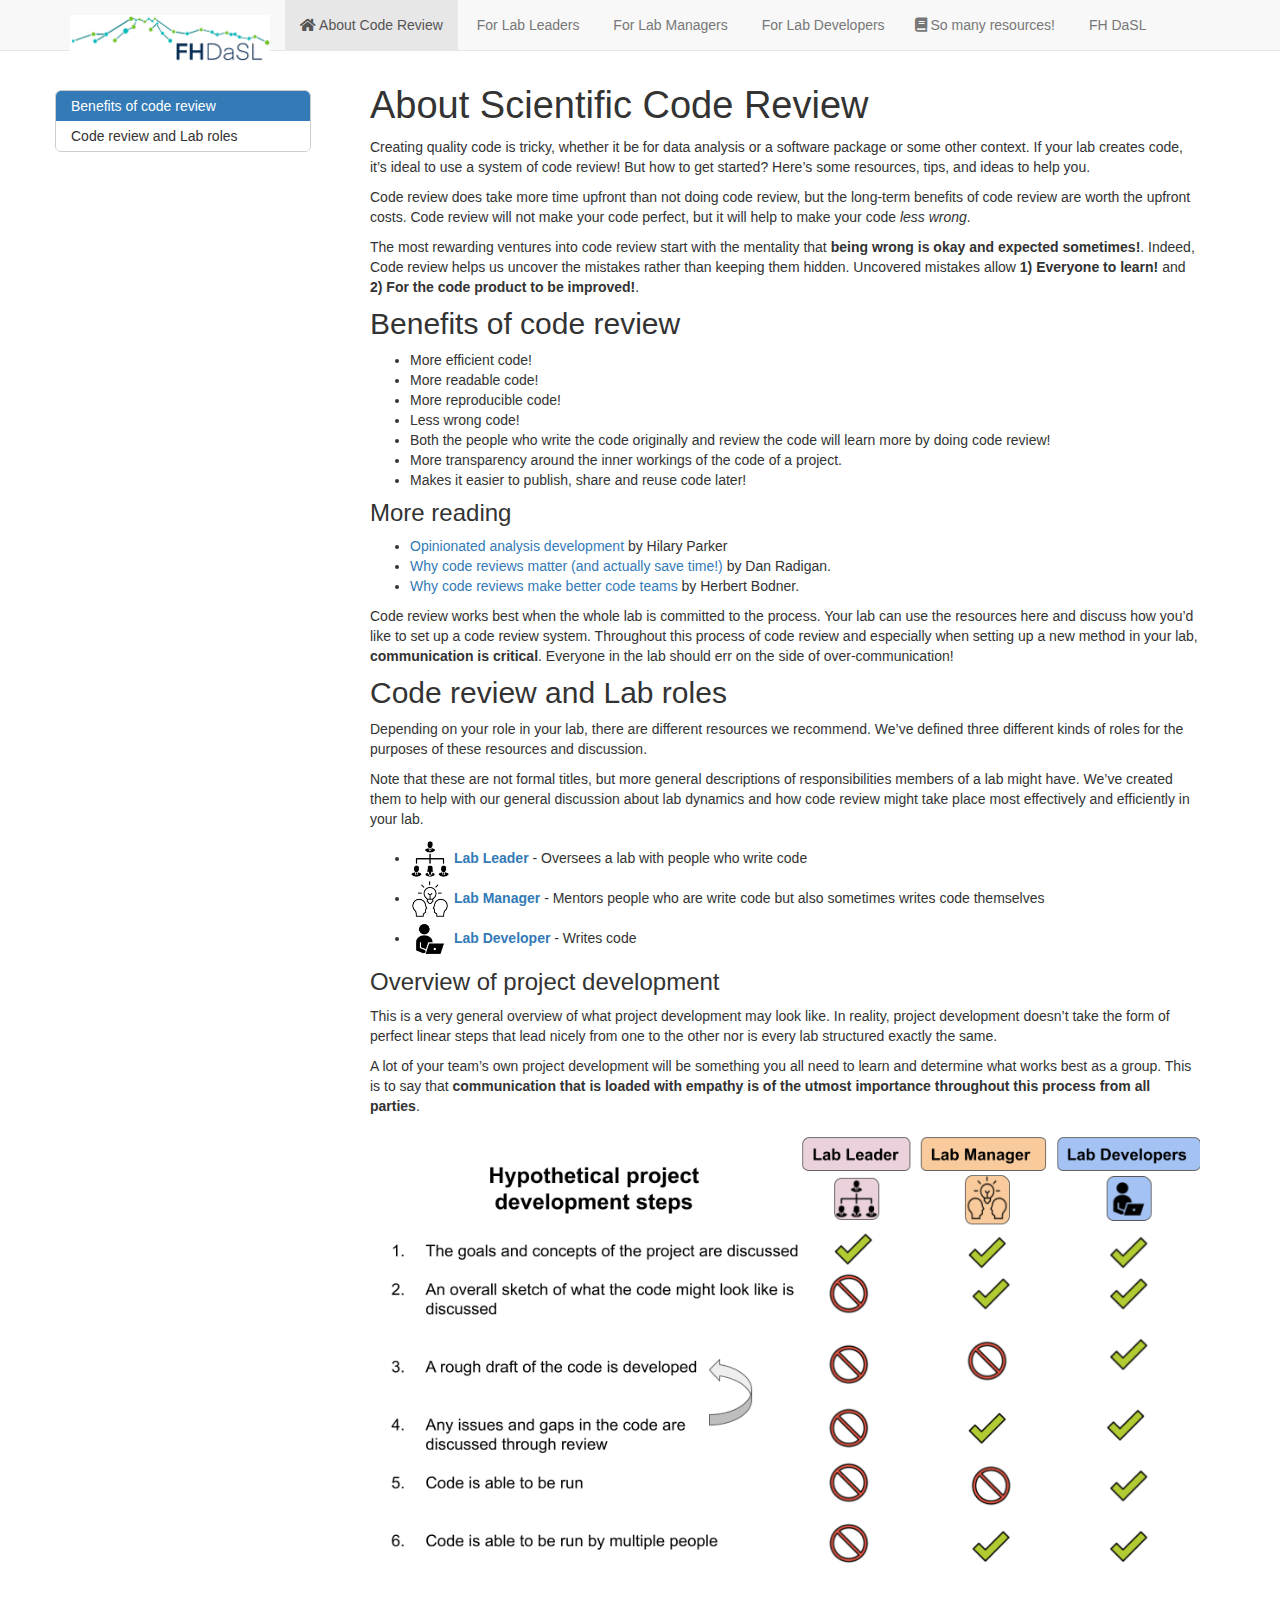
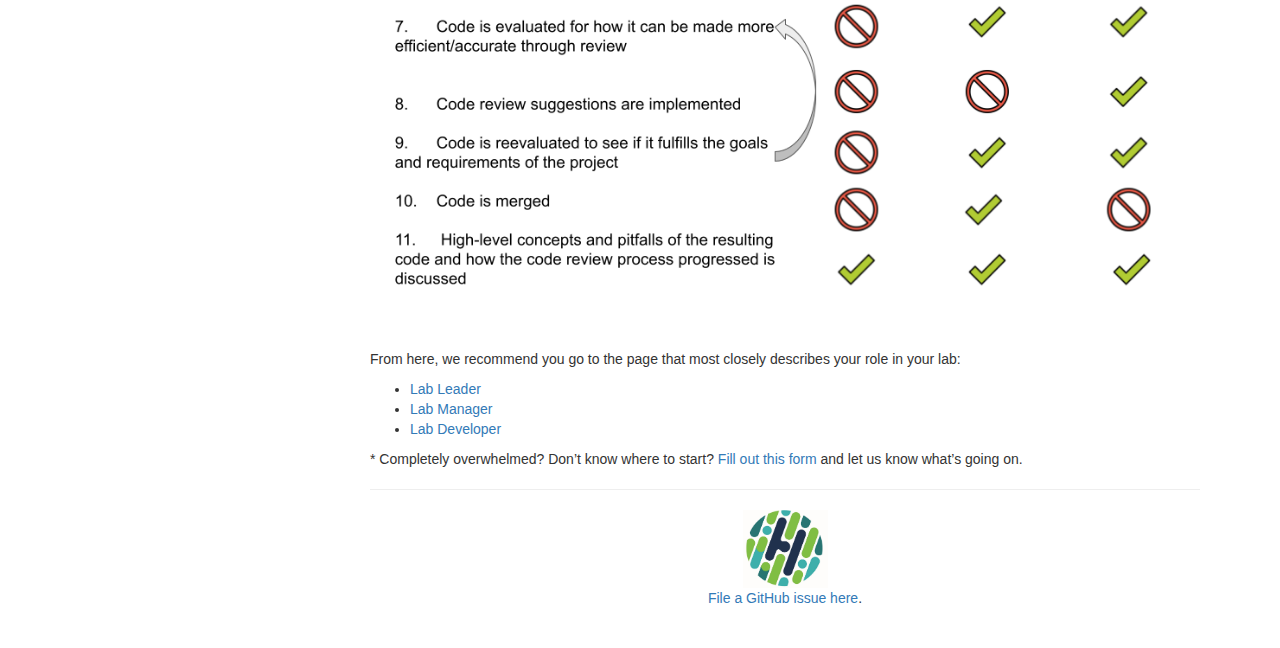
<file: index.html>
<!DOCTYPE html>

<html>

<head>

<meta charset="utf-8" />
<meta name="generator" content="pandoc" />
<meta http-equiv="X-UA-Compatible" content="IE=EDGE" />




<title>About Scientific Code Review</title>

<script src="site_libs/header-attrs-2.10/header-attrs.js"></script>
<script src="site_libs/jquery-1.11.3/jquery.min.js"></script>
<meta name="viewport" content="width=device-width, initial-scale=1" />
<link href="site_libs/bootstrap-3.3.5/css/bootstrap.min.css" rel="stylesheet" />
<script src="site_libs/bootstrap-3.3.5/js/bootstrap.min.js"></script>
<script src="site_libs/bootstrap-3.3.5/shim/html5shiv.min.js"></script>
<script src="site_libs/bootstrap-3.3.5/shim/respond.min.js"></script>
<style>h1 {font-size: 34px;}
       h1.title {font-size: 38px;}
       h2 {font-size: 30px;}
       h3 {font-size: 24px;}
       h4 {font-size: 18px;}
       h5 {font-size: 16px;}
       h6 {font-size: 12px;}
       code {color: inherit; background-color: rgba(0, 0, 0, 0.04);}
       pre:not([class]) { background-color: white }</style>
<script src="site_libs/jqueryui-1.11.4/jquery-ui.min.js"></script>
<link href="site_libs/tocify-1.9.1/jquery.tocify.css" rel="stylesheet" />
<script src="site_libs/tocify-1.9.1/jquery.tocify.js"></script>
<script src="site_libs/navigation-1.1/tabsets.js"></script>
<link href="site_libs/highlightjs-9.12.0/default.css" rel="stylesheet" />
<script src="site_libs/highlightjs-9.12.0/highlight.js"></script>
<link href="site_libs/font-awesome-5.1.0/css/all.css" rel="stylesheet" />
<link href="site_libs/font-awesome-5.1.0/css/v4-shims.css" rel="stylesheet" />
<link rel="shortcut icon" href="https://github.com/FredHutch/data/raw/main/resources/images/favicon.ico" />
 <!--- go to https://favicon.io/favicon-converter/ to upload an image to make a new favicon.io. You will need to replace the current favicon.io image with the one in the downloaded directory from the website. The current image is in the resources/images/ directory --->

<style type="text/css">
  code{white-space: pre-wrap;}
  span.smallcaps{font-variant: small-caps;}
  span.underline{text-decoration: underline;}
  div.column{display: inline-block; vertical-align: top; width: 50%;}
  div.hanging-indent{margin-left: 1.5em; text-indent: -1.5em;}
  ul.task-list{list-style: none;}
    </style>

<style type="text/css">code{white-space: pre;}</style>
<script type="text/javascript">
if (window.hljs) {
  hljs.configure({languages: []});
  hljs.initHighlightingOnLoad();
  if (document.readyState && document.readyState === "complete") {
    window.setTimeout(function() { hljs.initHighlighting(); }, 0);
  }
}
</script>





<link rel="stylesheet" href="style.css" type="text/css" />



<style type = "text/css">
.main-container {
  max-width: 940px;
  margin-left: auto;
  margin-right: auto;
}
img {
  max-width:100%;
}
.tabbed-pane {
  padding-top: 12px;
}
.html-widget {
  margin-bottom: 20px;
}
button.code-folding-btn:focus {
  outline: none;
}
summary {
  display: list-item;
}
pre code {
  padding: 0;
}
</style>


<style type="text/css">
.dropdown-submenu {
  position: relative;
}
.dropdown-submenu>.dropdown-menu {
  top: 0;
  left: 100%;
  margin-top: -6px;
  margin-left: -1px;
  border-radius: 0 6px 6px 6px;
}
.dropdown-submenu:hover>.dropdown-menu {
  display: block;
}
.dropdown-submenu>a:after {
  display: block;
  content: " ";
  float: right;
  width: 0;
  height: 0;
  border-color: transparent;
  border-style: solid;
  border-width: 5px 0 5px 5px;
  border-left-color: #cccccc;
  margin-top: 5px;
  margin-right: -10px;
}
.dropdown-submenu:hover>a:after {
  border-left-color: #adb5bd;
}
.dropdown-submenu.pull-left {
  float: none;
}
.dropdown-submenu.pull-left>.dropdown-menu {
  left: -100%;
  margin-left: 10px;
  border-radius: 6px 0 6px 6px;
}
</style>

<script type="text/javascript">
// manage active state of menu based on current page
$(document).ready(function () {
  // active menu anchor
  href = window.location.pathname
  href = href.substr(href.lastIndexOf('/') + 1)
  if (href === "")
    href = "index.html";
  var menuAnchor = $('a[href="' + href + '"]');

  // mark it active
  menuAnchor.tab('show');

  // if it's got a parent navbar menu mark it active as well
  menuAnchor.closest('li.dropdown').addClass('active');

  // Navbar adjustments
  var navHeight = $(".navbar").first().height() + 15;
  var style = document.createElement('style');
  var pt = "padding-top: " + navHeight + "px; ";
  var mt = "margin-top: -" + navHeight + "px; ";
  var css = "";
  // offset scroll position for anchor links (for fixed navbar)
  for (var i = 1; i <= 6; i++) {
    css += ".section h" + i + "{ " + pt + mt + "}\n";
  }
  style.innerHTML = "body {" + pt + "padding-bottom: 40px; }\n" + css;
  document.head.appendChild(style);
});
</script>

<!-- tabsets -->

<style type="text/css">
.tabset-dropdown > .nav-tabs {
  display: inline-table;
  max-height: 500px;
  min-height: 44px;
  overflow-y: auto;
  border: 1px solid #ddd;
  border-radius: 4px;
}

.tabset-dropdown > .nav-tabs > li.active:before {
  content: "";
  font-family: 'Glyphicons Halflings';
  display: inline-block;
  padding: 10px;
  border-right: 1px solid #ddd;
}

.tabset-dropdown > .nav-tabs.nav-tabs-open > li.active:before {
  content: "&#xe258;";
  border: none;
}

.tabset-dropdown > .nav-tabs.nav-tabs-open:before {
  content: "";
  font-family: 'Glyphicons Halflings';
  display: inline-block;
  padding: 10px;
  border-right: 1px solid #ddd;
}

.tabset-dropdown > .nav-tabs > li.active {
  display: block;
}

.tabset-dropdown > .nav-tabs > li > a,
.tabset-dropdown > .nav-tabs > li > a:focus,
.tabset-dropdown > .nav-tabs > li > a:hover {
  border: none;
  display: inline-block;
  border-radius: 4px;
  background-color: transparent;
}

.tabset-dropdown > .nav-tabs.nav-tabs-open > li {
  display: block;
  float: none;
}

.tabset-dropdown > .nav-tabs > li {
  display: none;
}
</style>

<!-- code folding -->



<style type="text/css">

#TOC {
  margin: 25px 0px 20px 0px;
}
@media (max-width: 768px) {
#TOC {
  position: relative;
  width: 100%;
}
}

@media print {
.toc-content {
  /* see https://github.com/w3c/csswg-drafts/issues/4434 */
  float: right;
}
}

.toc-content {
  padding-left: 30px;
  padding-right: 40px;
}

div.main-container {
  max-width: 1200px;
}

div.tocify {
  width: 20%;
  max-width: 260px;
  max-height: 85%;
}

@media (min-width: 768px) and (max-width: 991px) {
  div.tocify {
    width: 25%;
  }
}

@media (max-width: 767px) {
  div.tocify {
    width: 100%;
    max-width: none;
  }
}

.tocify ul, .tocify li {
  line-height: 20px;
}

.tocify-subheader .tocify-item {
  font-size: 0.90em;
}

.tocify .list-group-item {
  border-radius: 0px;
}


</style>



</head>

<body>


<div class="container-fluid main-container">


<!-- setup 3col/9col grid for toc_float and main content  -->
<div class="row">
<div class="col-xs-12 col-sm-4 col-md-3">
<div id="TOC" class="tocify">
</div>
</div>

<div class="toc-content col-xs-12 col-sm-8 col-md-9">




<div class="navbar navbar-default  navbar-fixed-top" role="navigation">
  <div class="container">
    <div class="navbar-header">
      <button type="button" class="navbar-toggle collapsed" data-toggle="collapse" data-target="#navbar">
        <span class="icon-bar"></span>
        <span class="icon-bar"></span>
        <span class="icon-bar"></span>
      </button>
      <a class="navbar-brand" href="index.html"><img src='images/fhdasl-brothers.png' width = '200px'/></a>
    </div>
    <div id="navbar" class="navbar-collapse collapse">
      <ul class="nav navbar-nav">
        <li>
  <a href="index.html">
    <span class="fa fa-home"></span>
     
    About Code Review
  </a>
</li>
<li>
  <a href="lab_leaders.html">
    <span class="fa fa-person-chalkboard"></span>
     
    For Lab Leaders
  </a>
</li>
<li>
  <a href="lab_managers.html">
    <span class="fa fa-users-between-lines"></span>
     
    For Lab Managers
  </a>
</li>
<li>
  <a href="lab_developers.html">
    <span class="fa fa-users-gear"></span>
     
    For Lab Developers
  </a>
</li>
<li>
  <a href="more_resources.html">
    <span class="fa fa-book"></span>
     
    So many resources!
  </a>
</li>
<li>
  <a href="https://hutchdatascience.org">
    <span class="fa fa-code-merge"></span>
     
    FH DaSL
  </a>
</li>
      </ul>
      <ul class="nav navbar-nav navbar-right">
        
      </ul>
    </div><!--/.nav-collapse -->
  </div><!--/.container -->
</div><!--/.navbar -->

<div id="header">



<h1 class="title toc-ignore">About Scientific Code Review</h1>

</div>


<p>Creating quality code is tricky, whether it be for data analysis or a software package or some other context. If your lab creates code, it’s ideal to use a system of code review! But how to get started? Here’s some resources, tips, and ideas to help you.</p>
<p>Code review does take more time upfront than not doing code review, but the long-term benefits of code review are worth the upfront costs. Code review will not make your code perfect, but it will help to make your code <em>less wrong</em>.</p>
<p>The most rewarding ventures into code review start with the mentality that <strong>being wrong is okay and expected sometimes!</strong>. Indeed, Code review helps us uncover the mistakes rather than keeping them hidden. Uncovered mistakes allow <strong>1) Everyone to learn!</strong> and <strong>2) For the code product to be improved!</strong>.</p>
<div id="benefits-of-code-review" class="section level2">
<h2>Benefits of code review</h2>
<ul>
<li>More efficient code!</li>
<li>More readable code!</li>
<li>More reproducible code!</li>
<li>Less wrong code!</li>
<li>Both the people who write the code originally and review the code will learn more by doing code review!</li>
<li>More transparency around the inner workings of the code of a project.</li>
<li>Makes it easier to publish, share and reuse code later!</li>
</ul>
<div id="more-reading" class="section level3">
<h3>More reading</h3>
<ul>
<li><a href="https://doi.org/10.7287/peerj.preprints.3210v1">Opinionated analysis development</a> by Hilary Parker</li>
<li><a href="https://www.atlassian.com/agile/software-development/code-reviews">Why code reviews matter (and actually save time!)</a> by Dan Radigan.</li>
<li><a href="https://simpleprogrammer.com/why-code-reviews-make-better-code-teams/">Why code reviews make better code teams</a> by Herbert Bodner.</li>
</ul>
<p>Code review works best when the whole lab is committed to the process. Your lab can use the resources here and discuss how you’d like to set up a code review system. Throughout this process of code review and especially when setting up a new method in your lab, <strong>communication is critical</strong>. Everyone in the lab should err on the side of over-communication!</p>
</div>
</div>
<div id="code-review-and-lab-roles" class="section level2">
<h2>Code review and Lab roles</h2>
<p>Depending on your role in your lab, there are different resources we recommend. We’ve defined three different kinds of roles for the purposes of these resources and discussion.</p>
<p>Note that these are not formal titles, but more general descriptions of responsibilities members of a lab might have. We’ve created them to help with our general discussion about lab dynamics and how code review might take place most effectively and efficiently in your lab.</p>
<ul>
<li><img src='resources/images/leader.png' width = '40px'> <a href="#resources-for-lab-leaders"><strong>Lab Leader</strong></a> - Oversees a lab with people who write code</li>
<li><img src='resources/images/manager.png' width = '40px'> <a href="#resources-for-lab-managers"><strong>Lab Manager</strong></a> - Mentors people who are write code but also sometimes writes code themselves</li>
<li><img src='resources/images/developer.png' width = '40px'> <a href="#resources-for-lab-developers"><strong>Lab Developer</strong></a> - Writes code</li>
</ul>
<div id="overview-of-project-development" class="section level3">
<h3>Overview of project development</h3>
<p>This is a very general overview of what project development may look like. In reality, project development doesn’t take the form of perfect linear steps that lead nicely from one to the other nor is every lab structured exactly the same.</p>
<p>A lot of your team’s own project development will be something you all need to learn and determine what works best as a group. This is to say that <strong>communication that is loaded with empathy is of the utmost importance throughout this process from all parties</strong>.</p>
<p><img src="resources/images/lab_roles_2.png" /> <img src="resources/images/lab_roles_3.png" /></p>
<p>From here, we recommend you go to the page that most closely describes your role in your lab:</p>
<ul>
<li><a href="lab_leaders.html">Lab Leader</a></li>
<li><a href="lab_managers.html">Lab Manager</a></li>
<li><a href="lab_developers.html">Lab Developer</a></li>
</ul>
<p>* Completely overwhelmed? Don’t know where to start? <a href="https://forms.gle/8WkKbbpjg6AXTuMW7">Fill out this form</a> and let us know what’s going on.</p>
</div>
</div>

<hr>
<center>
  <div class="footer">
    <img src="resources/images/FredHutch_v_tag_4col_cmyk.jpg" width=85>
    <br>
    <a href="https://github.com/jhudsl/OTTR_Template/issues/new/choose">File a GitHub issue here</a>.
  </div>
</center>


</div>
</div>

</div>

<script>

// add bootstrap table styles to pandoc tables
function bootstrapStylePandocTables() {
  $('tr.odd').parent('tbody').parent('table').addClass('table table-condensed');
}
$(document).ready(function () {
  bootstrapStylePandocTables();
});


</script>

<!-- tabsets -->

<script>
$(document).ready(function () {
  window.buildTabsets("TOC");
});

$(document).ready(function () {
  $('.tabset-dropdown > .nav-tabs > li').click(function () {
    $(this).parent().toggleClass('nav-tabs-open');
  });
});
</script>

<!-- code folding -->

<script>
$(document).ready(function ()  {

    // temporarily add toc-ignore selector to headers for the consistency with Pandoc
    $('.unlisted.unnumbered').addClass('toc-ignore')

    // move toc-ignore selectors from section div to header
    $('div.section.toc-ignore')
        .removeClass('toc-ignore')
        .children('h1,h2,h3,h4,h5').addClass('toc-ignore');

    // establish options
    var options = {
      selectors: "h1,h2,h3",
      theme: "bootstrap3",
      context: '.toc-content',
      hashGenerator: function (text) {
        return text.replace(/[.\\/?&!#<>]/g, '').replace(/\s/g, '_');
      },
      ignoreSelector: ".toc-ignore",
      scrollTo: 0
    };
    options.showAndHide = true;
    options.smoothScroll = true;

    // tocify
    var toc = $("#TOC").tocify(options).data("toc-tocify");
});
</script>

<!-- dynamically load mathjax for compatibility with self-contained -->
<script>
  (function () {
    var script = document.createElement("script");
    script.type = "text/javascript";
    script.src  = "https://mathjax.rstudio.com/latest/MathJax.js?config=TeX-AMS-MML_HTMLorMML";
    document.getElementsByTagName("head")[0].appendChild(script);
  })();
</script>

</body>
</html>
</file>
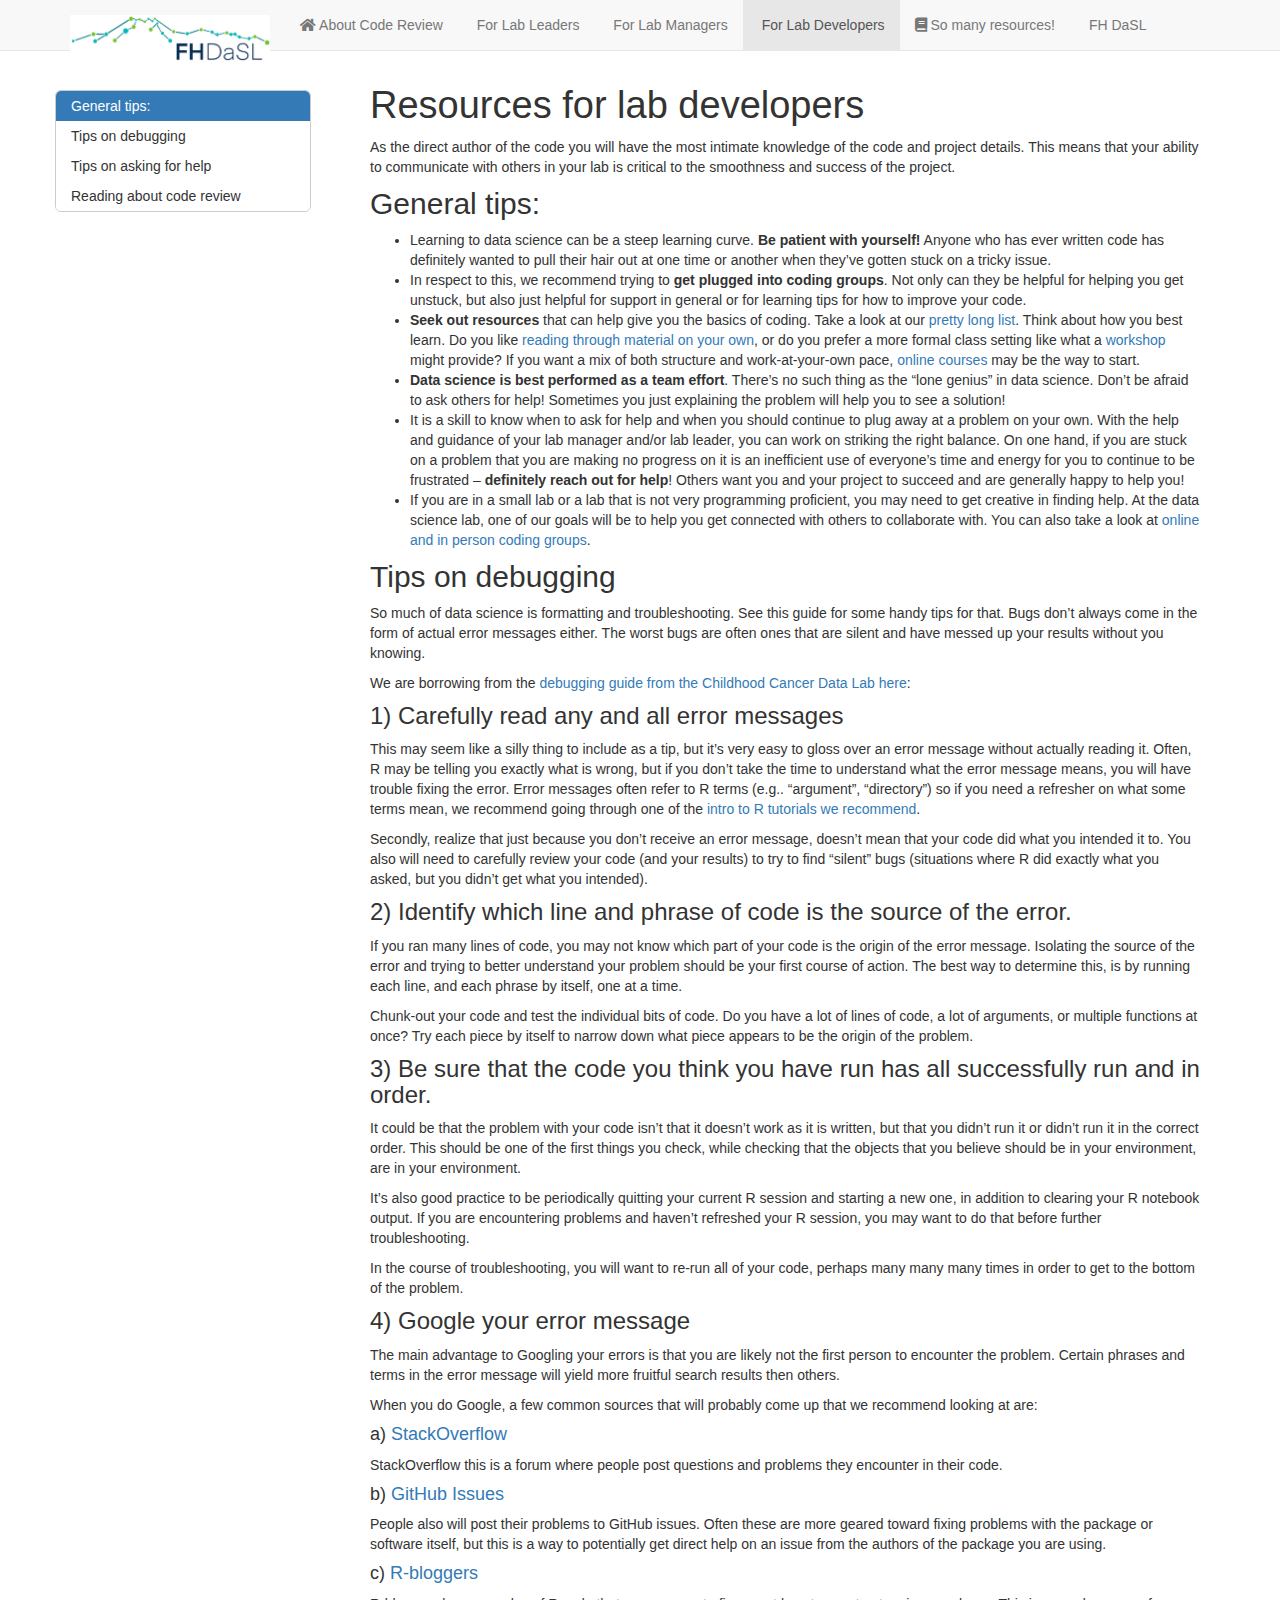
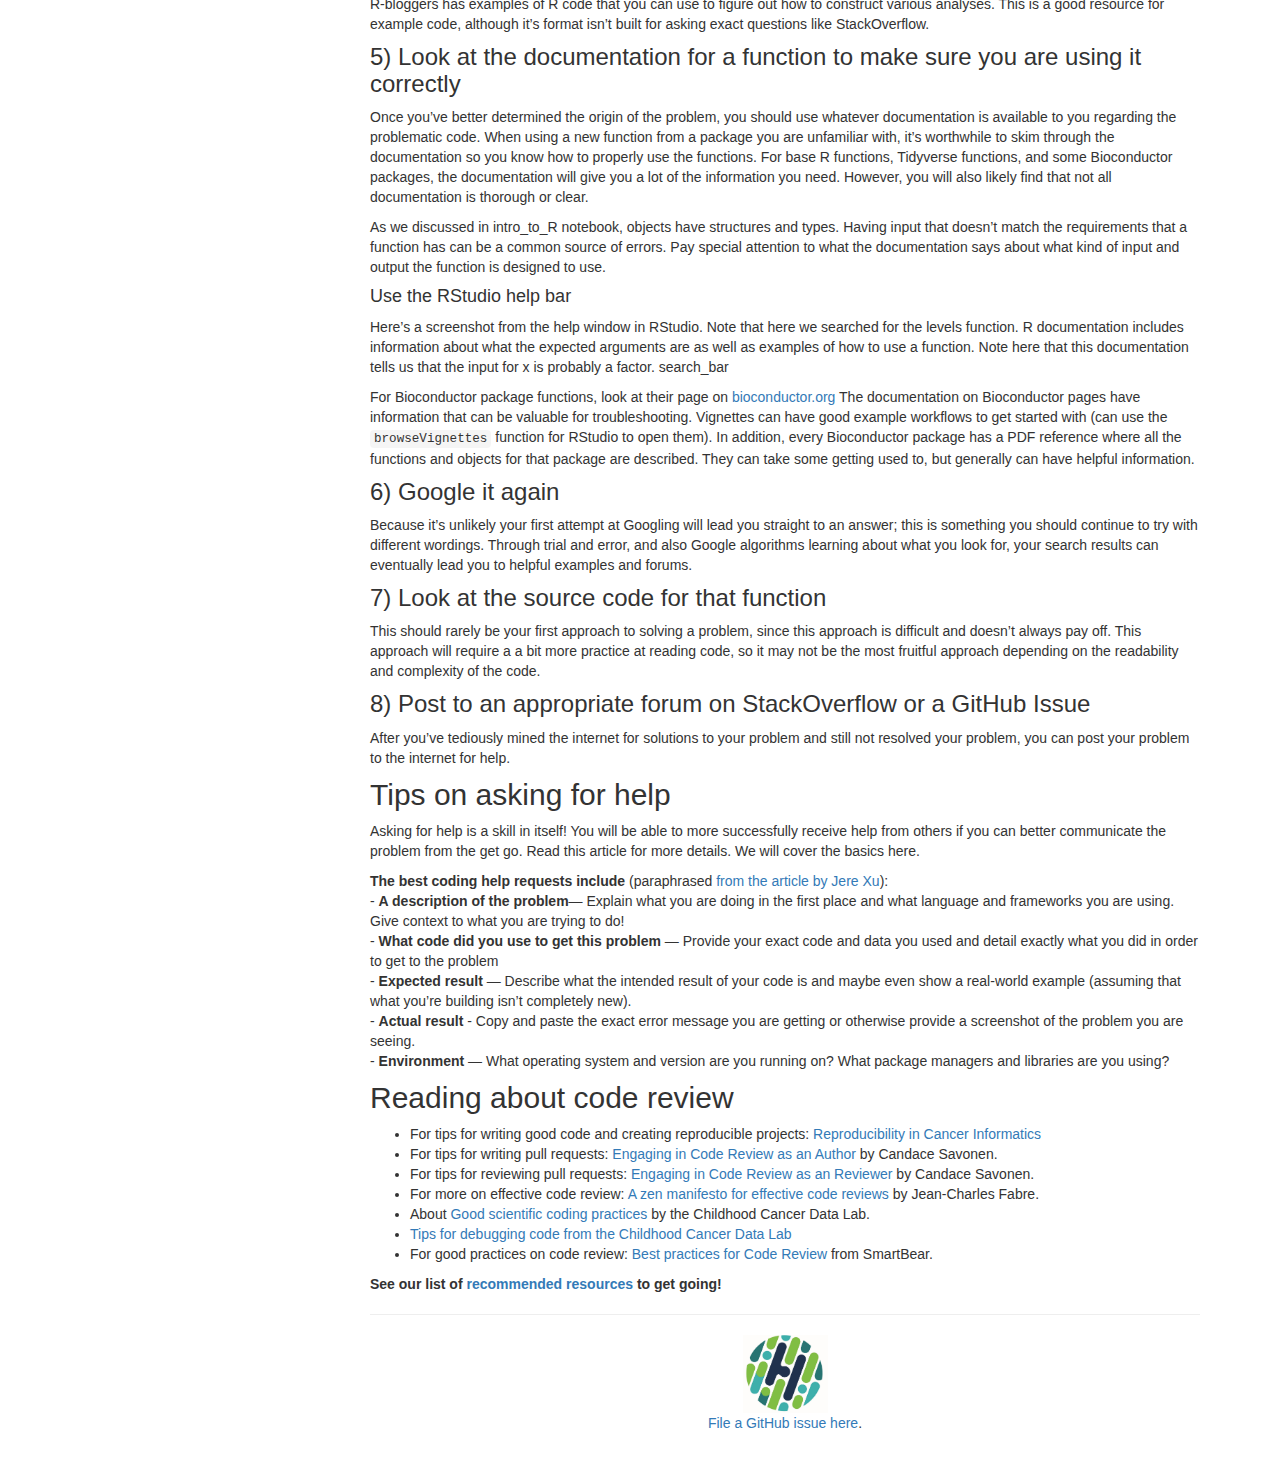
<file: lab_developers.html>
<!DOCTYPE html>

<html>

<head>

<meta charset="utf-8" />
<meta name="generator" content="pandoc" />
<meta http-equiv="X-UA-Compatible" content="IE=EDGE" />




<title>Resources for lab developers</title>

<script src="site_libs/header-attrs-2.10/header-attrs.js"></script>
<script src="site_libs/jquery-1.11.3/jquery.min.js"></script>
<meta name="viewport" content="width=device-width, initial-scale=1" />
<link href="site_libs/bootstrap-3.3.5/css/bootstrap.min.css" rel="stylesheet" />
<script src="site_libs/bootstrap-3.3.5/js/bootstrap.min.js"></script>
<script src="site_libs/bootstrap-3.3.5/shim/html5shiv.min.js"></script>
<script src="site_libs/bootstrap-3.3.5/shim/respond.min.js"></script>
<style>h1 {font-size: 34px;}
       h1.title {font-size: 38px;}
       h2 {font-size: 30px;}
       h3 {font-size: 24px;}
       h4 {font-size: 18px;}
       h5 {font-size: 16px;}
       h6 {font-size: 12px;}
       code {color: inherit; background-color: rgba(0, 0, 0, 0.04);}
       pre:not([class]) { background-color: white }</style>
<script src="site_libs/jqueryui-1.11.4/jquery-ui.min.js"></script>
<link href="site_libs/tocify-1.9.1/jquery.tocify.css" rel="stylesheet" />
<script src="site_libs/tocify-1.9.1/jquery.tocify.js"></script>
<script src="site_libs/navigation-1.1/tabsets.js"></script>
<link href="site_libs/highlightjs-9.12.0/default.css" rel="stylesheet" />
<script src="site_libs/highlightjs-9.12.0/highlight.js"></script>
<link href="site_libs/font-awesome-5.1.0/css/all.css" rel="stylesheet" />
<link href="site_libs/font-awesome-5.1.0/css/v4-shims.css" rel="stylesheet" />
<link rel="shortcut icon" href="https://github.com/FredHutch/data/raw/main/resources/images/favicon.ico" />
 <!--- go to https://favicon.io/favicon-converter/ to upload an image to make a new favicon.io. You will need to replace the current favicon.io image with the one in the downloaded directory from the website. The current image is in the resources/images/ directory --->

<style type="text/css">
  code{white-space: pre-wrap;}
  span.smallcaps{font-variant: small-caps;}
  span.underline{text-decoration: underline;}
  div.column{display: inline-block; vertical-align: top; width: 50%;}
  div.hanging-indent{margin-left: 1.5em; text-indent: -1.5em;}
  ul.task-list{list-style: none;}
    </style>

<style type="text/css">code{white-space: pre;}</style>
<script type="text/javascript">
if (window.hljs) {
  hljs.configure({languages: []});
  hljs.initHighlightingOnLoad();
  if (document.readyState && document.readyState === "complete") {
    window.setTimeout(function() { hljs.initHighlighting(); }, 0);
  }
}
</script>





<link rel="stylesheet" href="style.css" type="text/css" />



<style type = "text/css">
.main-container {
  max-width: 940px;
  margin-left: auto;
  margin-right: auto;
}
img {
  max-width:100%;
}
.tabbed-pane {
  padding-top: 12px;
}
.html-widget {
  margin-bottom: 20px;
}
button.code-folding-btn:focus {
  outline: none;
}
summary {
  display: list-item;
}
pre code {
  padding: 0;
}
</style>


<style type="text/css">
.dropdown-submenu {
  position: relative;
}
.dropdown-submenu>.dropdown-menu {
  top: 0;
  left: 100%;
  margin-top: -6px;
  margin-left: -1px;
  border-radius: 0 6px 6px 6px;
}
.dropdown-submenu:hover>.dropdown-menu {
  display: block;
}
.dropdown-submenu>a:after {
  display: block;
  content: " ";
  float: right;
  width: 0;
  height: 0;
  border-color: transparent;
  border-style: solid;
  border-width: 5px 0 5px 5px;
  border-left-color: #cccccc;
  margin-top: 5px;
  margin-right: -10px;
}
.dropdown-submenu:hover>a:after {
  border-left-color: #adb5bd;
}
.dropdown-submenu.pull-left {
  float: none;
}
.dropdown-submenu.pull-left>.dropdown-menu {
  left: -100%;
  margin-left: 10px;
  border-radius: 6px 0 6px 6px;
}
</style>

<script type="text/javascript">
// manage active state of menu based on current page
$(document).ready(function () {
  // active menu anchor
  href = window.location.pathname
  href = href.substr(href.lastIndexOf('/') + 1)
  if (href === "")
    href = "index.html";
  var menuAnchor = $('a[href="' + href + '"]');

  // mark it active
  menuAnchor.tab('show');

  // if it's got a parent navbar menu mark it active as well
  menuAnchor.closest('li.dropdown').addClass('active');

  // Navbar adjustments
  var navHeight = $(".navbar").first().height() + 15;
  var style = document.createElement('style');
  var pt = "padding-top: " + navHeight + "px; ";
  var mt = "margin-top: -" + navHeight + "px; ";
  var css = "";
  // offset scroll position for anchor links (for fixed navbar)
  for (var i = 1; i <= 6; i++) {
    css += ".section h" + i + "{ " + pt + mt + "}\n";
  }
  style.innerHTML = "body {" + pt + "padding-bottom: 40px; }\n" + css;
  document.head.appendChild(style);
});
</script>

<!-- tabsets -->

<style type="text/css">
.tabset-dropdown > .nav-tabs {
  display: inline-table;
  max-height: 500px;
  min-height: 44px;
  overflow-y: auto;
  border: 1px solid #ddd;
  border-radius: 4px;
}

.tabset-dropdown > .nav-tabs > li.active:before {
  content: "";
  font-family: 'Glyphicons Halflings';
  display: inline-block;
  padding: 10px;
  border-right: 1px solid #ddd;
}

.tabset-dropdown > .nav-tabs.nav-tabs-open > li.active:before {
  content: "&#xe258;";
  border: none;
}

.tabset-dropdown > .nav-tabs.nav-tabs-open:before {
  content: "";
  font-family: 'Glyphicons Halflings';
  display: inline-block;
  padding: 10px;
  border-right: 1px solid #ddd;
}

.tabset-dropdown > .nav-tabs > li.active {
  display: block;
}

.tabset-dropdown > .nav-tabs > li > a,
.tabset-dropdown > .nav-tabs > li > a:focus,
.tabset-dropdown > .nav-tabs > li > a:hover {
  border: none;
  display: inline-block;
  border-radius: 4px;
  background-color: transparent;
}

.tabset-dropdown > .nav-tabs.nav-tabs-open > li {
  display: block;
  float: none;
}

.tabset-dropdown > .nav-tabs > li {
  display: none;
}
</style>

<!-- code folding -->



<style type="text/css">

#TOC {
  margin: 25px 0px 20px 0px;
}
@media (max-width: 768px) {
#TOC {
  position: relative;
  width: 100%;
}
}

@media print {
.toc-content {
  /* see https://github.com/w3c/csswg-drafts/issues/4434 */
  float: right;
}
}

.toc-content {
  padding-left: 30px;
  padding-right: 40px;
}

div.main-container {
  max-width: 1200px;
}

div.tocify {
  width: 20%;
  max-width: 260px;
  max-height: 85%;
}

@media (min-width: 768px) and (max-width: 991px) {
  div.tocify {
    width: 25%;
  }
}

@media (max-width: 767px) {
  div.tocify {
    width: 100%;
    max-width: none;
  }
}

.tocify ul, .tocify li {
  line-height: 20px;
}

.tocify-subheader .tocify-item {
  font-size: 0.90em;
}

.tocify .list-group-item {
  border-radius: 0px;
}


</style>



</head>

<body>


<div class="container-fluid main-container">


<!-- setup 3col/9col grid for toc_float and main content  -->
<div class="row">
<div class="col-xs-12 col-sm-4 col-md-3">
<div id="TOC" class="tocify">
</div>
</div>

<div class="toc-content col-xs-12 col-sm-8 col-md-9">




<div class="navbar navbar-default  navbar-fixed-top" role="navigation">
  <div class="container">
    <div class="navbar-header">
      <button type="button" class="navbar-toggle collapsed" data-toggle="collapse" data-target="#navbar">
        <span class="icon-bar"></span>
        <span class="icon-bar"></span>
        <span class="icon-bar"></span>
      </button>
      <a class="navbar-brand" href="index.html"><img src='images/fhdasl-brothers.png' width = '200px'/></a>
    </div>
    <div id="navbar" class="navbar-collapse collapse">
      <ul class="nav navbar-nav">
        <li>
  <a href="index.html">
    <span class="fa fa-home"></span>
     
    About Code Review
  </a>
</li>
<li>
  <a href="lab_leaders.html">
    <span class="fa fa-person-chalkboard"></span>
     
    For Lab Leaders
  </a>
</li>
<li>
  <a href="lab_managers.html">
    <span class="fa fa-users-between-lines"></span>
     
    For Lab Managers
  </a>
</li>
<li>
  <a href="lab_developers.html">
    <span class="fa fa-users-gear"></span>
     
    For Lab Developers
  </a>
</li>
<li>
  <a href="more_resources.html">
    <span class="fa fa-book"></span>
     
    So many resources!
  </a>
</li>
<li>
  <a href="https://hutchdatascience.org">
    <span class="fa fa-code-merge"></span>
     
    FH DaSL
  </a>
</li>
      </ul>
      <ul class="nav navbar-nav navbar-right">
        
      </ul>
    </div><!--/.nav-collapse -->
  </div><!--/.container -->
</div><!--/.navbar -->

<div id="header">



<h1 class="title toc-ignore">Resources for lab developers</h1>

</div>


<p>As the direct author of the code you will have the most intimate knowledge of the code and project details. This means that your ability to communicate with others in your lab is critical to the smoothness and success of the project.</p>
<div id="general-tips" class="section level2">
<h2>General tips:</h2>
<ul>
<li>Learning to data science can be a steep learning curve. <strong>Be patient with yourself!</strong> Anyone who has ever written code has definitely wanted to pull their hair out at one time or another when they’ve gotten stuck on a tricky issue.<br />
</li>
<li>In respect to this, we recommend trying to <strong>get plugged into coding groups</strong>. Not only can they be helpful for helping you get unstuck, but also just helpful for support in general or for learning tips for how to improve your code.<br />
</li>
<li><strong>Seek out resources</strong> that can help give you the basics of coding. Take a look at our <a href="./more_resources.html">pretty long list</a>. Think about how you best learn. Do you like <a href="./more_resources.html#Free-online-resources">reading through material on your own</a>, or do you prefer a more formal class setting like what a <a href="./more_resources.html#training-networks">workshop</a> might provide? If you want a mix of both structure and work-at-your-own pace, <a href="./more_resources.html#learn-on-your-own-courses">online courses</a> may be the way to start.<br />
</li>
<li><strong>Data science is best performed as a team effort</strong>. There’s no such thing as the “lone genius” in data science. Don’t be afraid to ask others for help! Sometimes you just explaining the problem will help you to see a solution!<br />
</li>
<li>It is a skill to know when to ask for help and when you should continue to plug away at a problem on your own. With the help and guidance of your lab manager and/or lab leader, you can work on striking the right balance. On one hand, if you are stuck on a problem that you are making no progress on it is an inefficient use of everyone’s time and energy for you to continue to be frustrated – <strong>definitely reach out for help</strong>! Others want you and your project to succeed and are generally happy to help you!<br />
</li>
<li>If you are in a small lab or a lab that is not very programming proficient, you may need to get creative in finding help. At the data science lab, one of our goals will be to help you get connected with others to collaborate with. You can also take a look at <a href="./more_resources.html#groups-for-discussing-code">online and in person coding groups</a>.</li>
</ul>
</div>
<div id="tips-on-debugging" class="section level2">
<h2>Tips on debugging</h2>
<p>So much of data science is formatting and troubleshooting. See this guide for some handy tips for that. Bugs don’t always come in the form of actual error messages either. The worst bugs are often ones that are silent and have messed up your results without you knowing.</p>
<p>We are borrowing from the <a href="https://github.com/AlexsLemonade/training-modules/blob/master/intro-to-R-tidyverse/00b-debugging_resources.md">debugging guide from the Childhood Cancer Data Lab here</a>:</p>
<div id="carefully-read-any-and-all-error-messages" class="section level3">
<h3>1) Carefully read any and all error messages</h3>
<p>This may seem like a silly thing to include as a tip, but it’s very easy to gloss over an error message without actually reading it. Often, R may be telling you exactly what is wrong, but if you don’t take the time to understand what the error message means, you will have trouble fixing the error. Error messages often refer to R terms (e.g.. “argument”, “directory”) so if you need a refresher on what some terms mean, we recommend going through one of the <a href="./more_resources.html#r_and_tidyverse">intro to R tutorials we recommend</a>.</p>
<p>Secondly, realize that just because you don’t receive an error message, doesn’t mean that your code did what you intended it to. You also will need to carefully review your code (and your results) to try to find “silent” bugs (situations where R did exactly what you asked, but you didn’t get what you intended).</p>
</div>
<div id="identify-which-line-and-phrase-of-code-is-the-source-of-the-error." class="section level3">
<h3>2) Identify which line and phrase of code is the source of the error.</h3>
<p>If you ran many lines of code, you may not know which part of your code is the origin of the error message. Isolating the source of the error and trying to better understand your problem should be your first course of action. The best way to determine this, is by running each line, and each phrase by itself, one at a time.</p>
<p>Chunk-out your code and test the individual bits of code. Do you have a lot of lines of code, a lot of arguments, or multiple functions at once? Try each piece by itself to narrow down what piece appears to be the origin of the problem.</p>
</div>
<div id="be-sure-that-the-code-you-think-you-have-run-has-all-successfully-run-and-in-order." class="section level3">
<h3>3) Be sure that the code you think you have run has all successfully run and in order.</h3>
<p>It could be that the problem with your code isn’t that it doesn’t work as it is written, but that you didn’t run it or didn’t run it in the correct order. This should be one of the first things you check, while checking that the objects that you believe should be in your environment, are in your environment.</p>
<p>It’s also good practice to be periodically quitting your current R session and starting a new one, in addition to clearing your R notebook output. If you are encountering problems and haven’t refreshed your R session, you may want to do that before further troubleshooting.</p>
<p>In the course of troubleshooting, you will want to re-run all of your code, perhaps many many many times in order to get to the bottom of the problem.</p>
</div>
<div id="google-your-error-message" class="section level3">
<h3>4) Google your error message</h3>
<p>The main advantage to Googling your errors is that you are likely not the first person to encounter the problem. Certain phrases and terms in the error message will yield more fruitful search results then others.</p>
<p>When you do Google, a few common sources that will probably come up that we recommend looking at are:</p>
<div id="a-stackoverflow" class="section level4">
<h4>a) <a href="https://stackoverflow.com/">StackOverflow</a></h4>
<p>StackOverflow this is a forum where people post questions and problems they encounter in their code.</p>
</div>
<div id="b-github-issues" class="section level4">
<h4>b) <a href="https://docs.github.com/en/issues/tracking-your-work-with-issues/about-issues">GitHub Issues</a></h4>
<p>People also will post their problems to GitHub issues. Often these are more geared toward fixing problems with the package or software itself, but this is a way to potentially get direct help on an issue from the authors of the package you are using.</p>
</div>
<div id="c-r-bloggers" class="section level4">
<h4>c) <a href="https://www.r-bloggers.com/">R-bloggers</a></h4>
<p>R-bloggers has examples of R code that you can use to figure out how to construct various analyses. This is a good resource for example code, although it’s format isn’t built for asking exact questions like StackOverflow.</p>
</div>
</div>
<div id="look-at-the-documentation-for-a-function-to-make-sure-you-are-using-it-correctly" class="section level3">
<h3>5) Look at the documentation for a function to make sure you are using it correctly</h3>
<p>Once you’ve better determined the origin of the problem, you should use whatever documentation is available to you regarding the problematic code. When using a new function from a package you are unfamiliar with, it’s worthwhile to skim through the documentation so you know how to properly use the functions. For base R functions, Tidyverse functions, and some Bioconductor packages, the documentation will give you a lot of the information you need. However, you will also likely find that not all documentation is thorough or clear.</p>
<p>As we discussed in intro_to_R notebook, objects have structures and types. Having input that doesn’t match the requirements that a function has can be a common source of errors. Pay special attention to what the documentation says about what kind of input and output the function is designed to use.</p>
<div id="use-the-rstudio-help-bar" class="section level4">
<h4>Use the RStudio help bar</h4>
<p>Here’s a screenshot from the help window in RStudio. Note that here we searched for the levels function. R documentation includes information about what the expected arguments are as well as examples of how to use a function. Note here that this documentation tells us that the input for x is probably a factor. search_bar</p>
<p>For Bioconductor package functions, look at their page on <a href="https://bioconductor.org/">bioconductor.org</a> The documentation on Bioconductor pages have information that can be valuable for troubleshooting. Vignettes can have good example workflows to get started with (can use the <code>browseVignettes</code> function for RStudio to open them). In addition, every Bioconductor package has a PDF reference where all the functions and objects for that package are described. They can take some getting used to, but generally can have helpful information.</p>
</div>
</div>
<div id="google-it-again" class="section level3">
<h3>6) Google it again</h3>
<p>Because it’s unlikely your first attempt at Googling will lead you straight to an answer; this is something you should continue to try with different wordings. Through trial and error, and also Google algorithms learning about what you look for, your search results can eventually lead you to helpful examples and forums.</p>
</div>
<div id="look-at-the-source-code-for-that-function" class="section level3">
<h3>7) Look at the source code for that function</h3>
<p>This should rarely be your first approach to solving a problem, since this approach is difficult and doesn’t always pay off. This approach will require a a bit more practice at reading code, so it may not be the most fruitful approach depending on the readability and complexity of the code.</p>
</div>
<div id="post-to-an-appropriate-forum-on-stackoverflow-or-a-github-issue" class="section level3">
<h3>8) Post to an appropriate forum on StackOverflow or a GitHub Issue</h3>
<p>After you’ve tediously mined the internet for solutions to your problem and still not resolved your problem, you can post your problem to the internet for help.</p>
</div>
</div>
<div id="tips-on-asking-for-help" class="section level2">
<h2>Tips on asking for help</h2>
<p>Asking for help is a skill in itself! You will be able to more successfully receive help from others if you can better communicate the problem from the get go. Read this article for more details. We will cover the basics here.</p>
<p><strong>The best coding help requests include</strong> (paraphrased <a href="https://betterprogramming.pub/how-to-properly-ask-for-help-in-coding-ad202751aaca">from the article by Jere Xu</a>):<br />
- <strong>A description of the problem</strong>— Explain what you are doing in the first place and what language and frameworks you are using. Give context to what you are trying to do!<br />
- <strong>What code did you use to get this problem</strong> — Provide your exact code and data you used and detail exactly what you did in order to get to the problem<br />
- <strong>Expected result</strong> — Describe what the intended result of your code is and maybe even show a real-world example (assuming that what you’re building isn’t completely new).<br />
- <strong>Actual result</strong> - Copy and paste the exact error message you are getting or otherwise provide a screenshot of the problem you are seeing.<br />
- <strong>Environment</strong> — What operating system and version are you running on? What package managers and libraries are you using?</p>
</div>
<div id="reading-about-code-review" class="section level2">
<h2>Reading about code review</h2>
<ul>
<li>For tips for writing good code and creating reproducible projects: <a href="https://jhudatascience.org/Reproducibility_in_Cancer_Informatics/">Reproducibility in Cancer Informatics</a><br />
</li>
<li>For tips for writing pull requests: <a href="https://jhudatascience.org/Adv_Reproducibility_in_Cancer_Informatics/engaging-in-code-review---as-an-author.html">Engaging in Code Review as an Author</a> by Candace Savonen.<br />
</li>
<li>For tips for reviewing pull requests: <a href="https://jhudatascience.org/Adv_Reproducibility_in_Cancer_Informatics/engaging-in-code-review---as-a-reviewer.html">Engaging in Code Review as an Reviewer</a> by Candace Savonen.<br />
</li>
<li>For more on effective code review: <a href="https://www.freecodecamp.org/news/a-zen-manifesto-for-effective-code-reviews-e30b5c95204a/">A zen manifesto for effective code reviews</a> by Jean-Charles Fabre.<br />
</li>
<li>About <a href="https://github.com/AlexsLemonade/training-modules/blob/master/intro-to-R-tidyverse/00c-good-scientific-coding-practices.md">Good scientific coding practices</a> by the Childhood Cancer Data Lab.<br />
</li>
<li><a href="https://github.com/AlexsLemonade/training-modules/blob/master/intro-to-R-tidyverse/00b-debugging_resources.md">Tips for debugging code from the Childhood Cancer Data Lab</a></li>
<li>For good practices on code review: <a href="https://smartbear.com/en/learn/code-review/best-practices-for-peer-code-review/">Best practices for Code Review</a> from SmartBear.</li>
</ul>
<p><strong>See our list of <a href="./more_resources.html">recommended resources</a> to get going!</strong></p>
</div>

<hr>
<center>
  <div class="footer">
    <img src="resources/images/FredHutch_v_tag_4col_cmyk.jpg" width=85>
    <br>
    <a href="https://github.com/jhudsl/OTTR_Template/issues/new/choose">File a GitHub issue here</a>.
  </div>
</center>


</div>
</div>

</div>

<script>

// add bootstrap table styles to pandoc tables
function bootstrapStylePandocTables() {
  $('tr.odd').parent('tbody').parent('table').addClass('table table-condensed');
}
$(document).ready(function () {
  bootstrapStylePandocTables();
});


</script>

<!-- tabsets -->

<script>
$(document).ready(function () {
  window.buildTabsets("TOC");
});

$(document).ready(function () {
  $('.tabset-dropdown > .nav-tabs > li').click(function () {
    $(this).parent().toggleClass('nav-tabs-open');
  });
});
</script>

<!-- code folding -->

<script>
$(document).ready(function ()  {

    // temporarily add toc-ignore selector to headers for the consistency with Pandoc
    $('.unlisted.unnumbered').addClass('toc-ignore')

    // move toc-ignore selectors from section div to header
    $('div.section.toc-ignore')
        .removeClass('toc-ignore')
        .children('h1,h2,h3,h4,h5').addClass('toc-ignore');

    // establish options
    var options = {
      selectors: "h1,h2,h3",
      theme: "bootstrap3",
      context: '.toc-content',
      hashGenerator: function (text) {
        return text.replace(/[.\\/?&!#<>]/g, '').replace(/\s/g, '_');
      },
      ignoreSelector: ".toc-ignore",
      scrollTo: 0
    };
    options.showAndHide = true;
    options.smoothScroll = true;

    // tocify
    var toc = $("#TOC").tocify(options).data("toc-tocify");
});
</script>

<!-- dynamically load mathjax for compatibility with self-contained -->
<script>
  (function () {
    var script = document.createElement("script");
    script.type = "text/javascript";
    script.src  = "https://mathjax.rstudio.com/latest/MathJax.js?config=TeX-AMS-MML_HTMLorMML";
    document.getElementsByTagName("head")[0].appendChild(script);
  })();
</script>

</body>
</html>
</file>
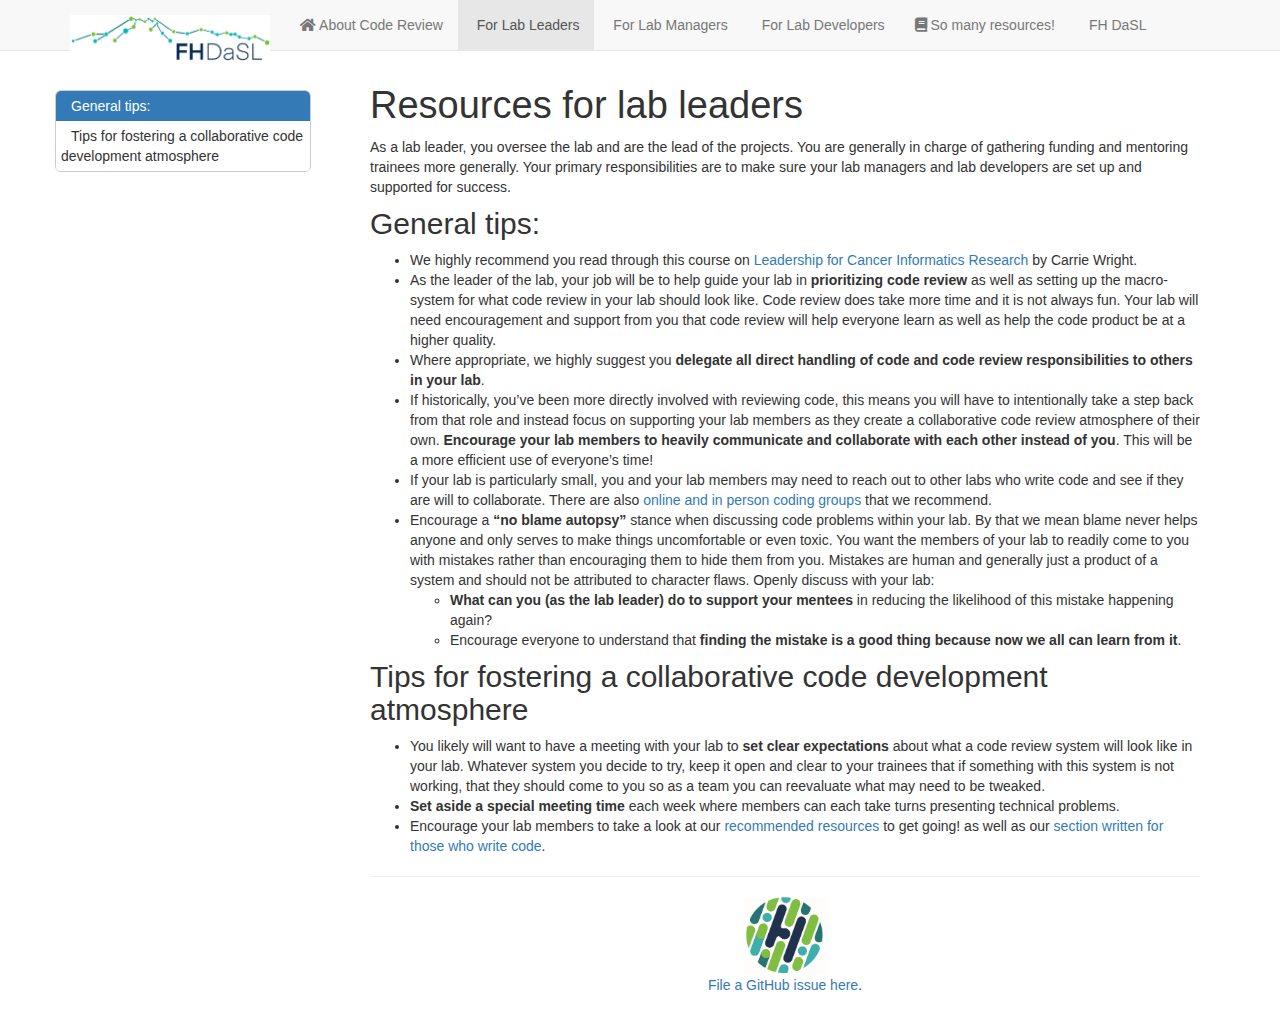
<file: lab_leaders.html>
<!DOCTYPE html>

<html>

<head>

<meta charset="utf-8" />
<meta name="generator" content="pandoc" />
<meta http-equiv="X-UA-Compatible" content="IE=EDGE" />




<title>Resources for lab leaders</title>

<script src="site_libs/header-attrs-2.10/header-attrs.js"></script>
<script src="site_libs/jquery-1.11.3/jquery.min.js"></script>
<meta name="viewport" content="width=device-width, initial-scale=1" />
<link href="site_libs/bootstrap-3.3.5/css/bootstrap.min.css" rel="stylesheet" />
<script src="site_libs/bootstrap-3.3.5/js/bootstrap.min.js"></script>
<script src="site_libs/bootstrap-3.3.5/shim/html5shiv.min.js"></script>
<script src="site_libs/bootstrap-3.3.5/shim/respond.min.js"></script>
<style>h1 {font-size: 34px;}
       h1.title {font-size: 38px;}
       h2 {font-size: 30px;}
       h3 {font-size: 24px;}
       h4 {font-size: 18px;}
       h5 {font-size: 16px;}
       h6 {font-size: 12px;}
       code {color: inherit; background-color: rgba(0, 0, 0, 0.04);}
       pre:not([class]) { background-color: white }</style>
<script src="site_libs/jqueryui-1.11.4/jquery-ui.min.js"></script>
<link href="site_libs/tocify-1.9.1/jquery.tocify.css" rel="stylesheet" />
<script src="site_libs/tocify-1.9.1/jquery.tocify.js"></script>
<script src="site_libs/navigation-1.1/tabsets.js"></script>
<link href="site_libs/highlightjs-9.12.0/default.css" rel="stylesheet" />
<script src="site_libs/highlightjs-9.12.0/highlight.js"></script>
<link href="site_libs/font-awesome-5.1.0/css/all.css" rel="stylesheet" />
<link href="site_libs/font-awesome-5.1.0/css/v4-shims.css" rel="stylesheet" />
<link rel="shortcut icon" href="https://github.com/FredHutch/data/raw/main/resources/images/favicon.ico" />
 <!--- go to https://favicon.io/favicon-converter/ to upload an image to make a new favicon.io. You will need to replace the current favicon.io image with the one in the downloaded directory from the website. The current image is in the resources/images/ directory --->

<style type="text/css">
  code{white-space: pre-wrap;}
  span.smallcaps{font-variant: small-caps;}
  span.underline{text-decoration: underline;}
  div.column{display: inline-block; vertical-align: top; width: 50%;}
  div.hanging-indent{margin-left: 1.5em; text-indent: -1.5em;}
  ul.task-list{list-style: none;}
    </style>

<style type="text/css">code{white-space: pre;}</style>
<script type="text/javascript">
if (window.hljs) {
  hljs.configure({languages: []});
  hljs.initHighlightingOnLoad();
  if (document.readyState && document.readyState === "complete") {
    window.setTimeout(function() { hljs.initHighlighting(); }, 0);
  }
}
</script>





<link rel="stylesheet" href="style.css" type="text/css" />



<style type = "text/css">
.main-container {
  max-width: 940px;
  margin-left: auto;
  margin-right: auto;
}
img {
  max-width:100%;
}
.tabbed-pane {
  padding-top: 12px;
}
.html-widget {
  margin-bottom: 20px;
}
button.code-folding-btn:focus {
  outline: none;
}
summary {
  display: list-item;
}
pre code {
  padding: 0;
}
</style>


<style type="text/css">
.dropdown-submenu {
  position: relative;
}
.dropdown-submenu>.dropdown-menu {
  top: 0;
  left: 100%;
  margin-top: -6px;
  margin-left: -1px;
  border-radius: 0 6px 6px 6px;
}
.dropdown-submenu:hover>.dropdown-menu {
  display: block;
}
.dropdown-submenu>a:after {
  display: block;
  content: " ";
  float: right;
  width: 0;
  height: 0;
  border-color: transparent;
  border-style: solid;
  border-width: 5px 0 5px 5px;
  border-left-color: #cccccc;
  margin-top: 5px;
  margin-right: -10px;
}
.dropdown-submenu:hover>a:after {
  border-left-color: #adb5bd;
}
.dropdown-submenu.pull-left {
  float: none;
}
.dropdown-submenu.pull-left>.dropdown-menu {
  left: -100%;
  margin-left: 10px;
  border-radius: 6px 0 6px 6px;
}
</style>

<script type="text/javascript">
// manage active state of menu based on current page
$(document).ready(function () {
  // active menu anchor
  href = window.location.pathname
  href = href.substr(href.lastIndexOf('/') + 1)
  if (href === "")
    href = "index.html";
  var menuAnchor = $('a[href="' + href + '"]');

  // mark it active
  menuAnchor.tab('show');

  // if it's got a parent navbar menu mark it active as well
  menuAnchor.closest('li.dropdown').addClass('active');

  // Navbar adjustments
  var navHeight = $(".navbar").first().height() + 15;
  var style = document.createElement('style');
  var pt = "padding-top: " + navHeight + "px; ";
  var mt = "margin-top: -" + navHeight + "px; ";
  var css = "";
  // offset scroll position for anchor links (for fixed navbar)
  for (var i = 1; i <= 6; i++) {
    css += ".section h" + i + "{ " + pt + mt + "}\n";
  }
  style.innerHTML = "body {" + pt + "padding-bottom: 40px; }\n" + css;
  document.head.appendChild(style);
});
</script>

<!-- tabsets -->

<style type="text/css">
.tabset-dropdown > .nav-tabs {
  display: inline-table;
  max-height: 500px;
  min-height: 44px;
  overflow-y: auto;
  border: 1px solid #ddd;
  border-radius: 4px;
}

.tabset-dropdown > .nav-tabs > li.active:before {
  content: "";
  font-family: 'Glyphicons Halflings';
  display: inline-block;
  padding: 10px;
  border-right: 1px solid #ddd;
}

.tabset-dropdown > .nav-tabs.nav-tabs-open > li.active:before {
  content: "&#xe258;";
  border: none;
}

.tabset-dropdown > .nav-tabs.nav-tabs-open:before {
  content: "";
  font-family: 'Glyphicons Halflings';
  display: inline-block;
  padding: 10px;
  border-right: 1px solid #ddd;
}

.tabset-dropdown > .nav-tabs > li.active {
  display: block;
}

.tabset-dropdown > .nav-tabs > li > a,
.tabset-dropdown > .nav-tabs > li > a:focus,
.tabset-dropdown > .nav-tabs > li > a:hover {
  border: none;
  display: inline-block;
  border-radius: 4px;
  background-color: transparent;
}

.tabset-dropdown > .nav-tabs.nav-tabs-open > li {
  display: block;
  float: none;
}

.tabset-dropdown > .nav-tabs > li {
  display: none;
}
</style>

<!-- code folding -->



<style type="text/css">

#TOC {
  margin: 25px 0px 20px 0px;
}
@media (max-width: 768px) {
#TOC {
  position: relative;
  width: 100%;
}
}

@media print {
.toc-content {
  /* see https://github.com/w3c/csswg-drafts/issues/4434 */
  float: right;
}
}

.toc-content {
  padding-left: 30px;
  padding-right: 40px;
}

div.main-container {
  max-width: 1200px;
}

div.tocify {
  width: 20%;
  max-width: 260px;
  max-height: 85%;
}

@media (min-width: 768px) and (max-width: 991px) {
  div.tocify {
    width: 25%;
  }
}

@media (max-width: 767px) {
  div.tocify {
    width: 100%;
    max-width: none;
  }
}

.tocify ul, .tocify li {
  line-height: 20px;
}

.tocify-subheader .tocify-item {
  font-size: 0.90em;
}

.tocify .list-group-item {
  border-radius: 0px;
}


</style>



</head>

<body>


<div class="container-fluid main-container">


<!-- setup 3col/9col grid for toc_float and main content  -->
<div class="row">
<div class="col-xs-12 col-sm-4 col-md-3">
<div id="TOC" class="tocify">
</div>
</div>

<div class="toc-content col-xs-12 col-sm-8 col-md-9">




<div class="navbar navbar-default  navbar-fixed-top" role="navigation">
  <div class="container">
    <div class="navbar-header">
      <button type="button" class="navbar-toggle collapsed" data-toggle="collapse" data-target="#navbar">
        <span class="icon-bar"></span>
        <span class="icon-bar"></span>
        <span class="icon-bar"></span>
      </button>
      <a class="navbar-brand" href="index.html"><img src='images/fhdasl-brothers.png' width = '200px'/></a>
    </div>
    <div id="navbar" class="navbar-collapse collapse">
      <ul class="nav navbar-nav">
        <li>
  <a href="index.html">
    <span class="fa fa-home"></span>
     
    About Code Review
  </a>
</li>
<li>
  <a href="lab_leaders.html">
    <span class="fa fa-person-chalkboard"></span>
     
    For Lab Leaders
  </a>
</li>
<li>
  <a href="lab_managers.html">
    <span class="fa fa-users-between-lines"></span>
     
    For Lab Managers
  </a>
</li>
<li>
  <a href="lab_developers.html">
    <span class="fa fa-users-gear"></span>
     
    For Lab Developers
  </a>
</li>
<li>
  <a href="more_resources.html">
    <span class="fa fa-book"></span>
     
    So many resources!
  </a>
</li>
<li>
  <a href="https://hutchdatascience.org">
    <span class="fa fa-code-merge"></span>
     
    FH DaSL
  </a>
</li>
      </ul>
      <ul class="nav navbar-nav navbar-right">
        
      </ul>
    </div><!--/.nav-collapse -->
  </div><!--/.container -->
</div><!--/.navbar -->

<div id="header">



<h1 class="title toc-ignore">Resources for lab leaders</h1>

</div>


<p>As a lab leader, you oversee the lab and are the lead of the projects. You are generally in charge of gathering funding and mentoring trainees more generally. Your primary responsibilities are to make sure your lab managers and lab developers are set up and supported for success.</p>
<div id="general-tips" class="section level2">
<h2>General tips:</h2>
<ul>
<li>We highly recommend you read through this course on <a href="https://jhudatascience.org/Informatics_Research_Leadership/introduction.html">Leadership for Cancer Informatics Research</a> by Carrie Wright.</li>
<li>As the leader of the lab, your job will be to help guide your lab in <strong>prioritizing code review</strong> as well as setting up the macro-system for what code review in your lab should look like. Code review does take more time and it is not always fun. Your lab will need encouragement and support from you that code review will help everyone learn as well as help the code product be at a higher quality.</li>
<li>Where appropriate, we highly suggest you <strong>delegate all direct handling of code and code review responsibilities to others in your lab</strong>.</li>
<li>If historically, you’ve been more directly involved with reviewing code, this means you will have to intentionally take a step back from that role and instead focus on supporting your lab members as they create a collaborative code review atmosphere of their own. <strong>Encourage your lab members to heavily communicate and collaborate with each other instead of you</strong>. This will be a more efficient use of everyone’s time!</li>
<li>If your lab is particularly small, you and your lab members may need to reach out to other labs who write code and see if they are will to collaborate. There are also <a href="./more_resources.html#groups-for-discussing-code">online and in person coding groups</a> that we recommend.</li>
<li>Encourage a <strong>“no blame autopsy”</strong> stance when discussing code problems within your lab. By that we mean blame never helps anyone and only serves to make things uncomfortable or even toxic. You want the members of your lab to readily come to you with mistakes rather than encouraging them to hide them from you. Mistakes are human and generally just a product of a system and should not be attributed to character flaws. Openly discuss with your lab:
<ul>
<li><strong>What can you (as the lab leader) do to support your mentees</strong> in reducing the likelihood of this mistake happening again?</li>
<li>Encourage everyone to understand that <strong>finding the mistake is a good thing because now we all can learn from it</strong>.</li>
</ul></li>
</ul>
</div>
<div id="tips-for-fostering-a-collaborative-code-development-atmosphere" class="section level2">
<h2>Tips for fostering a collaborative code development atmosphere</h2>
<ul>
<li>You likely will want to have a meeting with your lab to <strong>set clear expectations</strong> about what a code review system will look like in your lab. Whatever system you decide to try, keep it open and clear to your trainees that if something with this system is not working, that they should come to you so as a team you can reevaluate what may need to be tweaked.</li>
<li><strong>Set aside a special meeting time</strong> each week where members can each take turns presenting technical problems.</li>
<li>Encourage your lab members to take a look at our <a href="./more_resources.html">recommended resources</a> to get going! as well as our <a href="./lab_developers.html">section written for those who write code</a>.</li>
</ul>
</div>

<hr>
<center>
  <div class="footer">
    <img src="resources/images/FredHutch_v_tag_4col_cmyk.jpg" width=85>
    <br>
    <a href="https://github.com/jhudsl/OTTR_Template/issues/new/choose">File a GitHub issue here</a>.
  </div>
</center>


</div>
</div>

</div>

<script>

// add bootstrap table styles to pandoc tables
function bootstrapStylePandocTables() {
  $('tr.odd').parent('tbody').parent('table').addClass('table table-condensed');
}
$(document).ready(function () {
  bootstrapStylePandocTables();
});


</script>

<!-- tabsets -->

<script>
$(document).ready(function () {
  window.buildTabsets("TOC");
});

$(document).ready(function () {
  $('.tabset-dropdown > .nav-tabs > li').click(function () {
    $(this).parent().toggleClass('nav-tabs-open');
  });
});
</script>

<!-- code folding -->

<script>
$(document).ready(function ()  {

    // temporarily add toc-ignore selector to headers for the consistency with Pandoc
    $('.unlisted.unnumbered').addClass('toc-ignore')

    // move toc-ignore selectors from section div to header
    $('div.section.toc-ignore')
        .removeClass('toc-ignore')
        .children('h1,h2,h3,h4,h5').addClass('toc-ignore');

    // establish options
    var options = {
      selectors: "h1,h2,h3",
      theme: "bootstrap3",
      context: '.toc-content',
      hashGenerator: function (text) {
        return text.replace(/[.\\/?&!#<>]/g, '').replace(/\s/g, '_');
      },
      ignoreSelector: ".toc-ignore",
      scrollTo: 0
    };
    options.showAndHide = true;
    options.smoothScroll = true;

    // tocify
    var toc = $("#TOC").tocify(options).data("toc-tocify");
});
</script>

<!-- dynamically load mathjax for compatibility with self-contained -->
<script>
  (function () {
    var script = document.createElement("script");
    script.type = "text/javascript";
    script.src  = "https://mathjax.rstudio.com/latest/MathJax.js?config=TeX-AMS-MML_HTMLorMML";
    document.getElementsByTagName("head")[0].appendChild(script);
  })();
</script>

</body>
</html>
</file>
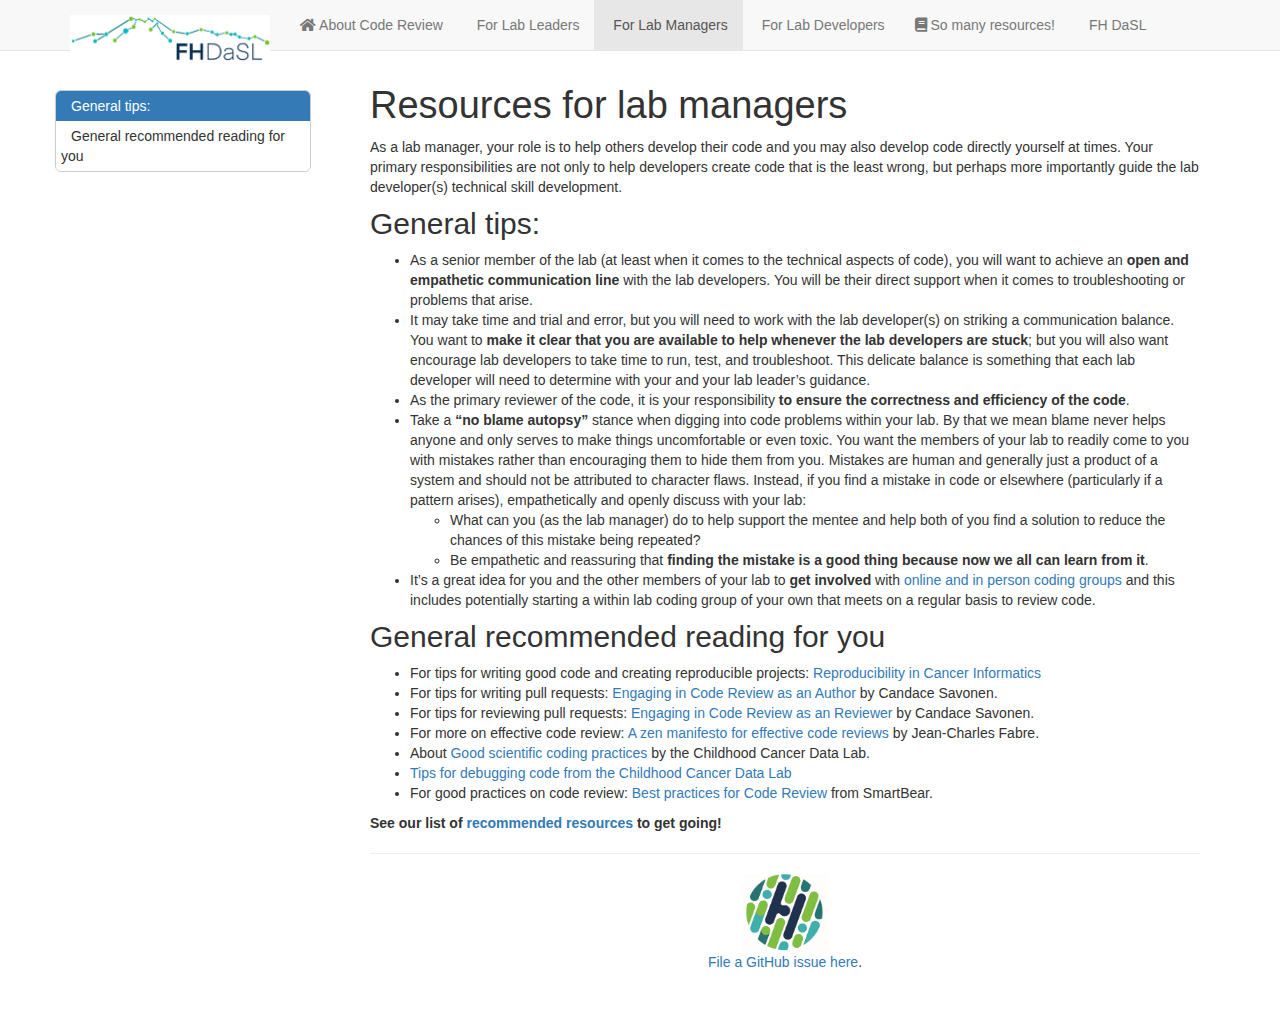
<file: lab_managers.html>
<!DOCTYPE html>

<html>

<head>

<meta charset="utf-8" />
<meta name="generator" content="pandoc" />
<meta http-equiv="X-UA-Compatible" content="IE=EDGE" />




<title>Resources for lab managers</title>

<script src="site_libs/header-attrs-2.10/header-attrs.js"></script>
<script src="site_libs/jquery-1.11.3/jquery.min.js"></script>
<meta name="viewport" content="width=device-width, initial-scale=1" />
<link href="site_libs/bootstrap-3.3.5/css/bootstrap.min.css" rel="stylesheet" />
<script src="site_libs/bootstrap-3.3.5/js/bootstrap.min.js"></script>
<script src="site_libs/bootstrap-3.3.5/shim/html5shiv.min.js"></script>
<script src="site_libs/bootstrap-3.3.5/shim/respond.min.js"></script>
<style>h1 {font-size: 34px;}
       h1.title {font-size: 38px;}
       h2 {font-size: 30px;}
       h3 {font-size: 24px;}
       h4 {font-size: 18px;}
       h5 {font-size: 16px;}
       h6 {font-size: 12px;}
       code {color: inherit; background-color: rgba(0, 0, 0, 0.04);}
       pre:not([class]) { background-color: white }</style>
<script src="site_libs/jqueryui-1.11.4/jquery-ui.min.js"></script>
<link href="site_libs/tocify-1.9.1/jquery.tocify.css" rel="stylesheet" />
<script src="site_libs/tocify-1.9.1/jquery.tocify.js"></script>
<script src="site_libs/navigation-1.1/tabsets.js"></script>
<link href="site_libs/highlightjs-9.12.0/default.css" rel="stylesheet" />
<script src="site_libs/highlightjs-9.12.0/highlight.js"></script>
<link href="site_libs/font-awesome-5.1.0/css/all.css" rel="stylesheet" />
<link href="site_libs/font-awesome-5.1.0/css/v4-shims.css" rel="stylesheet" />
<link rel="shortcut icon" href="https://github.com/FredHutch/data/raw/main/resources/images/favicon.ico" />
 <!--- go to https://favicon.io/favicon-converter/ to upload an image to make a new favicon.io. You will need to replace the current favicon.io image with the one in the downloaded directory from the website. The current image is in the resources/images/ directory --->

<style type="text/css">
  code{white-space: pre-wrap;}
  span.smallcaps{font-variant: small-caps;}
  span.underline{text-decoration: underline;}
  div.column{display: inline-block; vertical-align: top; width: 50%;}
  div.hanging-indent{margin-left: 1.5em; text-indent: -1.5em;}
  ul.task-list{list-style: none;}
    </style>

<style type="text/css">code{white-space: pre;}</style>
<script type="text/javascript">
if (window.hljs) {
  hljs.configure({languages: []});
  hljs.initHighlightingOnLoad();
  if (document.readyState && document.readyState === "complete") {
    window.setTimeout(function() { hljs.initHighlighting(); }, 0);
  }
}
</script>





<link rel="stylesheet" href="style.css" type="text/css" />



<style type = "text/css">
.main-container {
  max-width: 940px;
  margin-left: auto;
  margin-right: auto;
}
img {
  max-width:100%;
}
.tabbed-pane {
  padding-top: 12px;
}
.html-widget {
  margin-bottom: 20px;
}
button.code-folding-btn:focus {
  outline: none;
}
summary {
  display: list-item;
}
pre code {
  padding: 0;
}
</style>


<style type="text/css">
.dropdown-submenu {
  position: relative;
}
.dropdown-submenu>.dropdown-menu {
  top: 0;
  left: 100%;
  margin-top: -6px;
  margin-left: -1px;
  border-radius: 0 6px 6px 6px;
}
.dropdown-submenu:hover>.dropdown-menu {
  display: block;
}
.dropdown-submenu>a:after {
  display: block;
  content: " ";
  float: right;
  width: 0;
  height: 0;
  border-color: transparent;
  border-style: solid;
  border-width: 5px 0 5px 5px;
  border-left-color: #cccccc;
  margin-top: 5px;
  margin-right: -10px;
}
.dropdown-submenu:hover>a:after {
  border-left-color: #adb5bd;
}
.dropdown-submenu.pull-left {
  float: none;
}
.dropdown-submenu.pull-left>.dropdown-menu {
  left: -100%;
  margin-left: 10px;
  border-radius: 6px 0 6px 6px;
}
</style>

<script type="text/javascript">
// manage active state of menu based on current page
$(document).ready(function () {
  // active menu anchor
  href = window.location.pathname
  href = href.substr(href.lastIndexOf('/') + 1)
  if (href === "")
    href = "index.html";
  var menuAnchor = $('a[href="' + href + '"]');

  // mark it active
  menuAnchor.tab('show');

  // if it's got a parent navbar menu mark it active as well
  menuAnchor.closest('li.dropdown').addClass('active');

  // Navbar adjustments
  var navHeight = $(".navbar").first().height() + 15;
  var style = document.createElement('style');
  var pt = "padding-top: " + navHeight + "px; ";
  var mt = "margin-top: -" + navHeight + "px; ";
  var css = "";
  // offset scroll position for anchor links (for fixed navbar)
  for (var i = 1; i <= 6; i++) {
    css += ".section h" + i + "{ " + pt + mt + "}\n";
  }
  style.innerHTML = "body {" + pt + "padding-bottom: 40px; }\n" + css;
  document.head.appendChild(style);
});
</script>

<!-- tabsets -->

<style type="text/css">
.tabset-dropdown > .nav-tabs {
  display: inline-table;
  max-height: 500px;
  min-height: 44px;
  overflow-y: auto;
  border: 1px solid #ddd;
  border-radius: 4px;
}

.tabset-dropdown > .nav-tabs > li.active:before {
  content: "";
  font-family: 'Glyphicons Halflings';
  display: inline-block;
  padding: 10px;
  border-right: 1px solid #ddd;
}

.tabset-dropdown > .nav-tabs.nav-tabs-open > li.active:before {
  content: "&#xe258;";
  border: none;
}

.tabset-dropdown > .nav-tabs.nav-tabs-open:before {
  content: "";
  font-family: 'Glyphicons Halflings';
  display: inline-block;
  padding: 10px;
  border-right: 1px solid #ddd;
}

.tabset-dropdown > .nav-tabs > li.active {
  display: block;
}

.tabset-dropdown > .nav-tabs > li > a,
.tabset-dropdown > .nav-tabs > li > a:focus,
.tabset-dropdown > .nav-tabs > li > a:hover {
  border: none;
  display: inline-block;
  border-radius: 4px;
  background-color: transparent;
}

.tabset-dropdown > .nav-tabs.nav-tabs-open > li {
  display: block;
  float: none;
}

.tabset-dropdown > .nav-tabs > li {
  display: none;
}
</style>

<!-- code folding -->



<style type="text/css">

#TOC {
  margin: 25px 0px 20px 0px;
}
@media (max-width: 768px) {
#TOC {
  position: relative;
  width: 100%;
}
}

@media print {
.toc-content {
  /* see https://github.com/w3c/csswg-drafts/issues/4434 */
  float: right;
}
}

.toc-content {
  padding-left: 30px;
  padding-right: 40px;
}

div.main-container {
  max-width: 1200px;
}

div.tocify {
  width: 20%;
  max-width: 260px;
  max-height: 85%;
}

@media (min-width: 768px) and (max-width: 991px) {
  div.tocify {
    width: 25%;
  }
}

@media (max-width: 767px) {
  div.tocify {
    width: 100%;
    max-width: none;
  }
}

.tocify ul, .tocify li {
  line-height: 20px;
}

.tocify-subheader .tocify-item {
  font-size: 0.90em;
}

.tocify .list-group-item {
  border-radius: 0px;
}


</style>



</head>

<body>


<div class="container-fluid main-container">


<!-- setup 3col/9col grid for toc_float and main content  -->
<div class="row">
<div class="col-xs-12 col-sm-4 col-md-3">
<div id="TOC" class="tocify">
</div>
</div>

<div class="toc-content col-xs-12 col-sm-8 col-md-9">




<div class="navbar navbar-default  navbar-fixed-top" role="navigation">
  <div class="container">
    <div class="navbar-header">
      <button type="button" class="navbar-toggle collapsed" data-toggle="collapse" data-target="#navbar">
        <span class="icon-bar"></span>
        <span class="icon-bar"></span>
        <span class="icon-bar"></span>
      </button>
      <a class="navbar-brand" href="index.html"><img src='images/fhdasl-brothers.png' width = '200px'/></a>
    </div>
    <div id="navbar" class="navbar-collapse collapse">
      <ul class="nav navbar-nav">
        <li>
  <a href="index.html">
    <span class="fa fa-home"></span>
     
    About Code Review
  </a>
</li>
<li>
  <a href="lab_leaders.html">
    <span class="fa fa-person-chalkboard"></span>
     
    For Lab Leaders
  </a>
</li>
<li>
  <a href="lab_managers.html">
    <span class="fa fa-users-between-lines"></span>
     
    For Lab Managers
  </a>
</li>
<li>
  <a href="lab_developers.html">
    <span class="fa fa-users-gear"></span>
     
    For Lab Developers
  </a>
</li>
<li>
  <a href="more_resources.html">
    <span class="fa fa-book"></span>
     
    So many resources!
  </a>
</li>
<li>
  <a href="https://hutchdatascience.org">
    <span class="fa fa-code-merge"></span>
     
    FH DaSL
  </a>
</li>
      </ul>
      <ul class="nav navbar-nav navbar-right">
        
      </ul>
    </div><!--/.nav-collapse -->
  </div><!--/.container -->
</div><!--/.navbar -->

<div id="header">



<h1 class="title toc-ignore">Resources for lab managers</h1>

</div>


<p>As a lab manager, your role is to help others develop their code and you may also develop code directly yourself at times. Your primary responsibilities are not only to help developers create code that is the least wrong, but perhaps more importantly guide the lab developer(s) technical skill development.</p>
<div id="general-tips" class="section level2">
<h2>General tips:</h2>
<ul>
<li>As a senior member of the lab (at least when it comes to the technical aspects of code), you will want to achieve an <strong>open and empathetic communication line</strong> with the lab developers. You will be their direct support when it comes to troubleshooting or problems that arise.</li>
<li>It may take time and trial and error, but you will need to work with the lab developer(s) on striking a communication balance. You want to <strong>make it clear that you are available to help whenever the lab developers are stuck</strong>; but you will also want encourage lab developers to take time to run, test, and troubleshoot. This delicate balance is something that each lab developer will need to determine with your and your lab leader’s guidance.<br />
</li>
<li>As the primary reviewer of the code, it is your responsibility <strong>to ensure the correctness and efficiency of the code</strong>.</li>
<li>Take a <strong>“no blame autopsy”</strong> stance when digging into code problems within your lab. By that we mean blame never helps anyone and only serves to make things uncomfortable or even toxic. You want the members of your lab to readily come to you with mistakes rather than encouraging them to hide them from you. Mistakes are human and generally just a product of a system and should not be attributed to character flaws. Instead, if you find a mistake in code or elsewhere (particularly if a pattern arises), empathetically and openly discuss with your lab:
<ul>
<li>What can you (as the lab manager) do to help support the mentee and help both of you find a solution to reduce the chances of this mistake being repeated?</li>
<li>Be empathetic and reassuring that <strong>finding the mistake is a good thing because now we all can learn from it</strong>.</li>
</ul></li>
<li>It’s a great idea for you and the other members of your lab to <strong>get involved</strong> with <a href="./more_resources.html#groups-for-discussing-code">online and in person coding groups</a> and this includes potentially starting a within lab coding group of your own that meets on a regular basis to review code.</li>
</ul>
</div>
<div id="general-recommended-reading-for-you" class="section level2">
<h2>General recommended reading for you</h2>
<ul>
<li>For tips for writing good code and creating reproducible projects: <a href="https://jhudatascience.org/Reproducibility_in_Cancer_Informatics/">Reproducibility in Cancer Informatics</a></li>
<li>For tips for writing pull requests: <a href="https://jhudatascience.org/Adv_Reproducibility_in_Cancer_Informatics/engaging-in-code-review---as-an-author.html">Engaging in Code Review as an Author</a> by Candace Savonen.</li>
<li>For tips for reviewing pull requests: <a href="https://jhudatascience.org/Adv_Reproducibility_in_Cancer_Informatics/engaging-in-code-review---as-a-reviewer.html">Engaging in Code Review as an Reviewer</a> by Candace Savonen.</li>
<li>For more on effective code review: <a href="https://www.freecodecamp.org/news/a-zen-manifesto-for-effective-code-reviews-e30b5c95204a/">A zen manifesto for effective code reviews</a> by Jean-Charles Fabre.</li>
<li>About <a href="https://github.com/AlexsLemonade/training-modules/blob/master/intro-to-R-tidyverse/00c-good-scientific-coding-practices.md">Good scientific coding practices</a> by the Childhood Cancer Data Lab.</li>
<li><a href="https://github.com/AlexsLemonade/training-modules/blob/master/intro-to-R-tidyverse/00b-debugging_resources.md">Tips for debugging code from the Childhood Cancer Data Lab</a></li>
<li>For good practices on code review: <a href="https://smartbear.com/en/learn/code-review/best-practices-for-peer-code-review/">Best practices for Code Review</a> from SmartBear.</li>
</ul>
<p><strong>See our list of <a href="./more_resources.html">recommended resources</a> to get going!</strong></p>
</div>

<hr>
<center>
  <div class="footer">
    <img src="resources/images/FredHutch_v_tag_4col_cmyk.jpg" width=85>
    <br>
    <a href="https://github.com/jhudsl/OTTR_Template/issues/new/choose">File a GitHub issue here</a>.
  </div>
</center>


</div>
</div>

</div>

<script>

// add bootstrap table styles to pandoc tables
function bootstrapStylePandocTables() {
  $('tr.odd').parent('tbody').parent('table').addClass('table table-condensed');
}
$(document).ready(function () {
  bootstrapStylePandocTables();
});


</script>

<!-- tabsets -->

<script>
$(document).ready(function () {
  window.buildTabsets("TOC");
});

$(document).ready(function () {
  $('.tabset-dropdown > .nav-tabs > li').click(function () {
    $(this).parent().toggleClass('nav-tabs-open');
  });
});
</script>

<!-- code folding -->

<script>
$(document).ready(function ()  {

    // temporarily add toc-ignore selector to headers for the consistency with Pandoc
    $('.unlisted.unnumbered').addClass('toc-ignore')

    // move toc-ignore selectors from section div to header
    $('div.section.toc-ignore')
        .removeClass('toc-ignore')
        .children('h1,h2,h3,h4,h5').addClass('toc-ignore');

    // establish options
    var options = {
      selectors: "h1,h2,h3",
      theme: "bootstrap3",
      context: '.toc-content',
      hashGenerator: function (text) {
        return text.replace(/[.\\/?&!#<>]/g, '').replace(/\s/g, '_');
      },
      ignoreSelector: ".toc-ignore",
      scrollTo: 0
    };
    options.showAndHide = true;
    options.smoothScroll = true;

    // tocify
    var toc = $("#TOC").tocify(options).data("toc-tocify");
});
</script>

<!-- dynamically load mathjax for compatibility with self-contained -->
<script>
  (function () {
    var script = document.createElement("script");
    script.type = "text/javascript";
    script.src  = "https://mathjax.rstudio.com/latest/MathJax.js?config=TeX-AMS-MML_HTMLorMML";
    document.getElementsByTagName("head")[0].appendChild(script);
  })();
</script>

</body>
</html>
</file>
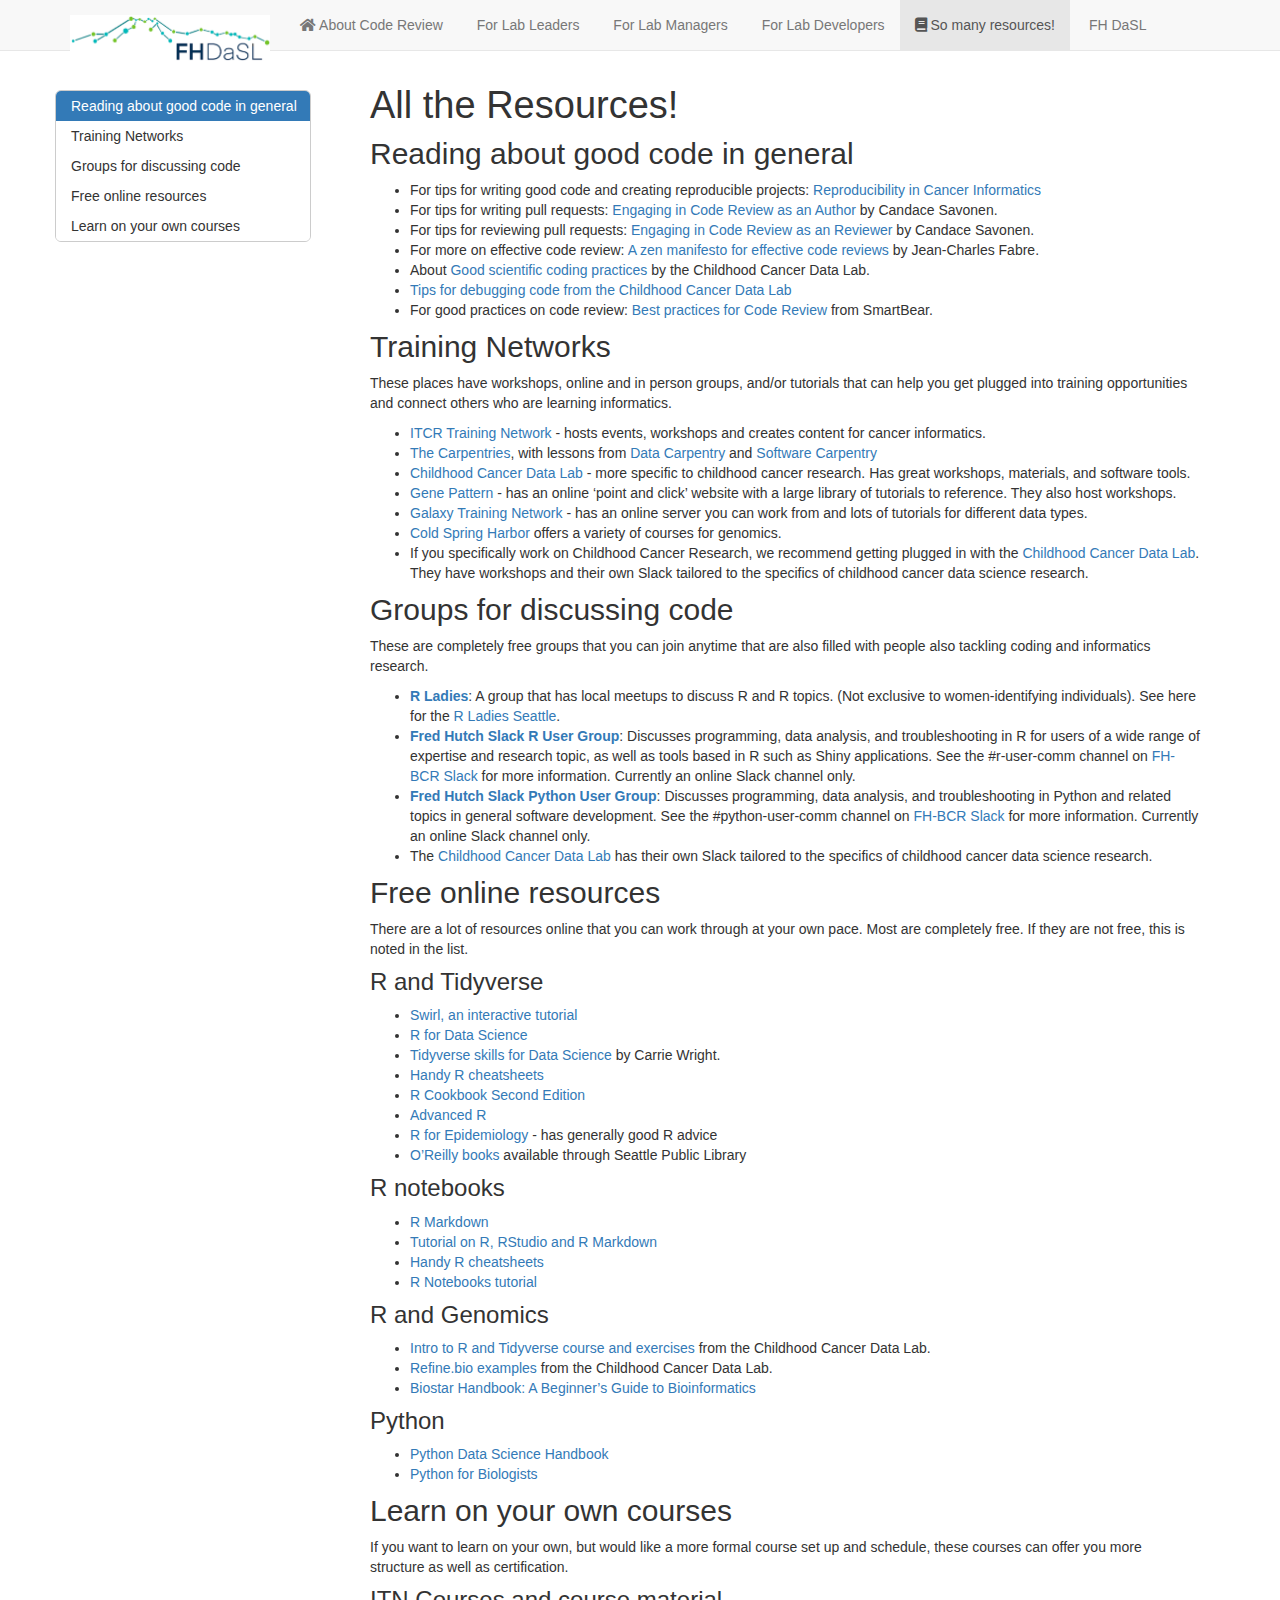
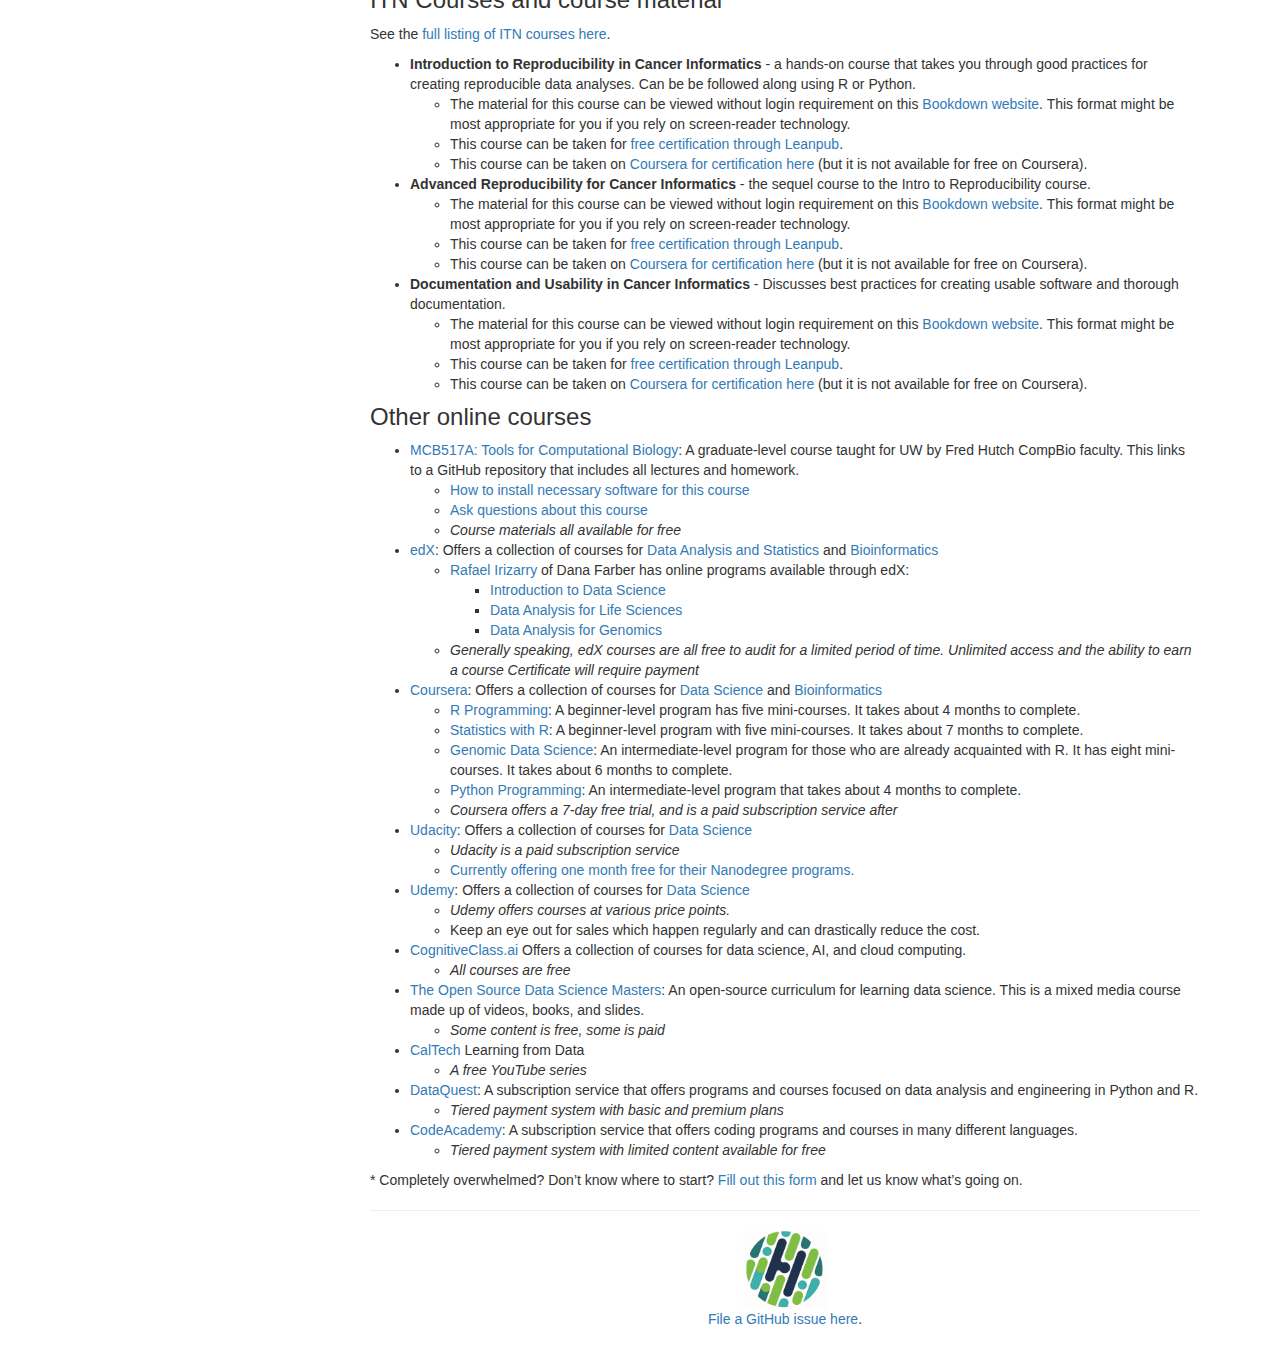
<file: more_resources.html>
<!DOCTYPE html>

<html>

<head>

<meta charset="utf-8" />
<meta name="generator" content="pandoc" />
<meta http-equiv="X-UA-Compatible" content="IE=EDGE" />




<title>All the Resources!</title>

<script src="site_libs/header-attrs-2.10/header-attrs.js"></script>
<script src="site_libs/jquery-1.11.3/jquery.min.js"></script>
<meta name="viewport" content="width=device-width, initial-scale=1" />
<link href="site_libs/bootstrap-3.3.5/css/bootstrap.min.css" rel="stylesheet" />
<script src="site_libs/bootstrap-3.3.5/js/bootstrap.min.js"></script>
<script src="site_libs/bootstrap-3.3.5/shim/html5shiv.min.js"></script>
<script src="site_libs/bootstrap-3.3.5/shim/respond.min.js"></script>
<style>h1 {font-size: 34px;}
       h1.title {font-size: 38px;}
       h2 {font-size: 30px;}
       h3 {font-size: 24px;}
       h4 {font-size: 18px;}
       h5 {font-size: 16px;}
       h6 {font-size: 12px;}
       code {color: inherit; background-color: rgba(0, 0, 0, 0.04);}
       pre:not([class]) { background-color: white }</style>
<script src="site_libs/jqueryui-1.11.4/jquery-ui.min.js"></script>
<link href="site_libs/tocify-1.9.1/jquery.tocify.css" rel="stylesheet" />
<script src="site_libs/tocify-1.9.1/jquery.tocify.js"></script>
<script src="site_libs/navigation-1.1/tabsets.js"></script>
<link href="site_libs/highlightjs-9.12.0/default.css" rel="stylesheet" />
<script src="site_libs/highlightjs-9.12.0/highlight.js"></script>
<link href="site_libs/font-awesome-5.1.0/css/all.css" rel="stylesheet" />
<link href="site_libs/font-awesome-5.1.0/css/v4-shims.css" rel="stylesheet" />
<link rel="shortcut icon" href="https://github.com/FredHutch/data/raw/main/resources/images/favicon.ico" />
 <!--- go to https://favicon.io/favicon-converter/ to upload an image to make a new favicon.io. You will need to replace the current favicon.io image with the one in the downloaded directory from the website. The current image is in the resources/images/ directory --->

<style type="text/css">
  code{white-space: pre-wrap;}
  span.smallcaps{font-variant: small-caps;}
  span.underline{text-decoration: underline;}
  div.column{display: inline-block; vertical-align: top; width: 50%;}
  div.hanging-indent{margin-left: 1.5em; text-indent: -1.5em;}
  ul.task-list{list-style: none;}
    </style>

<style type="text/css">code{white-space: pre;}</style>
<script type="text/javascript">
if (window.hljs) {
  hljs.configure({languages: []});
  hljs.initHighlightingOnLoad();
  if (document.readyState && document.readyState === "complete") {
    window.setTimeout(function() { hljs.initHighlighting(); }, 0);
  }
}
</script>





<link rel="stylesheet" href="style.css" type="text/css" />



<style type = "text/css">
.main-container {
  max-width: 940px;
  margin-left: auto;
  margin-right: auto;
}
img {
  max-width:100%;
}
.tabbed-pane {
  padding-top: 12px;
}
.html-widget {
  margin-bottom: 20px;
}
button.code-folding-btn:focus {
  outline: none;
}
summary {
  display: list-item;
}
pre code {
  padding: 0;
}
</style>


<style type="text/css">
.dropdown-submenu {
  position: relative;
}
.dropdown-submenu>.dropdown-menu {
  top: 0;
  left: 100%;
  margin-top: -6px;
  margin-left: -1px;
  border-radius: 0 6px 6px 6px;
}
.dropdown-submenu:hover>.dropdown-menu {
  display: block;
}
.dropdown-submenu>a:after {
  display: block;
  content: " ";
  float: right;
  width: 0;
  height: 0;
  border-color: transparent;
  border-style: solid;
  border-width: 5px 0 5px 5px;
  border-left-color: #cccccc;
  margin-top: 5px;
  margin-right: -10px;
}
.dropdown-submenu:hover>a:after {
  border-left-color: #adb5bd;
}
.dropdown-submenu.pull-left {
  float: none;
}
.dropdown-submenu.pull-left>.dropdown-menu {
  left: -100%;
  margin-left: 10px;
  border-radius: 6px 0 6px 6px;
}
</style>

<script type="text/javascript">
// manage active state of menu based on current page
$(document).ready(function () {
  // active menu anchor
  href = window.location.pathname
  href = href.substr(href.lastIndexOf('/') + 1)
  if (href === "")
    href = "index.html";
  var menuAnchor = $('a[href="' + href + '"]');

  // mark it active
  menuAnchor.tab('show');

  // if it's got a parent navbar menu mark it active as well
  menuAnchor.closest('li.dropdown').addClass('active');

  // Navbar adjustments
  var navHeight = $(".navbar").first().height() + 15;
  var style = document.createElement('style');
  var pt = "padding-top: " + navHeight + "px; ";
  var mt = "margin-top: -" + navHeight + "px; ";
  var css = "";
  // offset scroll position for anchor links (for fixed navbar)
  for (var i = 1; i <= 6; i++) {
    css += ".section h" + i + "{ " + pt + mt + "}\n";
  }
  style.innerHTML = "body {" + pt + "padding-bottom: 40px; }\n" + css;
  document.head.appendChild(style);
});
</script>

<!-- tabsets -->

<style type="text/css">
.tabset-dropdown > .nav-tabs {
  display: inline-table;
  max-height: 500px;
  min-height: 44px;
  overflow-y: auto;
  border: 1px solid #ddd;
  border-radius: 4px;
}

.tabset-dropdown > .nav-tabs > li.active:before {
  content: "";
  font-family: 'Glyphicons Halflings';
  display: inline-block;
  padding: 10px;
  border-right: 1px solid #ddd;
}

.tabset-dropdown > .nav-tabs.nav-tabs-open > li.active:before {
  content: "&#xe258;";
  border: none;
}

.tabset-dropdown > .nav-tabs.nav-tabs-open:before {
  content: "";
  font-family: 'Glyphicons Halflings';
  display: inline-block;
  padding: 10px;
  border-right: 1px solid #ddd;
}

.tabset-dropdown > .nav-tabs > li.active {
  display: block;
}

.tabset-dropdown > .nav-tabs > li > a,
.tabset-dropdown > .nav-tabs > li > a:focus,
.tabset-dropdown > .nav-tabs > li > a:hover {
  border: none;
  display: inline-block;
  border-radius: 4px;
  background-color: transparent;
}

.tabset-dropdown > .nav-tabs.nav-tabs-open > li {
  display: block;
  float: none;
}

.tabset-dropdown > .nav-tabs > li {
  display: none;
}
</style>

<!-- code folding -->



<style type="text/css">

#TOC {
  margin: 25px 0px 20px 0px;
}
@media (max-width: 768px) {
#TOC {
  position: relative;
  width: 100%;
}
}

@media print {
.toc-content {
  /* see https://github.com/w3c/csswg-drafts/issues/4434 */
  float: right;
}
}

.toc-content {
  padding-left: 30px;
  padding-right: 40px;
}

div.main-container {
  max-width: 1200px;
}

div.tocify {
  width: 20%;
  max-width: 260px;
  max-height: 85%;
}

@media (min-width: 768px) and (max-width: 991px) {
  div.tocify {
    width: 25%;
  }
}

@media (max-width: 767px) {
  div.tocify {
    width: 100%;
    max-width: none;
  }
}

.tocify ul, .tocify li {
  line-height: 20px;
}

.tocify-subheader .tocify-item {
  font-size: 0.90em;
}

.tocify .list-group-item {
  border-radius: 0px;
}


</style>



</head>

<body>


<div class="container-fluid main-container">


<!-- setup 3col/9col grid for toc_float and main content  -->
<div class="row">
<div class="col-xs-12 col-sm-4 col-md-3">
<div id="TOC" class="tocify">
</div>
</div>

<div class="toc-content col-xs-12 col-sm-8 col-md-9">




<div class="navbar navbar-default  navbar-fixed-top" role="navigation">
  <div class="container">
    <div class="navbar-header">
      <button type="button" class="navbar-toggle collapsed" data-toggle="collapse" data-target="#navbar">
        <span class="icon-bar"></span>
        <span class="icon-bar"></span>
        <span class="icon-bar"></span>
      </button>
      <a class="navbar-brand" href="index.html"><img src='images/fhdasl-brothers.png' width = '200px'/></a>
    </div>
    <div id="navbar" class="navbar-collapse collapse">
      <ul class="nav navbar-nav">
        <li>
  <a href="index.html">
    <span class="fa fa-home"></span>
     
    About Code Review
  </a>
</li>
<li>
  <a href="lab_leaders.html">
    <span class="fa fa-person-chalkboard"></span>
     
    For Lab Leaders
  </a>
</li>
<li>
  <a href="lab_managers.html">
    <span class="fa fa-users-between-lines"></span>
     
    For Lab Managers
  </a>
</li>
<li>
  <a href="lab_developers.html">
    <span class="fa fa-users-gear"></span>
     
    For Lab Developers
  </a>
</li>
<li>
  <a href="more_resources.html">
    <span class="fa fa-book"></span>
     
    So many resources!
  </a>
</li>
<li>
  <a href="https://hutchdatascience.org">
    <span class="fa fa-code-merge"></span>
     
    FH DaSL
  </a>
</li>
      </ul>
      <ul class="nav navbar-nav navbar-right">
        
      </ul>
    </div><!--/.nav-collapse -->
  </div><!--/.container -->
</div><!--/.navbar -->

<div id="header">



<h1 class="title toc-ignore">All the Resources!</h1>

</div>


<div id="reading-about-good-code-in-general" class="section level2">
<h2>Reading about good code in general</h2>
<ul>
<li>For tips for writing good code and creating reproducible projects: <a href="https://jhudatascience.org/Reproducibility_in_Cancer_Informatics/">Reproducibility in Cancer Informatics</a></li>
<li>For tips for writing pull requests: <a href="https://jhudatascience.org/Adv_Reproducibility_in_Cancer_Informatics/engaging-in-code-review---as-an-author.html">Engaging in Code Review as an Author</a> by Candace Savonen.</li>
<li>For tips for reviewing pull requests: <a href="https://jhudatascience.org/Adv_Reproducibility_in_Cancer_Informatics/engaging-in-code-review---as-a-reviewer.html">Engaging in Code Review as an Reviewer</a> by Candace Savonen.</li>
<li>For more on effective code review: <a href="https://www.freecodecamp.org/news/a-zen-manifesto-for-effective-code-reviews-e30b5c95204a/">A zen manifesto for effective code reviews</a> by Jean-Charles Fabre.</li>
<li>About <a href="https://github.com/AlexsLemonade/training-modules/blob/master/intro-to-R-tidyverse/00c-good-scientific-coding-practices.md">Good scientific coding practices</a> by the Childhood Cancer Data Lab.</li>
<li><a href="https://github.com/AlexsLemonade/training-modules/blob/master/intro-to-R-tidyverse/00b-debugging_resources.md">Tips for debugging code from the Childhood Cancer Data Lab</a></li>
<li>For good practices on code review: <a href="https://smartbear.com/en/learn/code-review/best-practices-for-peer-code-review/">Best practices for Code Review</a> from SmartBear.</li>
</ul>
</div>
<div id="training-networks" class="section level2">
<h2>Training Networks</h2>
<p>These places have workshops, online and in person groups, and/or tutorials that can help you get plugged into training opportunities and connect others who are learning informatics.</p>
<ul>
<li><a href="https://www.itcrtraining.org/">ITCR Training Network</a> - hosts events, workshops and creates content for cancer informatics.</li>
<li><a href="https://carpentries.org">The Carpentries</a>, with lessons from <a href="https://datacarpentry.org">Data Carpentry</a> and <a href="https://software-carpentry.org/lessons/">Software Carpentry</a></li>
<li><a href="https://www.ccdatalab.org/">Childhood Cancer Data Lab</a> - more specific to childhood cancer research. Has great workshops, materials, and software tools.</li>
<li><a href="https://www.genepattern.org/">Gene Pattern</a> - has an online ‘point and click’ website with a large library of tutorials to reference. They also host workshops.</li>
<li><a href="https://training.galaxyproject.org/">Galaxy Training Network</a> - has an online server you can work from and lots of tutorials for different data types.</li>
<li><a href="https://meetings.cshl.edu/courseshome.aspx">Cold Spring Harbor</a> offers a variety of courses for genomics.</li>
<li>If you specifically work on Childhood Cancer Research, we recommend getting plugged in with the <a href="https://www.ccdatalab.org/">Childhood Cancer Data Lab</a>. They have workshops and their own Slack tailored to the specifics of childhood cancer data science research.</li>
</ul>
</div>
<div id="groups-for-discussing-code" class="section level2">
<h2>Groups for discussing code</h2>
<p>These are completely free groups that you can join anytime that are also filled with people also tackling coding and informatics research.</p>
<ul>
<li><a href="https://rladies.org/"><strong>R Ladies</strong></a>: A group that has local meetups to discuss R and R topics. (Not exclusive to women-identifying individuals). See here for the <a href="https://www.meetup.com/rladies-seattle/">R Ladies Seattle</a>.</li>
<li><a href="https://app.slack.com/client/T8NN74686"><strong>Fred Hutch Slack R User Group</strong></a>: Discusses programming, data analysis, and troubleshooting in R for users of a wide range of expertise and research topic, as well as tools based in R such as Shiny applications. See the #r-user-comm channel on <a href="https://app.slack.com/client/T8NN74686">FH-BCR Slack</a> for more information. Currently an online Slack channel only.</li>
<li><a href="https://app.slack.com/client/T8NN74686"><strong>Fred Hutch Slack Python User Group</strong></a>: Discusses programming, data analysis, and troubleshooting in Python and related topics in general software development. See the #python-user-comm channel on <a href="https://app.slack.com/client/T8NN74686">FH-BCR Slack</a> for more information. Currently an online Slack channel only.</li>
<li>The <a href="https://www.ccdatalab.org/">Childhood Cancer Data Lab</a> has their own Slack tailored to the specifics of childhood cancer data science research.</li>
</ul>
</div>
<div id="free-online-resources" class="section level2">
<h2>Free online resources</h2>
<p>There are a lot of resources online that you can work through at your own pace. Most are completely free. If they are not free, this is noted in the list.</p>
<div id="r-and-tidyverse" class="section level3">
<h3>R and Tidyverse</h3>
<ul>
<li><a href="https://swirlstats.com/">Swirl, an interactive tutorial</a><br />
</li>
<li><a href="https://r4ds.had.co.nz/">R for Data Science</a><br />
</li>
<li><a href="http://jhudatascience.org/tidyversecourse/">Tidyverse skills for Data Science</a> by Carrie Wright.</li>
<li><a href="https://www.rstudio.com/resources/cheatsheets/">Handy R cheatsheets</a><br />
</li>
<li><a href="https://rc2e.com/">R Cookbook Second Edition</a></li>
<li><a href="https://adv-r.hadley.nz/">Advanced R</a></li>
<li><a href="https://www.r4epi.com/">R for Epidemiology</a> - has generally good R advice</li>
<li><a href="https://www.spl.org/books-and-media/books-and-ebooks/safari-books-online">O’Reilly books</a> available through Seattle Public Library</li>
</ul>
</div>
<div id="r-notebooks" class="section level3">
<h3>R notebooks</h3>
<ul>
<li><a href="http://rmarkdown.rstudio.com">R Markdown</a><br />
</li>
<li><a href="https://ismayc.github.io/rbasics-book/">Tutorial on R, RStudio and R Markdown</a></li>
<li><a href="https://www.rstudio.com/resources/cheatsheets/">Handy R cheatsheets</a><br />
</li>
<li><a href="https://bookdown.org/yihui/rmarkdown/">R Notebooks tutorial</a></li>
</ul>
</div>
<div id="r-and-genomics" class="section level3">
<h3>R and Genomics</h3>
<ul>
<li><a href="https://github.com/AlexsLemonade/training-modules/tree/master/intro-to-R-tidyverse">Intro to R and Tidyverse course and exercises</a> from the Childhood Cancer Data Lab.</li>
<li><a href="https://alexslemonade.github.io/refinebio-examples/index.html">Refine.bio examples</a> from the Childhood Cancer Data Lab.</li>
<li><a href="https://www.biostarhandbook.com">Biostar Handbook: A Beginner’s Guide to Bioinformatics</a></li>
</ul>
</div>
<div id="python" class="section level3">
<h3>Python</h3>
<ul>
<li><a href="https://jakevdp.github.io/PythonDataScienceHandbook/">Python Data Science Handbook</a></li>
<li><a href="https://www.pythonforbiologists.org/">Python for Biologists</a></li>
</ul>
</div>
</div>
<div id="learn-on-your-own-courses" class="section level2">
<h2>Learn on your own courses</h2>
<p>If you want to learn on your own, but would like a more formal course set up and schedule, these courses can offer you more structure as well as certification.</p>
<div id="itn-courses-and-course-material" class="section level3">
<h3>ITN Courses and course material</h3>
<p>See the <a href="https://www.itcrtraining.org/courses">full listing of ITN courses here</a>.</p>
<ul>
<li><strong>Introduction to Reproducibility in Cancer Informatics</strong> - a hands-on course that takes you through good practices for creating reproducible data analyses. Can be be followed along using R or Python.
<ul>
<li>The material for this course can be viewed without login requirement on this <a href="https://jhudatascience.org/Reproducibility_in_Cancer_Informatics/">Bookdown website</a>. This format might be most appropriate for you if you rely on screen-reader technology.</li>
<li>This course can be taken for <a href="https://leanpub.com/universities/courses/jhu/intro-reproducibility-in-cancer-informatics">free certification through Leanpub</a>.</li>
<li>This course can be taken on <a href="https://www.coursera.org/learn/intro-to-reproducibility-cancer-informatics">Coursera for certification here</a> (but it is not available for free on Coursera).</li>
</ul></li>
<li><strong>Advanced Reproducibility for Cancer Informatics</strong> - the sequel course to the Intro to Reproducibility course.
<ul>
<li>The material for this course can be viewed without login requirement on this <a href="https://jhudatascience.org/Adv_Reproducibility_in_Cancer_Informatics/">Bookdown website</a>. This format might be most appropriate for you if you rely on screen-reader technology.</li>
<li>This course can be taken for <a href="https://leanpub.com/universities/courses/jhu/adv-reproducibility-in-cancer-informatics">free certification through Leanpub</a>.</li>
<li>This course can be taken on <a href="https://www.coursera.org/learn/adv-reproducibility-cancer-informatics">Coursera for certification here</a> (but it is not available for free on Coursera).</li>
</ul></li>
<li><strong>Documentation and Usability in Cancer Informatics</strong> - Discusses best practices for creating usable software and thorough documentation.
<ul>
<li>The material for this course can be viewed without login requirement on this <a href="https://jhudatascience.org/Documentation_and_Usability">Bookdown website</a>. This format might be most appropriate for you if you rely on screen-reader technology.</li>
<li>This course can be taken for <a href="https://leanpub.com/universities/courses/jhu/documentation_and_usability/">free certification through Leanpub</a>.</li>
<li>This course can be taken on <a href="https://www.coursera.org/learn/documentation-usability-cancer-informatics">Coursera for certification here</a> (but it is not available for free on Coursera).</li>
</ul></li>
</ul>
</div>
<div id="other-online-courses" class="section level3">
<h3>Other online courses</h3>
<ul>
<li><a href="https://github.com/fredhutchio/tfcb_2019">MCB517A: Tools for Computational Biology</a>: A graduate-level course taught for UW by Fred Hutch CompBio faculty. This links to a GitHub repository that includes all lectures and homework.
<ul>
<li><a href="https://github.com/fredhutchio/tfcb_2019/tree/master/software">How to install necessary software for this course</a></li>
<li><a href="https://github.com/fredhutchio/tfcb_2019/issues">Ask questions about this course</a></li>
<li><em>Course materials all available for free</em></li>
</ul></li>
<li><a href="https://www.edx.org">edX</a>: Offers a collection of courses for <a href="https://www.edx.org/course/subject/data-analysis-statistics">Data Analysis and Statistics</a> and <a href="https://www.edx.org/learn/bioinformatics">Bioinformatics</a>
<ul>
<li><a href="http://rafalab.github.io/">Rafael Irizarry</a> of Dana Farber has online programs available through edX:
<ul>
<li><a href="https://www.edx.org/professional-certificate/harvardx-data-science">Introduction to Data Science</a></li>
<li><a href="https://www.edx.org/professional-certificate/harvardx-data-analysis-for-life-sciences">Data Analysis for Life Sciences</a></li>
<li><a href="https://www.edx.org/professional-certificate/harvardx-data-analysis-for-genomics">Data Analysis for Genomics</a></li>
</ul></li>
<li><em>Generally speaking, edX courses are all free to audit for a limited period of time. Unlimited access and the ability to earn a course Certificate will require payment</em></li>
</ul></li>
<li><a href="https://www.coursera.org">Coursera</a>: Offers a collection of courses for <a href="https://www.coursera.org/browse/data-science">Data Science</a> and <a href="https://www.coursera.org/browse/life-sciences/bioinformatics">Bioinformatics</a>
<ul>
<li><a href="https://www.coursera.org/specializations/data-science-foundations-r">R Programming</a>: A beginner-level program has five mini-courses. It takes about 4 months to complete.</li>
<li><a href="https://www.coursera.org/specializations/statistics">Statistics with R</a>: A beginner-level program with five mini-courses. It takes about 7 months to complete.</li>
<li><a href="https://www.coursera.org/specializations/genomic-data-science">Genomic Data Science</a>: An intermediate-level program for those who are already acquainted with R. It has eight mini-courses. It takes about 6 months to complete.</li>
<li><a href="https://www.coursera.org/specializations/data-science-python">Python Programming</a>: An intermediate-level program that takes about 4 months to complete.</li>
<li><em>Coursera offers a 7-day free trial, and is a paid subscription service after</em></li>
</ul></li>
<li><a href="https://www.udacity.com">Udacity</a>: Offers a collection of courses for <a href="https://www.udacity.com/courses/school-of-data-science">Data Science</a>
<ul>
<li><em>Udacity is a paid subscription service</em></li>
<li><a href="https://blog.udacity.com/2020/03/one-month-free-on-nanodegrees.html">Currently offering one month free for their Nanodegree programs.</a></li>
</ul></li>
<li><a href="https://www.udemy.com">Udemy</a>: Offers a collection of courses for <a href="https://www.udemy.com/courses/development/data-science/">Data Science</a>
<ul>
<li><em>Udemy offers courses at various price points.</em></li>
<li>Keep an eye out for sales which happen regularly and can drastically reduce the cost.</li>
</ul></li>
<li><a href="https://cognitiveclass.ai/">CognitiveClass.ai</a> Offers a collection of courses for data science, AI, and cloud computing.
<ul>
<li><em>All courses are free</em></li>
</ul></li>
<li><a href="http://datasciencemasters.org">The Open Source Data Science Masters</a>: An open-source curriculum for learning data science. This is a mixed media course made up of videos, books, and slides.
<ul>
<li><em>Some content is free, some is paid</em></li>
</ul></li>
<li><a href="http://work.caltech.edu/telecourse">CalTech</a> Learning from Data
<ul>
<li><em>A free YouTube series</em></li>
</ul></li>
<li><a href="https://www.dataquest.io/">DataQuest</a>: A subscription service that offers programs and courses focused on data analysis and engineering in Python and R.
<ul>
<li><em>Tiered payment system with basic and premium plans</em></li>
</ul></li>
<li><a href="https://www.codecademy.com/">CodeAcademy</a>: A subscription service that offers coding programs and courses in many different languages.
<ul>
<li><em>Tiered payment system with limited content available for free</em></li>
</ul></li>
</ul>
<p>* Completely overwhelmed? Don’t know where to start? <a href="https://forms.gle/8WkKbbpjg6AXTuMW7">Fill out this form</a> and let us know what’s going on.</p>
</div>
</div>

<hr>
<center>
  <div class="footer">
    <img src="resources/images/FredHutch_v_tag_4col_cmyk.jpg" width=85>
    <br>
    <a href="https://github.com/jhudsl/OTTR_Template/issues/new/choose">File a GitHub issue here</a>.
  </div>
</center>


</div>
</div>

</div>

<script>

// add bootstrap table styles to pandoc tables
function bootstrapStylePandocTables() {
  $('tr.odd').parent('tbody').parent('table').addClass('table table-condensed');
}
$(document).ready(function () {
  bootstrapStylePandocTables();
});


</script>

<!-- tabsets -->

<script>
$(document).ready(function () {
  window.buildTabsets("TOC");
});

$(document).ready(function () {
  $('.tabset-dropdown > .nav-tabs > li').click(function () {
    $(this).parent().toggleClass('nav-tabs-open');
  });
});
</script>

<!-- code folding -->

<script>
$(document).ready(function ()  {

    // temporarily add toc-ignore selector to headers for the consistency with Pandoc
    $('.unlisted.unnumbered').addClass('toc-ignore')

    // move toc-ignore selectors from section div to header
    $('div.section.toc-ignore')
        .removeClass('toc-ignore')
        .children('h1,h2,h3,h4,h5').addClass('toc-ignore');

    // establish options
    var options = {
      selectors: "h1,h2,h3",
      theme: "bootstrap3",
      context: '.toc-content',
      hashGenerator: function (text) {
        return text.replace(/[.\\/?&!#<>]/g, '').replace(/\s/g, '_');
      },
      ignoreSelector: ".toc-ignore",
      scrollTo: 0
    };
    options.showAndHide = true;
    options.smoothScroll = true;

    // tocify
    var toc = $("#TOC").tocify(options).data("toc-tocify");
});
</script>

<!-- dynamically load mathjax for compatibility with self-contained -->
<script>
  (function () {
    var script = document.createElement("script");
    script.type = "text/javascript";
    script.src  = "https://mathjax.rstudio.com/latest/MathJax.js?config=TeX-AMS-MML_HTMLorMML";
    document.getElementsByTagName("head")[0].appendChild(script);
  })();
</script>

</body>
</html>
</file>
<file: site_libs/highlightjs-9.12.0/default.css>
.hljs-literal {
  color: #990073;
}

.hljs-number {
  color: #099;
}

.hljs-comment {
  color: #998;
  font-style: italic;
}

.hljs-keyword {
  color: #900;
  font-weight: bold;
}

.hljs-string {
  color: #d14;
}
</file>
<file: style.css>
<link rel="leader" href="'resources/images/leader.png'" />
<link rel="manager" href="'resources/images/manager.png'" />
<link rel="developer" href="'resources/images/developer.png'" />

/* To add some space below the navigation bar */

 body {
  margin-top: 150px;
}


/* add some color - if you want color behind a major point on your website */

.banner_color {
  background-color: #E9E9E9;
  font-weight:bold;

}

/* Style buttons - if you want some text centered and bolded */

.center {
  font-weight:bold;
  text-align: center;
}

/* Style buttons - if you want to have a button */
.btn {
  background-color: #207B7C;
  border: none;
  color: white;
  padding: 8px 20px;
  cursor: pointer;
  font-size: 14px;
}

/* Darker background on mouse-over */
.btn:hover {
  background-color: #112345;
}
</file>
<file: site_libs/font-awesome-5.1.0/css/all.css>
/*!
 * Font Awesome Free 5.1.0 by @fontawesome - https://fontawesome.com
 * License - https://fontawesome.com/license (Icons: CC BY 4.0, Fonts: SIL OFL 1.1, Code: MIT License)
 */
.fa,.fab,.fal,.far,.fas{-moz-osx-font-smoothing:grayscale;-webkit-font-smoothing:antialiased;display:inline-block;font-style:normal;font-variant:normal;text-rendering:auto;line-height:1}.fa-lg{font-size:1.33333em;line-height:.75em;vertical-align:-.0667em}.fa-xs{font-size:.75em}.fa-sm{font-size:.875em}.fa-1x{font-size:1em}.fa-2x{font-size:2em}.fa-3x{font-size:3em}.fa-4x{font-size:4em}.fa-5x{font-size:5em}.fa-6x{font-size:6em}.fa-7x{font-size:7em}.fa-8x{font-size:8em}.fa-9x{font-size:9em}.fa-10x{font-size:10em}.fa-fw{text-align:center;width:1.25em}.fa-ul{list-style-type:none;margin-left:2.5em;padding-left:0}.fa-ul>li{position:relative}.fa-li{left:-2em;position:absolute;text-align:center;width:2em;line-height:inherit}.fa-border{border:.08em solid #eee;border-radius:.1em;padding:.2em .25em .15em}.fa-pull-left{float:left}.fa-pull-right{float:right}.fa.fa-pull-left,.fab.fa-pull-left,.fal.fa-pull-left,.far.fa-pull-left,.fas.fa-pull-left{margin-right:.3em}.fa.fa-pull-right,.fab.fa-pull-right,.fal.fa-pull-right,.far.fa-pull-right,.fas.fa-pull-right{margin-left:.3em}.fa-spin{animation:a 2s infinite linear}.fa-pulse{animation:a 1s infinite steps(8)}@keyframes a{0%{transform:rotate(0deg)}to{transform:rotate(1turn)}}.fa-rotate-90{-ms-filter:"progid:DXImageTransform.Microsoft.BasicImage(rotation=1)";transform:rotate(90deg)}.fa-rotate-180{-ms-filter:"progid:DXImageTransform.Microsoft.BasicImage(rotation=2)";transform:rotate(180deg)}.fa-rotate-270{-ms-filter:"progid:DXImageTransform.Microsoft.BasicImage(rotation=3)";transform:rotate(270deg)}.fa-flip-horizontal{-ms-filter:"progid:DXImageTransform.Microsoft.BasicImage(rotation=0, mirror=1)";transform:scaleX(-1)}.fa-flip-vertical{transform:scaleY(-1)}.fa-flip-horizontal.fa-flip-vertical,.fa-flip-vertical{-ms-filter:"progid:DXImageTransform.Microsoft.BasicImage(rotation=2, mirror=1)"}.fa-flip-horizontal.fa-flip-vertical{transform:scale(-1)}:root .fa-flip-horizontal,:root .fa-flip-vertical,:root .fa-rotate-90,:root .fa-rotate-180,:root .fa-rotate-270{-webkit-filter:none;filter:none}.fa-stack{display:inline-block;height:2em;line-height:2em;position:relative;vertical-align:middle;width:2em}.fa-stack-1x,.fa-stack-2x{left:0;position:absolute;text-align:center;width:100%}.fa-stack-1x{line-height:inherit}.fa-stack-2x{font-size:2em}.fa-inverse{color:#fff}.fa-500px:before{content:"\f26e"}.fa-accessible-icon:before{content:"\f368"}.fa-accusoft:before{content:"\f369"}.fa-address-book:before{content:"\f2b9"}.fa-address-card:before{content:"\f2bb"}.fa-adjust:before{content:"\f042"}.fa-adn:before{content:"\f170"}.fa-adversal:before{content:"\f36a"}.fa-affiliatetheme:before{content:"\f36b"}.fa-algolia:before{content:"\f36c"}.fa-align-center:before{content:"\f037"}.fa-align-justify:before{content:"\f039"}.fa-align-left:before{content:"\f036"}.fa-align-right:before{content:"\f038"}.fa-allergies:before{content:"\f461"}.fa-amazon:before{content:"\f270"}.fa-amazon-pay:before{content:"\f42c"}.fa-ambulance:before{content:"\f0f9"}.fa-american-sign-language-interpreting:before{content:"\f2a3"}.fa-amilia:before{content:"\f36d"}.fa-anchor:before{content:"\f13d"}.fa-android:before{content:"\f17b"}.fa-angellist:before{content:"\f209"}.fa-angle-double-down:before{content:"\f103"}.fa-angle-double-left:before{content:"\f100"}.fa-angle-double-right:before{content:"\f101"}.fa-angle-double-up:before{content:"\f102"}.fa-angle-down:before{content:"\f107"}.fa-angle-left:before{content:"\f104"}.fa-angle-right:before{content:"\f105"}.fa-angle-up:before{content:"\f106"}.fa-angry:before{content:"\f556"}.fa-angrycreative:before{content:"\f36e"}.fa-angular:before{content:"\f420"}.fa-app-store:before{content:"\f36f"}.fa-app-store-ios:before{content:"\f370"}.fa-apper:before{content:"\f371"}.fa-apple:before{content:"\f179"}.fa-apple-pay:before{content:"\f415"}.fa-archive:before{content:"\f187"}.fa-archway:before{content:"\f557"}.fa-arrow-alt-circle-down:before{content:"\f358"}.fa-arrow-alt-circle-left:before{content:"\f359"}.fa-arrow-alt-circle-right:before{content:"\f35a"}.fa-arrow-alt-circle-up:before{content:"\f35b"}.fa-arrow-circle-down:before{content:"\f0ab"}.fa-arrow-circle-left:before{content:"\f0a8"}.fa-arrow-circle-right:before{content:"\f0a9"}.fa-arrow-circle-up:before{content:"\f0aa"}.fa-arrow-down:before{content:"\f063"}.fa-arrow-left:before{content:"\f060"}.fa-arrow-right:before{content:"\f061"}.fa-arrow-up:before{content:"\f062"}.fa-arrows-alt:before{content:"\f0b2"}.fa-arrows-alt-h:before{content:"\f337"}.fa-arrows-alt-v:before{content:"\f338"}.fa-assistive-listening-systems:before{content:"\f2a2"}.fa-asterisk:before{content:"\f069"}.fa-asymmetrik:before{content:"\f372"}.fa-at:before{content:"\f1fa"}.fa-atlas:before{content:"\f558"}.fa-audible:before{content:"\f373"}.fa-audio-description:before{content:"\f29e"}.fa-autoprefixer:before{content:"\f41c"}.fa-avianex:before{content:"\f374"}.fa-aviato:before{content:"\f421"}.fa-award:before{content:"\f559"}.fa-aws:before{content:"\f375"}.fa-backspace:before{content:"\f55a"}.fa-backward:before{content:"\f04a"}.fa-balance-scale:before{content:"\f24e"}.fa-ban:before{content:"\f05e"}.fa-band-aid:before{content:"\f462"}.fa-bandcamp:before{content:"\f2d5"}.fa-barcode:before{content:"\f02a"}.fa-bars:before{content:"\f0c9"}.fa-baseball-ball:before{content:"\f433"}.fa-basketball-ball:before{content:"\f434"}.fa-bath:before{content:"\f2cd"}.fa-battery-empty:before{content:"\f244"}.fa-battery-full:before{content:"\f240"}.fa-battery-half:before{content:"\f242"}.fa-battery-quarter:before{content:"\f243"}.fa-battery-three-quarters:before{content:"\f241"}.fa-bed:before{content:"\f236"}.fa-beer:before{content:"\f0fc"}.fa-behance:before{content:"\f1b4"}.fa-behance-square:before{content:"\f1b5"}.fa-bell:before{content:"\f0f3"}.fa-bell-slash:before{content:"\f1f6"}.fa-bezier-curve:before{content:"\f55b"}.fa-bicycle:before{content:"\f206"}.fa-bimobject:before{content:"\f378"}.fa-binoculars:before{content:"\f1e5"}.fa-birthday-cake:before{content:"\f1fd"}.fa-bitbucket:before{content:"\f171"}.fa-bitcoin:before{content:"\f379"}.fa-bity:before{content:"\f37a"}.fa-black-tie:before{content:"\f27e"}.fa-blackberry:before{content:"\f37b"}.fa-blender:before{content:"\f517"}.fa-blind:before{content:"\f29d"}.fa-blogger:before{content:"\f37c"}.fa-blogger-b:before{content:"\f37d"}.fa-bluetooth:before{content:"\f293"}.fa-bluetooth-b:before{content:"\f294"}.fa-bold:before{content:"\f032"}.fa-bolt:before{content:"\f0e7"}.fa-bomb:before{content:"\f1e2"}.fa-bong:before{content:"\f55c"}.fa-book:before{content:"\f02d"}.fa-book-open:before{content:"\f518"}.fa-bookmark:before{content:"\f02e"}.fa-bowling-ball:before{content:"\f436"}.fa-box:before{content:"\f466"}.fa-box-open:before{content:"\f49e"}.fa-boxes:before{content:"\f468"}.fa-braille:before{content:"\f2a1"}.fa-briefcase:before{content:"\f0b1"}.fa-briefcase-medical:before{content:"\f469"}.fa-broadcast-tower:before{content:"\f519"}.fa-broom:before{content:"\f51a"}.fa-brush:before{content:"\f55d"}.fa-btc:before{content:"\f15a"}.fa-bug:before{content:"\f188"}.fa-building:before{content:"\f1ad"}.fa-bullhorn:before{content:"\f0a1"}.fa-bullseye:before{content:"\f140"}.fa-burn:before{content:"\f46a"}.fa-buromobelexperte:before{content:"\f37f"}.fa-bus:before{content:"\f207"}.fa-bus-alt:before{content:"\f55e"}.fa-buysellads:before{content:"\f20d"}.fa-calculator:before{content:"\f1ec"}.fa-calendar:before{content:"\f133"}.fa-calendar-alt:before{content:"\f073"}.fa-calendar-check:before{content:"\f274"}.fa-calendar-minus:before{content:"\f272"}.fa-calendar-plus:before{content:"\f271"}.fa-calendar-times:before{content:"\f273"}.fa-camera:before{content:"\f030"}.fa-camera-retro:before{content:"\f083"}.fa-cannabis:before{content:"\f55f"}.fa-capsules:before{content:"\f46b"}.fa-car:before{content:"\f1b9"}.fa-caret-down:before{content:"\f0d7"}.fa-caret-left:before{content:"\f0d9"}.fa-caret-right:before{content:"\f0da"}.fa-caret-square-down:before{content:"\f150"}.fa-caret-square-left:before{content:"\f191"}.fa-caret-square-right:before{content:"\f152"}.fa-caret-square-up:before{content:"\f151"}.fa-caret-up:before{content:"\f0d8"}.fa-cart-arrow-down:before{content:"\f218"}.fa-cart-plus:before{content:"\f217"}.fa-cc-amazon-pay:before{content:"\f42d"}.fa-cc-amex:before{content:"\f1f3"}.fa-cc-apple-pay:before{content:"\f416"}.fa-cc-diners-club:before{content:"\f24c"}.fa-cc-discover:before{content:"\f1f2"}.fa-cc-jcb:before{content:"\f24b"}.fa-cc-mastercard:before{content:"\f1f1"}.fa-cc-paypal:before{content:"\f1f4"}.fa-cc-stripe:before{content:"\f1f5"}.fa-cc-visa:before{content:"\f1f0"}.fa-centercode:before{content:"\f380"}.fa-certificate:before{content:"\f0a3"}.fa-chalkboard:before{content:"\f51b"}.fa-chalkboard-teacher:before{content:"\f51c"}.fa-chart-area:before{content:"\f1fe"}.fa-chart-bar:before{content:"\f080"}.fa-chart-line:before{content:"\f201"}.fa-chart-pie:before{content:"\f200"}.fa-check:before{content:"\f00c"}.fa-check-circle:before{content:"\f058"}.fa-check-double:before{content:"\f560"}.fa-check-square:before{content:"\f14a"}.fa-chess:before{content:"\f439"}.fa-chess-bishop:before{content:"\f43a"}.fa-chess-board:before{content:"\f43c"}.fa-chess-king:before{content:"\f43f"}.fa-chess-knight:before{content:"\f441"}.fa-chess-pawn:before{content:"\f443"}.fa-chess-queen:before{content:"\f445"}.fa-chess-rook:before{content:"\f447"}.fa-chevron-circle-down:before{content:"\f13a"}.fa-chevron-circle-left:before{content:"\f137"}.fa-chevron-circle-right:before{content:"\f138"}.fa-chevron-circle-up:before{content:"\f139"}.fa-chevron-down:before{content:"\f078"}.fa-chevron-left:before{content:"\f053"}.fa-chevron-right:before{content:"\f054"}.fa-chevron-up:before{content:"\f077"}.fa-child:before{content:"\f1ae"}.fa-chrome:before{content:"\f268"}.fa-church:before{content:"\f51d"}.fa-circle:before{content:"\f111"}.fa-circle-notch:before{content:"\f1ce"}.fa-clipboard:before{content:"\f328"}.fa-clipboard-check:before{content:"\f46c"}.fa-clipboard-list:before{content:"\f46d"}.fa-clock:before{content:"\f017"}.fa-clone:before{content:"\f24d"}.fa-closed-captioning:before{content:"\f20a"}.fa-cloud:before{content:"\f0c2"}.fa-cloud-download-alt:before{content:"\f381"}.fa-cloud-upload-alt:before{content:"\f382"}.fa-cloudscale:before{content:"\f383"}.fa-cloudsmith:before{content:"\f384"}.fa-cloudversify:before{content:"\f385"}.fa-cocktail:before{content:"\f561"}.fa-code:before{content:"\f121"}.fa-code-branch:before{content:"\f126"}.fa-codepen:before{content:"\f1cb"}.fa-codiepie:before{content:"\f284"}.fa-coffee:before{content:"\f0f4"}.fa-cog:before{content:"\f013"}.fa-cogs:before{content:"\f085"}.fa-coins:before{content:"\f51e"}.fa-columns:before{content:"\f0db"}.fa-comment:before{content:"\f075"}.fa-comment-alt:before{content:"\f27a"}.fa-comment-dots:before{content:"\f4ad"}.fa-comment-slash:before{content:"\f4b3"}.fa-comments:before{content:"\f086"}.fa-compact-disc:before{content:"\f51f"}.fa-compass:before{content:"\f14e"}.fa-compress:before{content:"\f066"}.fa-concierge-bell:before{content:"\f562"}.fa-connectdevelop:before{content:"\f20e"}.fa-contao:before{content:"\f26d"}.fa-cookie:before{content:"\f563"}.fa-cookie-bite:before{content:"\f564"}.fa-copy:before{content:"\f0c5"}.fa-copyright:before{content:"\f1f9"}.fa-couch:before{content:"\f4b8"}.fa-cpanel:before{content:"\f388"}.fa-creative-commons:before{content:"\f25e"}.fa-creative-commons-by:before{content:"\f4e7"}.fa-creative-commons-nc:before{content:"\f4e8"}.fa-creative-commons-nc-eu:before{content:"\f4e9"}.fa-creative-commons-nc-jp:before{content:"\f4ea"}.fa-creative-commons-nd:before{content:"\f4eb"}.fa-creative-commons-pd:before{content:"\f4ec"}.fa-creative-commons-pd-alt:before{content:"\f4ed"}.fa-creative-commons-remix:before{content:"\f4ee"}.fa-creative-commons-sa:before{content:"\f4ef"}.fa-creative-commons-sampling:before{content:"\f4f0"}.fa-creative-commons-sampling-plus:before{content:"\f4f1"}.fa-creative-commons-share:before{content:"\f4f2"}.fa-credit-card:before{content:"\f09d"}.fa-crop:before{content:"\f125"}.fa-crop-alt:before{content:"\f565"}.fa-crosshairs:before{content:"\f05b"}.fa-crow:before{content:"\f520"}.fa-crown:before{content:"\f521"}.fa-css3:before{content:"\f13c"}.fa-css3-alt:before{content:"\f38b"}.fa-cube:before{content:"\f1b2"}.fa-cubes:before{content:"\f1b3"}.fa-cut:before{content:"\f0c4"}.fa-cuttlefish:before{content:"\f38c"}.fa-d-and-d:before{content:"\f38d"}.fa-dashcube:before{content:"\f210"}.fa-database:before{content:"\f1c0"}.fa-deaf:before{content:"\f2a4"}.fa-delicious:before{content:"\f1a5"}.fa-deploydog:before{content:"\f38e"}.fa-deskpro:before{content:"\f38f"}.fa-desktop:before{content:"\f108"}.fa-deviantart:before{content:"\f1bd"}.fa-diagnoses:before{content:"\f470"}.fa-dice:before{content:"\f522"}.fa-dice-five:before{content:"\f523"}.fa-dice-four:before{content:"\f524"}.fa-dice-one:before{content:"\f525"}.fa-dice-six:before{content:"\f526"}.fa-dice-three:before{content:"\f527"}.fa-dice-two:before{content:"\f528"}.fa-digg:before{content:"\f1a6"}.fa-digital-ocean:before{content:"\f391"}.fa-digital-tachograph:before{content:"\f566"}.fa-discord:before{content:"\f392"}.fa-discourse:before{content:"\f393"}.fa-divide:before{content:"\f529"}.fa-dizzy:before{content:"\f567"}.fa-dna:before{content:"\f471"}.fa-dochub:before{content:"\f394"}.fa-docker:before{content:"\f395"}.fa-dollar-sign:before{content:"\f155"}.fa-dolly:before{content:"\f472"}.fa-dolly-flatbed:before{content:"\f474"}.fa-donate:before{content:"\f4b9"}.fa-door-closed:before{content:"\f52a"}.fa-door-open:before{content:"\f52b"}.fa-dot-circle:before{content:"\f192"}.fa-dove:before{content:"\f4ba"}.fa-download:before{content:"\f019"}.fa-draft2digital:before{content:"\f396"}.fa-drafting-compass:before{content:"\f568"}.fa-dribbble:before{content:"\f17d"}.fa-dribbble-square:before{content:"\f397"}.fa-dropbox:before{content:"\f16b"}.fa-drum:before{content:"\f569"}.fa-drum-steelpan:before{content:"\f56a"}.fa-drupal:before{content:"\f1a9"}.fa-dumbbell:before{content:"\f44b"}.fa-dyalog:before{content:"\f399"}.fa-earlybirds:before{content:"\f39a"}.fa-ebay:before{content:"\f4f4"}.fa-edge:before{content:"\f282"}.fa-edit:before{content:"\f044"}.fa-eject:before{content:"\f052"}.fa-elementor:before{content:"\f430"}.fa-ellipsis-h:before{content:"\f141"}.fa-ellipsis-v:before{content:"\f142"}.fa-ember:before{content:"\f423"}.fa-empire:before{content:"\f1d1"}.fa-envelope:before{content:"\f0e0"}.fa-envelope-open:before{content:"\f2b6"}.fa-envelope-square:before{content:"\f199"}.fa-envira:before{content:"\f299"}.fa-equals:before{content:"\f52c"}.fa-eraser:before{content:"\f12d"}.fa-erlang:before{content:"\f39d"}.fa-ethereum:before{content:"\f42e"}.fa-etsy:before{content:"\f2d7"}.fa-euro-sign:before{content:"\f153"}.fa-exchange-alt:before{content:"\f362"}.fa-exclamation:before{content:"\f12a"}.fa-exclamation-circle:before{content:"\f06a"}.fa-exclamation-triangle:before{content:"\f071"}.fa-expand:before{content:"\f065"}.fa-expand-arrows-alt:before{content:"\f31e"}.fa-expeditedssl:before{content:"\f23e"}.fa-external-link-alt:before{content:"\f35d"}.fa-external-link-square-alt:before{content:"\f360"}.fa-eye:before{content:"\f06e"}.fa-eye-dropper:before{content:"\f1fb"}.fa-eye-slash:before{content:"\f070"}.fa-facebook:before{content:"\f09a"}.fa-facebook-f:before{content:"\f39e"}.fa-facebook-messenger:before{content:"\f39f"}.fa-facebook-square:before{content:"\f082"}.fa-fast-backward:before{content:"\f049"}.fa-fast-forward:before{content:"\f050"}.fa-fax:before{content:"\f1ac"}.fa-feather:before{content:"\f52d"}.fa-feather-alt:before{content:"\f56b"}.fa-female:before{content:"\f182"}.fa-fighter-jet:before{content:"\f0fb"}.fa-file:before{content:"\f15b"}.fa-file-alt:before{content:"\f15c"}.fa-file-archive:before{content:"\f1c6"}.fa-file-audio:before{content:"\f1c7"}.fa-file-code:before{content:"\f1c9"}.fa-file-contract:before{content:"\f56c"}.fa-file-download:before{content:"\f56d"}.fa-file-excel:before{content:"\f1c3"}.fa-file-export:before{content:"\f56e"}.fa-file-image:before{content:"\f1c5"}.fa-file-import:before{content:"\f56f"}.fa-file-invoice:before{content:"\f570"}.fa-file-invoice-dollar:before{content:"\f571"}.fa-file-medical:before{content:"\f477"}.fa-file-medical-alt:before{content:"\f478"}.fa-file-pdf:before{content:"\f1c1"}.fa-file-powerpoint:before{content:"\f1c4"}.fa-file-prescription:before{content:"\f572"}.fa-file-signature:before{content:"\f573"}.fa-file-upload:before{content:"\f574"}.fa-file-video:before{content:"\f1c8"}.fa-file-word:before{content:"\f1c2"}.fa-fill:before{content:"\f575"}.fa-fill-drip:before{content:"\f576"}.fa-film:before{content:"\f008"}.fa-filter:before{content:"\f0b0"}.fa-fingerprint:before{content:"\f577"}.fa-fire:before{content:"\f06d"}.fa-fire-extinguisher:before{content:"\f134"}.fa-firefox:before{content:"\f269"}.fa-first-aid:before{content:"\f479"}.fa-first-order:before{content:"\f2b0"}.fa-first-order-alt:before{content:"\f50a"}.fa-firstdraft:before{content:"\f3a1"}.fa-fish:before{content:"\f578"}.fa-flag:before{content:"\f024"}.fa-flag-checkered:before{content:"\f11e"}.fa-flask:before{content:"\f0c3"}.fa-flickr:before{content:"\f16e"}.fa-flipboard:before{content:"\f44d"}.fa-flushed:before{content:"\f579"}.fa-fly:before{content:"\f417"}.fa-folder:before{content:"\f07b"}.fa-folder-open:before{content:"\f07c"}.fa-font:before{content:"\f031"}.fa-font-awesome:before{content:"\f2b4"}.fa-font-awesome-alt:before{content:"\f35c"}.fa-font-awesome-flag:before{content:"\f425"}.fa-font-awesome-logo-full:before{content:"\f4e6"}.fa-fonticons:before{content:"\f280"}.fa-fonticons-fi:before{content:"\f3a2"}.fa-football-ball:before{content:"\f44e"}.fa-fort-awesome:before{content:"\f286"}.fa-fort-awesome-alt:before{content:"\f3a3"}.fa-forumbee:before{content:"\f211"}.fa-forward:before{content:"\f04e"}.fa-foursquare:before{content:"\f180"}.fa-free-code-camp:before{content:"\f2c5"}.fa-freebsd:before{content:"\f3a4"}.fa-frog:before{content:"\f52e"}.fa-frown:before{content:"\f119"}.fa-frown-open:before{content:"\f57a"}.fa-fulcrum:before{content:"\f50b"}.fa-futbol:before{content:"\f1e3"}.fa-galactic-republic:before{content:"\f50c"}.fa-galactic-senate:before{content:"\f50d"}.fa-gamepad:before{content:"\f11b"}.fa-gas-pump:before{content:"\f52f"}.fa-gavel:before{content:"\f0e3"}.fa-gem:before{content:"\f3a5"}.fa-genderless:before{content:"\f22d"}.fa-get-pocket:before{content:"\f265"}.fa-gg:before{content:"\f260"}.fa-gg-circle:before{content:"\f261"}.fa-gift:before{content:"\f06b"}.fa-git:before{content:"\f1d3"}.fa-git-square:before{content:"\f1d2"}.fa-github:before{content:"\f09b"}.fa-github-alt:before{content:"\f113"}.fa-github-square:before{content:"\f092"}.fa-gitkraken:before{content:"\f3a6"}.fa-gitlab:before{content:"\f296"}.fa-gitter:before{content:"\f426"}.fa-glass-martini:before{content:"\f000"}.fa-glass-martini-alt:before{content:"\f57b"}.fa-glasses:before{content:"\f530"}.fa-glide:before{content:"\f2a5"}.fa-glide-g:before{content:"\f2a6"}.fa-globe:before{content:"\f0ac"}.fa-globe-africa:before{content:"\f57c"}.fa-globe-americas:before{content:"\f57d"}.fa-globe-asia:before{content:"\f57e"}.fa-gofore:before{content:"\f3a7"}.fa-golf-ball:before{content:"\f450"}.fa-goodreads:before{content:"\f3a8"}.fa-goodreads-g:before{content:"\f3a9"}.fa-google:before{content:"\f1a0"}.fa-google-drive:before{content:"\f3aa"}.fa-google-play:before{content:"\f3ab"}.fa-google-plus:before{content:"\f2b3"}.fa-google-plus-g:before{content:"\f0d5"}.fa-google-plus-square:before{content:"\f0d4"}.fa-google-wallet:before{content:"\f1ee"}.fa-graduation-cap:before{content:"\f19d"}.fa-gratipay:before{content:"\f184"}.fa-grav:before{content:"\f2d6"}.fa-greater-than:before{content:"\f531"}.fa-greater-than-equal:before{content:"\f532"}.fa-grimace:before{content:"\f57f"}.fa-grin:before{content:"\f580"}.fa-grin-alt:before{content:"\f581"}.fa-grin-beam:before{content:"\f582"}.fa-grin-beam-sweat:before{content:"\f583"}.fa-grin-hearts:before{content:"\f584"}.fa-grin-squint:before{content:"\f585"}.fa-grin-squint-tears:before{content:"\f586"}.fa-grin-stars:before{content:"\f587"}.fa-grin-tears:before{content:"\f588"}.fa-grin-tongue:before{content:"\f589"}.fa-grin-tongue-squint:before{content:"\f58a"}.fa-grin-tongue-wink:before{content:"\f58b"}.fa-grin-wink:before{content:"\f58c"}.fa-grip-horizontal:before{content:"\f58d"}.fa-grip-vertical:before{content:"\f58e"}.fa-gripfire:before{content:"\f3ac"}.fa-grunt:before{content:"\f3ad"}.fa-gulp:before{content:"\f3ae"}.fa-h-square:before{content:"\f0fd"}.fa-hacker-news:before{content:"\f1d4"}.fa-hacker-news-square:before{content:"\f3af"}.fa-hand-holding:before{content:"\f4bd"}.fa-hand-holding-heart:before{content:"\f4be"}.fa-hand-holding-usd:before{content:"\f4c0"}.fa-hand-lizard:before{content:"\f258"}.fa-hand-paper:before{content:"\f256"}.fa-hand-peace:before{content:"\f25b"}.fa-hand-point-down:before{content:"\f0a7"}.fa-hand-point-left:before{content:"\f0a5"}.fa-hand-point-right:before{content:"\f0a4"}.fa-hand-point-up:before{content:"\f0a6"}.fa-hand-pointer:before{content:"\f25a"}.fa-hand-rock:before{content:"\f255"}.fa-hand-scissors:before{content:"\f257"}.fa-hand-spock:before{content:"\f259"}.fa-hands:before{content:"\f4c2"}.fa-hands-helping:before{content:"\f4c4"}.fa-handshake:before{content:"\f2b5"}.fa-hashtag:before{content:"\f292"}.fa-hdd:before{content:"\f0a0"}.fa-heading:before{content:"\f1dc"}.fa-headphones:before{content:"\f025"}.fa-headphones-alt:before{content:"\f58f"}.fa-headset:before{content:"\f590"}.fa-heart:before{content:"\f004"}.fa-heartbeat:before{content:"\f21e"}.fa-helicopter:before{content:"\f533"}.fa-highlighter:before{content:"\f591"}.fa-hips:before{content:"\f452"}.fa-hire-a-helper:before{content:"\f3b0"}.fa-history:before{content:"\f1da"}.fa-hockey-puck:before{content:"\f453"}.fa-home:before{content:"\f015"}.fa-hooli:before{content:"\f427"}.fa-hornbill:before{content:"\f592"}.fa-hospital:before{content:"\f0f8"}.fa-hospital-alt:before{content:"\f47d"}.fa-hospital-symbol:before{content:"\f47e"}.fa-hot-tub:before{content:"\f593"}.fa-hotel:before{content:"\f594"}.fa-hotjar:before{content:"\f3b1"}.fa-hourglass:before{content:"\f254"}.fa-hourglass-end:before{content:"\f253"}.fa-hourglass-half:before{content:"\f252"}.fa-hourglass-start:before{content:"\f251"}.fa-houzz:before{content:"\f27c"}.fa-html5:before{content:"\f13b"}.fa-hubspot:before{content:"\f3b2"}.fa-i-cursor:before{content:"\f246"}.fa-id-badge:before{content:"\f2c1"}.fa-id-card:before{content:"\f2c2"}.fa-id-card-alt:before{content:"\f47f"}.fa-image:before{content:"\f03e"}.fa-images:before{content:"\f302"}.fa-imdb:before{content:"\f2d8"}.fa-inbox:before{content:"\f01c"}.fa-indent:before{content:"\f03c"}.fa-industry:before{content:"\f275"}.fa-infinity:before{content:"\f534"}.fa-info:before{content:"\f129"}.fa-info-circle:before{content:"\f05a"}.fa-instagram:before{content:"\f16d"}.fa-internet-explorer:before{content:"\f26b"}.fa-ioxhost:before{content:"\f208"}.fa-italic:before{content:"\f033"}.fa-itunes:before{content:"\f3b4"}.fa-itunes-note:before{content:"\f3b5"}.fa-java:before{content:"\f4e4"}.fa-jedi-order:before{content:"\f50e"}.fa-jenkins:before{content:"\f3b6"}.fa-joget:before{content:"\f3b7"}.fa-joint:before{content:"\f595"}.fa-joomla:before{content:"\f1aa"}.fa-js:before{content:"\f3b8"}.fa-js-square:before{content:"\f3b9"}.fa-jsfiddle:before{content:"\f1cc"}.fa-key:before{content:"\f084"}.fa-keybase:before{content:"\f4f5"}.fa-keyboard:before{content:"\f11c"}.fa-keycdn:before{content:"\f3ba"}.fa-kickstarter:before{content:"\f3bb"}.fa-kickstarter-k:before{content:"\f3bc"}.fa-kiss:before{content:"\f596"}.fa-kiss-beam:before{content:"\f597"}.fa-kiss-wink-heart:before{content:"\f598"}.fa-kiwi-bird:before{content:"\f535"}.fa-korvue:before{content:"\f42f"}.fa-language:before{content:"\f1ab"}.fa-laptop:before{content:"\f109"}.fa-laravel:before{content:"\f3bd"}.fa-lastfm:before{content:"\f202"}.fa-lastfm-square:before{content:"\f203"}.fa-laugh:before{content:"\f599"}.fa-laugh-beam:before{content:"\f59a"}.fa-laugh-squint:before{content:"\f59b"}.fa-laugh-wink:before{content:"\f59c"}.fa-leaf:before{content:"\f06c"}.fa-leanpub:before{content:"\f212"}.fa-lemon:before{content:"\f094"}.fa-less:before{content:"\f41d"}.fa-less-than:before{content:"\f536"}.fa-less-than-equal:before{content:"\f537"}.fa-level-down-alt:before{content:"\f3be"}.fa-level-up-alt:before{content:"\f3bf"}.fa-life-ring:before{content:"\f1cd"}.fa-lightbulb:before{content:"\f0eb"}.fa-line:before{content:"\f3c0"}.fa-link:before{content:"\f0c1"}.fa-linkedin:before{content:"\f08c"}.fa-linkedin-in:before{content:"\f0e1"}.fa-linode:before{content:"\f2b8"}.fa-linux:before{content:"\f17c"}.fa-lira-sign:before{content:"\f195"}.fa-list:before{content:"\f03a"}.fa-list-alt:before{content:"\f022"}.fa-list-ol:before{content:"\f0cb"}.fa-list-ul:before{content:"\f0ca"}.fa-location-arrow:before{content:"\f124"}.fa-lock:before{content:"\f023"}.fa-lock-open:before{content:"\f3c1"}.fa-long-arrow-alt-down:before{content:"\f309"}.fa-long-arrow-alt-left:before{content:"\f30a"}.fa-long-arrow-alt-right:before{content:"\f30b"}.fa-long-arrow-alt-up:before{content:"\f30c"}.fa-low-vision:before{content:"\f2a8"}.fa-luggage-cart:before{content:"\f59d"}.fa-lyft:before{content:"\f3c3"}.fa-magento:before{content:"\f3c4"}.fa-magic:before{content:"\f0d0"}.fa-magnet:before{content:"\f076"}.fa-mailchimp:before{content:"\f59e"}.fa-male:before{content:"\f183"}.fa-mandalorian:before{content:"\f50f"}.fa-map:before{content:"\f279"}.fa-map-marked:before{content:"\f59f"}.fa-map-marked-alt:before{content:"\f5a0"}.fa-map-marker:before{content:"\f041"}.fa-map-marker-alt:before{content:"\f3c5"}.fa-map-pin:before{content:"\f276"}.fa-map-signs:before{content:"\f277"}.fa-marker:before{content:"\f5a1"}.fa-mars:before{content:"\f222"}.fa-mars-double:before{content:"\f227"}.fa-mars-stroke:before{content:"\f229"}.fa-mars-stroke-h:before{content:"\f22b"}.fa-mars-stroke-v:before{content:"\f22a"}.fa-mastodon:before{content:"\f4f6"}.fa-maxcdn:before{content:"\f136"}.fa-medal:before{content:"\f5a2"}.fa-medapps:before{content:"\f3c6"}.fa-medium:before{content:"\f23a"}.fa-medium-m:before{content:"\f3c7"}.fa-medkit:before{content:"\f0fa"}.fa-medrt:before{content:"\f3c8"}.fa-meetup:before{content:"\f2e0"}.fa-megaport:before{content:"\f5a3"}.fa-meh:before{content:"\f11a"}.fa-meh-blank:before{content:"\f5a4"}.fa-meh-rolling-eyes:before{content:"\f5a5"}.fa-memory:before{content:"\f538"}.fa-mercury:before{content:"\f223"}.fa-microchip:before{content:"\f2db"}.fa-microphone:before{content:"\f130"}.fa-microphone-alt:before{content:"\f3c9"}.fa-microphone-alt-slash:before{content:"\f539"}.fa-microphone-slash:before{content:"\f131"}.fa-microsoft:before{content:"\f3ca"}.fa-minus:before{content:"\f068"}.fa-minus-circle:before{content:"\f056"}.fa-minus-square:before{content:"\f146"}.fa-mix:before{content:"\f3cb"}.fa-mixcloud:before{content:"\f289"}.fa-mizuni:before{content:"\f3cc"}.fa-mobile:before{content:"\f10b"}.fa-mobile-alt:before{content:"\f3cd"}.fa-modx:before{content:"\f285"}.fa-monero:before{content:"\f3d0"}.fa-money-bill:before{content:"\f0d6"}.fa-money-bill-alt:before{content:"\f3d1"}.fa-money-bill-wave:before{content:"\f53a"}.fa-money-bill-wave-alt:before{content:"\f53b"}.fa-money-check:before{content:"\f53c"}.fa-money-check-alt:before{content:"\f53d"}.fa-monument:before{content:"\f5a6"}.fa-moon:before{content:"\f186"}.fa-mortar-pestle:before{content:"\f5a7"}.fa-motorcycle:before{content:"\f21c"}.fa-mouse-pointer:before{content:"\f245"}.fa-music:before{content:"\f001"}.fa-napster:before{content:"\f3d2"}.fa-neuter:before{content:"\f22c"}.fa-newspaper:before{content:"\f1ea"}.fa-nimblr:before{content:"\f5a8"}.fa-nintendo-switch:before{content:"\f418"}.fa-node:before{content:"\f419"}.fa-node-js:before{content:"\f3d3"}.fa-not-equal:before{content:"\f53e"}.fa-notes-medical:before{content:"\f481"}.fa-npm:before{content:"\f3d4"}.fa-ns8:before{content:"\f3d5"}.fa-nutritionix:before{content:"\f3d6"}.fa-object-group:before{content:"\f247"}.fa-object-ungroup:before{content:"\f248"}.fa-odnoklassniki:before{content:"\f263"}.fa-odnoklassniki-square:before{content:"\f264"}.fa-old-republic:before{content:"\f510"}.fa-opencart:before{content:"\f23d"}.fa-openid:before{content:"\f19b"}.fa-opera:before{content:"\f26a"}.fa-optin-monster:before{content:"\f23c"}.fa-osi:before{content:"\f41a"}.fa-outdent:before{content:"\f03b"}.fa-page4:before{content:"\f3d7"}.fa-pagelines:before{content:"\f18c"}.fa-paint-brush:before{content:"\f1fc"}.fa-paint-roller:before{content:"\f5aa"}.fa-palette:before{content:"\f53f"}.fa-palfed:before{content:"\f3d8"}.fa-pallet:before{content:"\f482"}.fa-paper-plane:before{content:"\f1d8"}.fa-paperclip:before{content:"\f0c6"}.fa-parachute-box:before{content:"\f4cd"}.fa-paragraph:before{content:"\f1dd"}.fa-parking:before{content:"\f540"}.fa-passport:before{content:"\f5ab"}.fa-paste:before{content:"\f0ea"}.fa-patreon:before{content:"\f3d9"}.fa-pause:before{content:"\f04c"}.fa-pause-circle:before{content:"\f28b"}.fa-paw:before{content:"\f1b0"}.fa-paypal:before{content:"\f1ed"}.fa-pen:before{content:"\f304"}.fa-pen-alt:before{content:"\f305"}.fa-pen-fancy:before{content:"\f5ac"}.fa-pen-nib:before{content:"\f5ad"}.fa-pen-square:before{content:"\f14b"}.fa-pencil-alt:before{content:"\f303"}.fa-pencil-ruler:before{content:"\f5ae"}.fa-people-carry:before{content:"\f4ce"}.fa-percent:before{content:"\f295"}.fa-percentage:before{content:"\f541"}.fa-periscope:before{content:"\f3da"}.fa-phabricator:before{content:"\f3db"}.fa-phoenix-framework:before{content:"\f3dc"}.fa-phoenix-squadron:before{content:"\f511"}.fa-phone:before{content:"\f095"}.fa-phone-slash:before{content:"\f3dd"}.fa-phone-square:before{content:"\f098"}.fa-phone-volume:before{content:"\f2a0"}.fa-php:before{content:"\f457"}.fa-pied-piper:before{content:"\f2ae"}.fa-pied-piper-alt:before{content:"\f1a8"}.fa-pied-piper-hat:before{content:"\f4e5"}.fa-pied-piper-pp:before{content:"\f1a7"}.fa-piggy-bank:before{content:"\f4d3"}.fa-pills:before{content:"\f484"}.fa-pinterest:before{content:"\f0d2"}.fa-pinterest-p:before{content:"\f231"}.fa-pinterest-square:before{content:"\f0d3"}.fa-plane:before{content:"\f072"}.fa-plane-arrival:before{content:"\f5af"}.fa-plane-departure:before{content:"\f5b0"}.fa-play:before{content:"\f04b"}.fa-play-circle:before{content:"\f144"}.fa-playstation:before{content:"\f3df"}.fa-plug:before{content:"\f1e6"}.fa-plus:before{content:"\f067"}.fa-plus-circle:before{content:"\f055"}.fa-plus-square:before{content:"\f0fe"}.fa-podcast:before{content:"\f2ce"}.fa-poo:before{content:"\f2fe"}.fa-portrait:before{content:"\f3e0"}.fa-pound-sign:before{content:"\f154"}.fa-power-off:before{content:"\f011"}.fa-prescription:before{content:"\f5b1"}.fa-prescription-bottle:before{content:"\f485"}.fa-prescription-bottle-alt:before{content:"\f486"}.fa-print:before{content:"\f02f"}.fa-procedures:before{content:"\f487"}.fa-product-hunt:before{content:"\f288"}.fa-project-diagram:before{content:"\f542"}.fa-pushed:before{content:"\f3e1"}.fa-puzzle-piece:before{content:"\f12e"}.fa-python:before{content:"\f3e2"}.fa-qq:before{content:"\f1d6"}.fa-qrcode:before{content:"\f029"}.fa-question:before{content:"\f128"}.fa-question-circle:before{content:"\f059"}.fa-quidditch:before{content:"\f458"}.fa-quinscape:before{content:"\f459"}.fa-quora:before{content:"\f2c4"}.fa-quote-left:before{content:"\f10d"}.fa-quote-right:before{content:"\f10e"}.fa-r-project:before{content:"\f4f7"}.fa-random:before{content:"\f074"}.fa-ravelry:before{content:"\f2d9"}.fa-react:before{content:"\f41b"}.fa-readme:before{content:"\f4d5"}.fa-rebel:before{content:"\f1d0"}.fa-receipt:before{content:"\f543"}.fa-recycle:before{content:"\f1b8"}.fa-red-river:before{content:"\f3e3"}.fa-reddit:before{content:"\f1a1"}.fa-reddit-alien:before{content:"\f281"}.fa-reddit-square:before{content:"\f1a2"}.fa-redo:before{content:"\f01e"}.fa-redo-alt:before{content:"\f2f9"}.fa-registered:before{content:"\f25d"}.fa-rendact:before{content:"\f3e4"}.fa-renren:before{content:"\f18b"}.fa-reply:before{content:"\f3e5"}.fa-reply-all:before{content:"\f122"}.fa-replyd:before{content:"\f3e6"}.fa-researchgate:before{content:"\f4f8"}.fa-resolving:before{content:"\f3e7"}.fa-retweet:before{content:"\f079"}.fa-ribbon:before{content:"\f4d6"}.fa-road:before{content:"\f018"}.fa-robot:before{content:"\f544"}.fa-rocket:before{content:"\f135"}.fa-rocketchat:before{content:"\f3e8"}.fa-rockrms:before{content:"\f3e9"}.fa-rss:before{content:"\f09e"}.fa-rss-square:before{content:"\f143"}.fa-ruble-sign:before{content:"\f158"}.fa-ruler:before{content:"\f545"}.fa-ruler-combined:before{content:"\f546"}.fa-ruler-horizontal:before{content:"\f547"}.fa-ruler-vertical:before{content:"\f548"}.fa-rupee-sign:before{content:"\f156"}.fa-sad-cry:before{content:"\f5b3"}.fa-sad-tear:before{content:"\f5b4"}.fa-safari:before{content:"\f267"}.fa-sass:before{content:"\f41e"}.fa-save:before{content:"\f0c7"}.fa-schlix:before{content:"\f3ea"}.fa-school:before{content:"\f549"}.fa-screwdriver:before{content:"\f54a"}.fa-scribd:before{content:"\f28a"}.fa-search:before{content:"\f002"}.fa-search-minus:before{content:"\f010"}.fa-search-plus:before{content:"\f00e"}.fa-searchengin:before{content:"\f3eb"}.fa-seedling:before{content:"\f4d8"}.fa-sellcast:before{content:"\f2da"}.fa-sellsy:before{content:"\f213"}.fa-server:before{content:"\f233"}.fa-servicestack:before{content:"\f3ec"}.fa-share:before{content:"\f064"}.fa-share-alt:before{content:"\f1e0"}.fa-share-alt-square:before{content:"\f1e1"}.fa-share-square:before{content:"\f14d"}.fa-shekel-sign:before{content:"\f20b"}.fa-shield-alt:before{content:"\f3ed"}.fa-ship:before{content:"\f21a"}.fa-shipping-fast:before{content:"\f48b"}.fa-shirtsinbulk:before{content:"\f214"}.fa-shoe-prints:before{content:"\f54b"}.fa-shopping-bag:before{content:"\f290"}.fa-shopping-basket:before{content:"\f291"}.fa-shopping-cart:before{content:"\f07a"}.fa-shopware:before{content:"\f5b5"}.fa-shower:before{content:"\f2cc"}.fa-shuttle-van:before{content:"\f5b6"}.fa-sign:before{content:"\f4d9"}.fa-sign-in-alt:before{content:"\f2f6"}.fa-sign-language:before{content:"\f2a7"}.fa-sign-out-alt:before{content:"\f2f5"}.fa-signal:before{content:"\f012"}.fa-signature:before{content:"\f5b7"}.fa-simplybuilt:before{content:"\f215"}.fa-sistrix:before{content:"\f3ee"}.fa-sitemap:before{content:"\f0e8"}.fa-sith:before{content:"\f512"}.fa-skull:before{content:"\f54c"}.fa-skyatlas:before{content:"\f216"}.fa-skype:before{content:"\f17e"}.fa-slack:before{content:"\f198"}.fa-slack-hash:before{content:"\f3ef"}.fa-sliders-h:before{content:"\f1de"}.fa-slideshare:before{content:"\f1e7"}.fa-smile:before{content:"\f118"}.fa-smile-beam:before{content:"\f5b8"}.fa-smile-wink:before{content:"\f4da"}.fa-smoking:before{content:"\f48d"}.fa-smoking-ban:before{content:"\f54d"}.fa-snapchat:before{content:"\f2ab"}.fa-snapchat-ghost:before{content:"\f2ac"}.fa-snapchat-square:before{content:"\f2ad"}.fa-snowflake:before{content:"\f2dc"}.fa-solar-panel:before{content:"\f5ba"}.fa-sort:before{content:"\f0dc"}.fa-sort-alpha-down:before{content:"\f15d"}.fa-sort-alpha-up:before{content:"\f15e"}.fa-sort-amount-down:before{content:"\f160"}.fa-sort-amount-up:before{content:"\f161"}.fa-sort-down:before{content:"\f0dd"}.fa-sort-numeric-down:before{content:"\f162"}.fa-sort-numeric-up:before{content:"\f163"}.fa-sort-up:before{content:"\f0de"}.fa-soundcloud:before{content:"\f1be"}.fa-spa:before{content:"\f5bb"}.fa-space-shuttle:before{content:"\f197"}.fa-speakap:before{content:"\f3f3"}.fa-spinner:before{content:"\f110"}.fa-splotch:before{content:"\f5bc"}.fa-spotify:before{content:"\f1bc"}.fa-spray-can:before{content:"\f5bd"}.fa-square:before{content:"\f0c8"}.fa-square-full:before{content:"\f45c"}.fa-squarespace:before{content:"\f5be"}.fa-stack-exchange:before{content:"\f18d"}.fa-stack-overflow:before{content:"\f16c"}.fa-stamp:before{content:"\f5bf"}.fa-star:before{content:"\f005"}.fa-star-half:before{content:"\f089"}.fa-star-half-alt:before{content:"\f5c0"}.fa-staylinked:before{content:"\f3f5"}.fa-steam:before{content:"\f1b6"}.fa-steam-square:before{content:"\f1b7"}.fa-steam-symbol:before{content:"\f3f6"}.fa-step-backward:before{content:"\f048"}.fa-step-forward:before{content:"\f051"}.fa-stethoscope:before{content:"\f0f1"}.fa-sticker-mule:before{content:"\f3f7"}.fa-sticky-note:before{content:"\f249"}.fa-stop:before{content:"\f04d"}.fa-stop-circle:before{content:"\f28d"}.fa-stopwatch:before{content:"\f2f2"}.fa-store:before{content:"\f54e"}.fa-store-alt:before{content:"\f54f"}.fa-strava:before{content:"\f428"}.fa-stream:before{content:"\f550"}.fa-street-view:before{content:"\f21d"}.fa-strikethrough:before{content:"\f0cc"}.fa-stripe:before{content:"\f429"}.fa-stripe-s:before{content:"\f42a"}.fa-stroopwafel:before{content:"\f551"}.fa-studiovinari:before{content:"\f3f8"}.fa-stumbleupon:before{content:"\f1a4"}.fa-stumbleupon-circle:before{content:"\f1a3"}.fa-subscript:before{content:"\f12c"}.fa-subway:before{content:"\f239"}.fa-suitcase:before{content:"\f0f2"}.fa-suitcase-rolling:before{content:"\f5c1"}.fa-sun:before{content:"\f185"}.fa-superpowers:before{content:"\f2dd"}.fa-superscript:before{content:"\f12b"}.fa-supple:before{content:"\f3f9"}.fa-surprise:before{content:"\f5c2"}.fa-swatchbook:before{content:"\f5c3"}.fa-swimmer:before{content:"\f5c4"}.fa-swimming-pool:before{content:"\f5c5"}.fa-sync:before{content:"\f021"}.fa-sync-alt:before{content:"\f2f1"}.fa-syringe:before{content:"\f48e"}.fa-table:before{content:"\f0ce"}.fa-table-tennis:before{content:"\f45d"}.fa-tablet:before{content:"\f10a"}.fa-tablet-alt:before{content:"\f3fa"}.fa-tablets:before{content:"\f490"}.fa-tachometer-alt:before{content:"\f3fd"}.fa-tag:before{content:"\f02b"}.fa-tags:before{content:"\f02c"}.fa-tape:before{content:"\f4db"}.fa-tasks:before{content:"\f0ae"}.fa-taxi:before{content:"\f1ba"}.fa-teamspeak:before{content:"\f4f9"}.fa-telegram:before{content:"\f2c6"}.fa-telegram-plane:before{content:"\f3fe"}.fa-tencent-weibo:before{content:"\f1d5"}.fa-terminal:before{content:"\f120"}.fa-text-height:before{content:"\f034"}.fa-text-width:before{content:"\f035"}.fa-th:before{content:"\f00a"}.fa-th-large:before{content:"\f009"}.fa-th-list:before{content:"\f00b"}.fa-themeco:before{content:"\f5c6"}.fa-themeisle:before{content:"\f2b2"}.fa-thermometer:before{content:"\f491"}.fa-thermometer-empty:before{content:"\f2cb"}.fa-thermometer-full:before{content:"\f2c7"}.fa-thermometer-half:before{content:"\f2c9"}.fa-thermometer-quarter:before{content:"\f2ca"}.fa-thermometer-three-quarters:before{content:"\f2c8"}.fa-thumbs-down:before{content:"\f165"}.fa-thumbs-up:before{content:"\f164"}.fa-thumbtack:before{content:"\f08d"}.fa-ticket-alt:before{content:"\f3ff"}.fa-times:before{content:"\f00d"}.fa-times-circle:before{content:"\f057"}.fa-tint:before{content:"\f043"}.fa-tint-slash:before{content:"\f5c7"}.fa-tired:before{content:"\f5c8"}.fa-toggle-off:before{content:"\f204"}.fa-toggle-on:before{content:"\f205"}.fa-toolbox:before{content:"\f552"}.fa-tooth:before{content:"\f5c9"}.fa-trade-federation:before{content:"\f513"}.fa-trademark:before{content:"\f25c"}.fa-train:before{content:"\f238"}.fa-transgender:before{content:"\f224"}.fa-transgender-alt:before{content:"\f225"}.fa-trash:before{content:"\f1f8"}.fa-trash-alt:before{content:"\f2ed"}.fa-tree:before{content:"\f1bb"}.fa-trello:before{content:"\f181"}.fa-tripadvisor:before{content:"\f262"}.fa-trophy:before{content:"\f091"}.fa-truck:before{content:"\f0d1"}.fa-truck-loading:before{content:"\f4de"}.fa-truck-moving:before{content:"\f4df"}.fa-tshirt:before{content:"\f553"}.fa-tty:before{content:"\f1e4"}.fa-tumblr:before{content:"\f173"}.fa-tumblr-square:before{content:"\f174"}.fa-tv:before{content:"\f26c"}.fa-twitch:before{content:"\f1e8"}.fa-twitter:before{content:"\f099"}.fa-twitter-square:before{content:"\f081"}.fa-typo3:before{content:"\f42b"}.fa-uber:before{content:"\f402"}.fa-uikit:before{content:"\f403"}.fa-umbrella:before{content:"\f0e9"}.fa-umbrella-beach:before{content:"\f5ca"}.fa-underline:before{content:"\f0cd"}.fa-undo:before{content:"\f0e2"}.fa-undo-alt:before{content:"\f2ea"}.fa-uniregistry:before{content:"\f404"}.fa-universal-access:before{content:"\f29a"}.fa-university:before{content:"\f19c"}.fa-unlink:before{content:"\f127"}.fa-unlock:before{content:"\f09c"}.fa-unlock-alt:before{content:"\f13e"}.fa-untappd:before{content:"\f405"}.fa-upload:before{content:"\f093"}.fa-usb:before{content:"\f287"}.fa-user:before{content:"\f007"}.fa-user-alt:before{content:"\f406"}.fa-user-alt-slash:before{content:"\f4fa"}.fa-user-astronaut:before{content:"\f4fb"}.fa-user-check:before{content:"\f4fc"}.fa-user-circle:before{content:"\f2bd"}.fa-user-clock:before{content:"\f4fd"}.fa-user-cog:before{content:"\f4fe"}.fa-user-edit:before{content:"\f4ff"}.fa-user-friends:before{content:"\f500"}.fa-user-graduate:before{content:"\f501"}.fa-user-lock:before{content:"\f502"}.fa-user-md:before{content:"\f0f0"}.fa-user-minus:before{content:"\f503"}.fa-user-ninja:before{content:"\f504"}.fa-user-plus:before{content:"\f234"}.fa-user-secret:before{content:"\f21b"}.fa-user-shield:before{content:"\f505"}.fa-user-slash:before{content:"\f506"}.fa-user-tag:before{content:"\f507"}.fa-user-tie:before{content:"\f508"}.fa-user-times:before{content:"\f235"}.fa-users:before{content:"\f0c0"}.fa-users-cog:before{content:"\f509"}.fa-ussunnah:before{content:"\f407"}.fa-utensil-spoon:before{content:"\f2e5"}.fa-utensils:before{content:"\f2e7"}.fa-vaadin:before{content:"\f408"}.fa-vector-square:before{content:"\f5cb"}.fa-venus:before{content:"\f221"}.fa-venus-double:before{content:"\f226"}.fa-venus-mars:before{content:"\f228"}.fa-viacoin:before{content:"\f237"}.fa-viadeo:before{content:"\f2a9"}.fa-viadeo-square:before{content:"\f2aa"}.fa-vial:before{content:"\f492"}.fa-vials:before{content:"\f493"}.fa-viber:before{content:"\f409"}.fa-video:before{content:"\f03d"}.fa-video-slash:before{content:"\f4e2"}.fa-vimeo:before{content:"\f40a"}.fa-vimeo-square:before{content:"\f194"}.fa-vimeo-v:before{content:"\f27d"}.fa-vine:before{content:"\f1ca"}.fa-vk:before{content:"\f189"}.fa-vnv:before{content:"\f40b"}.fa-volleyball-ball:before{content:"\f45f"}.fa-volume-down:before{content:"\f027"}.fa-volume-off:before{content:"\f026"}.fa-volume-up:before{content:"\f028"}.fa-vuejs:before{content:"\f41f"}.fa-walking:before{content:"\f554"}.fa-wallet:before{content:"\f555"}.fa-warehouse:before{content:"\f494"}.fa-weebly:before{content:"\f5cc"}.fa-weibo:before{content:"\f18a"}.fa-weight:before{content:"\f496"}.fa-weight-hanging:before{content:"\f5cd"}.fa-weixin:before{content:"\f1d7"}.fa-whatsapp:before{content:"\f232"}.fa-whatsapp-square:before{content:"\f40c"}.fa-wheelchair:before{content:"\f193"}.fa-whmcs:before{content:"\f40d"}.fa-wifi:before{content:"\f1eb"}.fa-wikipedia-w:before{content:"\f266"}.fa-window-close:before{content:"\f410"}.fa-window-maximize:before{content:"\f2d0"}.fa-window-minimize:before{content:"\f2d1"}.fa-window-restore:before{content:"\f2d2"}.fa-windows:before{content:"\f17a"}.fa-wine-glass:before{content:"\f4e3"}.fa-wine-glass-alt:before{content:"\f5ce"}.fa-wix:before{content:"\f5cf"}.fa-wolf-pack-battalion:before{content:"\f514"}.fa-won-sign:before{content:"\f159"}.fa-wordpress:before{content:"\f19a"}.fa-wordpress-simple:before{content:"\f411"}.fa-wpbeginner:before{content:"\f297"}.fa-wpexplorer:before{content:"\f2de"}.fa-wpforms:before{content:"\f298"}.fa-wrench:before{content:"\f0ad"}.fa-x-ray:before{content:"\f497"}.fa-xbox:before{content:"\f412"}.fa-xing:before{content:"\f168"}.fa-xing-square:before{content:"\f169"}.fa-y-combinator:before{content:"\f23b"}.fa-yahoo:before{content:"\f19e"}.fa-yandex:before{content:"\f413"}.fa-yandex-international:before{content:"\f414"}.fa-yelp:before{content:"\f1e9"}.fa-yen-sign:before{content:"\f157"}.fa-yoast:before{content:"\f2b1"}.fa-youtube:before{content:"\f167"}.fa-youtube-square:before{content:"\f431"}.sr-only{border:0;clip:rect(0,0,0,0);height:1px;margin:-1px;overflow:hidden;padding:0;position:absolute;width:1px}.sr-only-focusable:active,.sr-only-focusable:focus{clip:auto;height:auto;margin:0;overflow:visible;position:static;width:auto}@font-face{font-family:"Font Awesome 5 Brands";font-style:normal;font-weight:normal;src:url(../webfonts/fa-brands-400.eot);src:url(../webfonts/fa-brands-400.eot?#iefix) format("embedded-opentype"),url(../webfonts/fa-brands-400.woff2) format("woff2"),url(../webfonts/fa-brands-400.woff) format("woff"),url(../webfonts/fa-brands-400.ttf) format("truetype"),url(../webfonts/fa-brands-400.svg#fontawesome) format("svg")}.fab{font-family:"Font Awesome 5 Brands"}@font-face{font-family:"Font Awesome 5 Free";font-style:normal;font-weight:400;src:url(../webfonts/fa-regular-400.eot);src:url(../webfonts/fa-regular-400.eot?#iefix) format("embedded-opentype"),url(../webfonts/fa-regular-400.woff2) format("woff2"),url(../webfonts/fa-regular-400.woff) format("woff"),url(../webfonts/fa-regular-400.ttf) format("truetype"),url(../webfonts/fa-regular-400.svg#fontawesome) format("svg")}.far{font-weight:400}@font-face{font-family:"Font Awesome 5 Free";font-style:normal;font-weight:900;src:url(../webfonts/fa-solid-900.eot);src:url(../webfonts/fa-solid-900.eot?#iefix) format("embedded-opentype"),url(../webfonts/fa-solid-900.woff2) format("woff2"),url(../webfonts/fa-solid-900.woff) format("woff"),url(../webfonts/fa-solid-900.ttf) format("truetype"),url(../webfonts/fa-solid-900.svg#fontawesome) format("svg")}.fa,.far,.fas{font-family:"Font Awesome 5 Free"}.fa,.fas{font-weight:900}
</file>
<file: site_libs/font-awesome-5.1.0/css/v4-shims.css>
/*!
 * Font Awesome Free 5.1.0 by @fontawesome - https://fontawesome.com
 * License - https://fontawesome.com/license (Icons: CC BY 4.0, Fonts: SIL OFL 1.1, Code: MIT License)
 */
.fa.fa-glass:before {
  content: "\f000"; }

.fa.fa-meetup {
  font-family: 'Font Awesome 5 Brands';
  font-weight: 400; }

.fa.fa-star-o {
  font-family: 'Font Awesome 5 Free';
  font-weight: 400; }

.fa.fa-star-o:before {
  content: "\f005"; }

.fa.fa-remove:before {
  content: "\f00d"; }

.fa.fa-close:before {
  content: "\f00d"; }

.fa.fa-gear:before {
  content: "\f013"; }

.fa.fa-trash-o {
  font-family: 'Font Awesome 5 Free';
  font-weight: 400; }

.fa.fa-trash-o:before {
  content: "\f2ed"; }

.fa.fa-file-o {
  font-family: 'Font Awesome 5 Free';
  font-weight: 400; }

.fa.fa-file-o:before {
  content: "\f15b"; }

.fa.fa-clock-o {
  font-family: 'Font Awesome 5 Free';
  font-weight: 400; }

.fa.fa-clock-o:before {
  content: "\f017"; }

.fa.fa-arrow-circle-o-down {
  font-family: 'Font Awesome 5 Free';
  font-weight: 400; }

.fa.fa-arrow-circle-o-down:before {
  content: "\f358"; }

.fa.fa-arrow-circle-o-up {
  font-family: 'Font Awesome 5 Free';
  font-weight: 400; }

.fa.fa-arrow-circle-o-up:before {
  content: "\f35b"; }

.fa.fa-play-circle-o {
  font-family: 'Font Awesome 5 Free';
  font-weight: 400; }

.fa.fa-play-circle-o:before {
  content: "\f144"; }

.fa.fa-repeat:before {
  content: "\f01e"; }

.fa.fa-rotate-right:before {
  content: "\f01e"; }

.fa.fa-refresh:before {
  content: "\f021"; }

.fa.fa-list-alt {
  font-family: 'Font Awesome 5 Free';
  font-weight: 400; }

.fa.fa-dedent:before {
  content: "\f03b"; }

.fa.fa-video-camera:before {
  content: "\f03d"; }

.fa.fa-picture-o {
  font-family: 'Font Awesome 5 Free';
  font-weight: 400; }

.fa.fa-picture-o:before {
  content: "\f03e"; }

.fa.fa-photo {
  font-family: 'Font Awesome 5 Free';
  font-weight: 400; }

.fa.fa-photo:before {
  content: "\f03e"; }

.fa.fa-image {
  font-family: 'Font Awesome 5 Free';
  font-weight: 400; }

.fa.fa-image:before {
  content: "\f03e"; }

.fa.fa-pencil:before {
  content: "\f303"; }

.fa.fa-map-marker:before {
  content: "\f3c5"; }

.fa.fa-pencil-square-o {
  font-family: 'Font Awesome 5 Free';
  font-weight: 400; }

.fa.fa-pencil-square-o:before {
  content: "\f044"; }

.fa.fa-share-square-o {
  font-family: 'Font Awesome 5 Free';
  font-weight: 400; }

.fa.fa-share-square-o:before {
  content: "\f14d"; }

.fa.fa-check-square-o {
  font-family: 'Font Awesome 5 Free';
  font-weight: 400; }

.fa.fa-check-square-o:before {
  content: "\f14a"; }

.fa.fa-arrows:before {
  content: "\f0b2"; }

.fa.fa-times-circle-o {
  font-family: 'Font Awesome 5 Free';
  font-weight: 400; }

.fa.fa-times-circle-o:before {
  content: "\f057"; }

.fa.fa-check-circle-o {
  font-family: 'Font Awesome 5 Free';
  font-weight: 400; }

.fa.fa-check-circle-o:before {
  content: "\f058"; }

.fa.fa-mail-forward:before {
  content: "\f064"; }

.fa.fa-eye {
  font-family: 'Font Awesome 5 Free';
  font-weight: 400; }

.fa.fa-eye-slash {
  font-family: 'Font Awesome 5 Free';
  font-weight: 400; }

.fa.fa-warning:before {
  content: "\f071"; }

.fa.fa-calendar:before {
  content: "\f073"; }

.fa.fa-arrows-v:before {
  content: "\f338"; }

.fa.fa-arrows-h:before {
  content: "\f337"; }

.fa.fa-bar-chart {
  font-family: 'Font Awesome 5 Free';
  font-weight: 400; }

.fa.fa-bar-chart:before {
  content: "\f080"; }

.fa.fa-bar-chart-o {
  font-family: 'Font Awesome 5 Free';
  font-weight: 400; }

.fa.fa-bar-chart-o:before {
  content: "\f080"; }

.fa.fa-twitter-square {
  font-family: 'Font Awesome 5 Brands';
  font-weight: 400; }

.fa.fa-facebook-square {
  font-family: 'Font Awesome 5 Brands';
  font-weight: 400; }

.fa.fa-gears:before {
  content: "\f085"; }

.fa.fa-thumbs-o-up {
  font-family: 'Font Awesome 5 Free';
  font-weight: 400; }

.fa.fa-thumbs-o-up:before {
  content: "\f164"; }

.fa.fa-thumbs-o-down {
  font-family: 'Font Awesome 5 Free';
  font-weight: 400; }

.fa.fa-thumbs-o-down:before {
  content: "\f165"; }

.fa.fa-heart-o {
  font-family: 'Font Awesome 5 Free';
  font-weight: 400; }

.fa.fa-heart-o:before {
  content: "\f004"; }

.fa.fa-sign-out:before {
  content: "\f2f5"; }

.fa.fa-linkedin-square {
  font-family: 'Font Awesome 5 Brands';
  font-weight: 400; }

.fa.fa-linkedin-square:before {
  content: "\f08c"; }

.fa.fa-thumb-tack:before {
  content: "\f08d"; }

.fa.fa-external-link:before {
  content: "\f35d"; }

.fa.fa-sign-in:before {
  content: "\f2f6"; }

.fa.fa-github-square {
  font-family: 'Font Awesome 5 Brands';
  font-weight: 400; }

.fa.fa-lemon-o {
  font-family: 'Font Awesome 5 Free';
  font-weight: 400; }

.fa.fa-lemon-o:before {
  content: "\f094"; }

.fa.fa-square-o {
  font-family: 'Font Awesome 5 Free';
  font-weight: 400; }

.fa.fa-square-o:before {
  content: "\f0c8"; }

.fa.fa-bookmark-o {
  font-family: 'Font Awesome 5 Free';
  font-weight: 400; }

.fa.fa-bookmark-o:before {
  content: "\f02e"; }

.fa.fa-twitter {
  font-family: 'Font Awesome 5 Brands';
  font-weight: 400; }

.fa.fa-facebook {
  font-family: 'Font Awesome 5 Brands';
  font-weight: 400; }

.fa.fa-facebook:before {
  content: "\f39e"; }

.fa.fa-facebook-f {
  font-family: 'Font Awesome 5 Brands';
  font-weight: 400; }

.fa.fa-facebook-f:before {
  content: "\f39e"; }

.fa.fa-github {
  font-family: 'Font Awesome 5 Brands';
  font-weight: 400; }

.fa.fa-credit-card {
  font-family: 'Font Awesome 5 Free';
  font-weight: 400; }

.fa.fa-feed:before {
  content: "\f09e"; }

.fa.fa-hdd-o {
  font-family: 'Font Awesome 5 Free';
  font-weight: 400; }

.fa.fa-hdd-o:before {
  content: "\f0a0"; }

.fa.fa-hand-o-right {
  font-family: 'Font Awesome 5 Free';
  font-weight: 400; }

.fa.fa-hand-o-right:before {
  content: "\f0a4"; }

.fa.fa-hand-o-left {
  font-family: 'Font Awesome 5 Free';
  font-weight: 400; }

.fa.fa-hand-o-left:before {
  content: "\f0a5"; }

.fa.fa-hand-o-up {
  font-family: 'Font Awesome 5 Free';
  font-weight: 400; }

.fa.fa-hand-o-up:before {
  content: "\f0a6"; }

.fa.fa-hand-o-down {
  font-family: 'Font Awesome 5 Free';
  font-weight: 400; }

.fa.fa-hand-o-down:before {
  content: "\f0a7"; }

.fa.fa-arrows-alt:before {
  content: "\f31e"; }

.fa.fa-group:before {
  content: "\f0c0"; }

.fa.fa-chain:before {
  content: "\f0c1"; }

.fa.fa-scissors:before {
  content: "\f0c4"; }

.fa.fa-files-o {
  font-family: 'Font Awesome 5 Free';
  font-weight: 400; }

.fa.fa-files-o:before {
  content: "\f0c5"; }

.fa.fa-floppy-o {
  font-family: 'Font Awesome 5 Free';
  font-weight: 400; }

.fa.fa-floppy-o:before {
  content: "\f0c7"; }

.fa.fa-navicon:before {
  content: "\f0c9"; }

.fa.fa-reorder:before {
  content: "\f0c9"; }

.fa.fa-pinterest {
  font-family: 'Font Awesome 5 Brands';
  font-weight: 400; }

.fa.fa-pinterest-square {
  font-family: 'Font Awesome 5 Brands';
  font-weight: 400; }

.fa.fa-google-plus-square {
  font-family: 'Font Awesome 5 Brands';
  font-weight: 400; }

.fa.fa-google-plus {
  font-family: 'Font Awesome 5 Brands';
  font-weight: 400; }

.fa.fa-google-plus:before {
  content: "\f0d5"; }

.fa.fa-money {
  font-family: 'Font Awesome 5 Free';
  font-weight: 400; }

.fa.fa-money:before {
  content: "\f3d1"; }

.fa.fa-unsorted:before {
  content: "\f0dc"; }

.fa.fa-sort-desc:before {
  content: "\f0dd"; }

.fa.fa-sort-asc:before {
  content: "\f0de"; }

.fa.fa-linkedin {
  font-family: 'Font Awesome 5 Brands';
  font-weight: 400; }

.fa.fa-linkedin:before {
  content: "\f0e1"; }

.fa.fa-rotate-left:before {
  content: "\f0e2"; }

.fa.fa-legal:before {
  content: "\f0e3"; }

.fa.fa-tachometer:before {
  content: "\f3fd"; }

.fa.fa-dashboard:before {
  content: "\f3fd"; }

.fa.fa-comment-o {
  font-family: 'Font Awesome 5 Free';
  font-weight: 400; }

.fa.fa-comment-o:before {
  content: "\f075"; }

.fa.fa-comments-o {
  font-family: 'Font Awesome 5 Free';
  font-weight: 400; }

.fa.fa-comments-o:before {
  content: "\f086"; }

.fa.fa-flash:before {
  content: "\f0e7"; }

.fa.fa-clipboard {
  font-family: 'Font Awesome 5 Free';
  font-weight: 400; }

.fa.fa-paste {
  font-family: 'Font Awesome 5 Free';
  font-weight: 400; }

.fa.fa-paste:before {
  content: "\f328"; }

.fa.fa-lightbulb-o {
  font-family: 'Font Awesome 5 Free';
  font-weight: 400; }

.fa.fa-lightbulb-o:before {
  content: "\f0eb"; }

.fa.fa-exchange:before {
  content: "\f362"; }

.fa.fa-cloud-download:before {
  content: "\f381"; }

.fa.fa-cloud-upload:before {
  content: "\f382"; }

.fa.fa-bell-o {
  font-family: 'Font Awesome 5 Free';
  font-weight: 400; }

.fa.fa-bell-o:before {
  content: "\f0f3"; }

.fa.fa-cutlery:before {
  content: "\f2e7"; }

.fa.fa-file-text-o {
  font-family: 'Font Awesome 5 Free';
  font-weight: 400; }

.fa.fa-file-text-o:before {
  content: "\f15c"; }

.fa.fa-building-o {
  font-family: 'Font Awesome 5 Free';
  font-weight: 400; }

.fa.fa-building-o:before {
  content: "\f1ad"; }

.fa.fa-hospital-o {
  font-family: 'Font Awesome 5 Free';
  font-weight: 400; }

.fa.fa-hospital-o:before {
  content: "\f0f8"; }

.fa.fa-tablet:before {
  content: "\f3fa"; }

.fa.fa-mobile:before {
  content: "\f3cd"; }

.fa.fa-mobile-phone:before {
  content: "\f3cd"; }

.fa.fa-circle-o {
  font-family: 'Font Awesome 5 Free';
  font-weight: 400; }

.fa.fa-circle-o:before {
  content: "\f111"; }

.fa.fa-mail-reply:before {
  content: "\f3e5"; }

.fa.fa-github-alt {
  font-family: 'Font Awesome 5 Brands';
  font-weight: 400; }

.fa.fa-folder-o {
  font-family: 'Font Awesome 5 Free';
  font-weight: 400; }

.fa.fa-folder-o:before {
  content: "\f07b"; }

.fa.fa-folder-open-o {
  font-family: 'Font Awesome 5 Free';
  font-weight: 400; }

.fa.fa-folder-open-o:before {
  content: "\f07c"; }

.fa.fa-smile-o {
  font-family: 'Font Awesome 5 Free';
  font-weight: 400; }

.fa.fa-smile-o:before {
  content: "\f118"; }

.fa.fa-frown-o {
  font-family: 'Font Awesome 5 Free';
  font-weight: 400; }

.fa.fa-frown-o:before {
  content: "\f119"; }

.fa.fa-meh-o {
  font-family: 'Font Awesome 5 Free';
  font-weight: 400; }

.fa.fa-meh-o:before {
  content: "\f11a"; }

.fa.fa-keyboard-o {
  font-family: 'Font Awesome 5 Free';
  font-weight: 400; }

.fa.fa-keyboard-o:before {
  content: "\f11c"; }

.fa.fa-flag-o {
  font-family: 'Font Awesome 5 Free';
  font-weight: 400; }

.fa.fa-flag-o:before {
  content: "\f024"; }

.fa.fa-mail-reply-all:before {
  content: "\f122"; }

.fa.fa-star-half-o {
  font-family: 'Font Awesome 5 Free';
  font-weight: 400; }

.fa.fa-star-half-o:before {
  content: "\f089"; }

.fa.fa-star-half-empty {
  font-family: 'Font Awesome 5 Free';
  font-weight: 400; }

.fa.fa-star-half-empty:before {
  content: "\f089"; }

.fa.fa-star-half-full {
  font-family: 'Font Awesome 5 Free';
  font-weight: 400; }

.fa.fa-star-half-full:before {
  content: "\f089"; }

.fa.fa-code-fork:before {
  content: "\f126"; }

.fa.fa-chain-broken:before {
  content: "\f127"; }

.fa.fa-shield:before {
  content: "\f3ed"; }

.fa.fa-calendar-o {
  font-family: 'Font Awesome 5 Free';
  font-weight: 400; }

.fa.fa-calendar-o:before {
  content: "\f133"; }

.fa.fa-maxcdn {
  font-family: 'Font Awesome 5 Brands';
  font-weight: 400; }

.fa.fa-html5 {
  font-family: 'Font Awesome 5 Brands';
  font-weight: 400; }

.fa.fa-css3 {
  font-family: 'Font Awesome 5 Brands';
  font-weight: 400; }

.fa.fa-ticket:before {
  content: "\f3ff"; }

.fa.fa-minus-square-o {
  font-family: 'Font Awesome 5 Free';
  font-weight: 400; }

.fa.fa-minus-square-o:before {
  content: "\f146"; }

.fa.fa-level-up:before {
  content: "\f3bf"; }

.fa.fa-level-down:before {
  content: "\f3be"; }

.fa.fa-pencil-square:before {
  content: "\f14b"; }

.fa.fa-external-link-square:before {
  content: "\f360"; }

.fa.fa-compass {
  font-family: 'Font Awesome 5 Free';
  font-weight: 400; }

.fa.fa-caret-square-o-down {
  font-family: 'Font Awesome 5 Free';
  font-weight: 400; }

.fa.fa-caret-square-o-down:before {
  content: "\f150"; }

.fa.fa-toggle-down {
  font-family: 'Font Awesome 5 Free';
  font-weight: 400; }

.fa.fa-toggle-down:before {
  content: "\f150"; }

.fa.fa-caret-square-o-up {
  font-family: 'Font Awesome 5 Free';
  font-weight: 400; }

.fa.fa-caret-square-o-up:before {
  content: "\f151"; }

.fa.fa-toggle-up {
  font-family: 'Font Awesome 5 Free';
  font-weight: 400; }

.fa.fa-toggle-up:before {
  content: "\f151"; }

.fa.fa-caret-square-o-right {
  font-family: 'Font Awesome 5 Free';
  font-weight: 400; }

.fa.fa-caret-square-o-right:before {
  content: "\f152"; }

.fa.fa-toggle-right {
  font-family: 'Font Awesome 5 Free';
  font-weight: 400; }

.fa.fa-toggle-right:before {
  content: "\f152"; }

.fa.fa-eur:before {
  content: "\f153"; }

.fa.fa-euro:before {
  content: "\f153"; }

.fa.fa-gbp:before {
  content: "\f154"; }

.fa.fa-usd:before {
  content: "\f155"; }

.fa.fa-dollar:before {
  content: "\f155"; }

.fa.fa-inr:before {
  content: "\f156"; }

.fa.fa-rupee:before {
  content: "\f156"; }

.fa.fa-jpy:before {
  content: "\f157"; }

.fa.fa-cny:before {
  content: "\f157"; }

.fa.fa-rmb:before {
  content: "\f157"; }

.fa.fa-yen:before {
  content: "\f157"; }

.fa.fa-rub:before {
  content: "\f158"; }

.fa.fa-ruble:before {
  content: "\f158"; }

.fa.fa-rouble:before {
  content: "\f158"; }

.fa.fa-krw:before {
  content: "\f159"; }

.fa.fa-won:before {
  content: "\f159"; }

.fa.fa-btc {
  font-family: 'Font Awesome 5 Brands';
  font-weight: 400; }

.fa.fa-bitcoin {
  font-family: 'Font Awesome 5 Brands';
  font-weight: 400; }

.fa.fa-bitcoin:before {
  content: "\f15a"; }

.fa.fa-file-text:before {
  content: "\f15c"; }

.fa.fa-sort-alpha-asc:before {
  content: "\f15d"; }

.fa.fa-sort-alpha-desc:before {
  content: "\f15e"; }

.fa.fa-sort-amount-asc:before {
  content: "\f160"; }

.fa.fa-sort-amount-desc:before {
  content: "\f161"; }

.fa.fa-sort-numeric-asc:before {
  content: "\f162"; }

.fa.fa-sort-numeric-desc:before {
  content: "\f163"; }

.fa.fa-youtube-square {
  font-family: 'Font Awesome 5 Brands';
  font-weight: 400; }

.fa.fa-youtube {
  font-family: 'Font Awesome 5 Brands';
  font-weight: 400; }

.fa.fa-xing {
  font-family: 'Font Awesome 5 Brands';
  font-weight: 400; }

.fa.fa-xing-square {
  font-family: 'Font Awesome 5 Brands';
  font-weight: 400; }

.fa.fa-youtube-play {
  font-family: 'Font Awesome 5 Brands';
  font-weight: 400; }

.fa.fa-youtube-play:before {
  content: "\f167"; }

.fa.fa-dropbox {
  font-family: 'Font Awesome 5 Brands';
  font-weight: 400; }

.fa.fa-stack-overflow {
  font-family: 'Font Awesome 5 Brands';
  font-weight: 400; }

.fa.fa-instagram {
  font-family: 'Font Awesome 5 Brands';
  font-weight: 400; }

.fa.fa-flickr {
  font-family: 'Font Awesome 5 Brands';
  font-weight: 400; }

.fa.fa-adn {
  font-family: 'Font Awesome 5 Brands';
  font-weight: 400; }

.fa.fa-bitbucket {
  font-family: 'Font Awesome 5 Brands';
  font-weight: 400; }

.fa.fa-bitbucket-square {
  font-family: 'Font Awesome 5 Brands';
  font-weight: 400; }

.fa.fa-bitbucket-square:before {
  content: "\f171"; }

.fa.fa-tumblr {
  font-family: 'Font Awesome 5 Brands';
  font-weight: 400; }

.fa.fa-tumblr-square {
  font-family: 'Font Awesome 5 Brands';
  font-weight: 400; }

.fa.fa-long-arrow-down:before {
  content: "\f309"; }

.fa.fa-long-arrow-up:before {
  content: "\f30c"; }

.fa.fa-long-arrow-left:before {
  content: "\f30a"; }

.fa.fa-long-arrow-right:before {
  content: "\f30b"; }

.fa.fa-apple {
  font-family: 'Font Awesome 5 Brands';
  font-weight: 400; }

.fa.fa-windows {
  font-family: 'Font Awesome 5 Brands';
  font-weight: 400; }

.fa.fa-android {
  font-family: 'Font Awesome 5 Brands';
  font-weight: 400; }

.fa.fa-linux {
  font-family: 'Font Awesome 5 Brands';
  font-weight: 400; }

.fa.fa-dribbble {
  font-family: 'Font Awesome 5 Brands';
  font-weight: 400; }

.fa.fa-skype {
  font-family: 'Font Awesome 5 Brands';
  font-weight: 400; }

.fa.fa-foursquare {
  font-family: 'Font Awesome 5 Brands';
  font-weight: 400; }

.fa.fa-trello {
  font-family: 'Font Awesome 5 Brands';
  font-weight: 400; }

.fa.fa-gratipay {
  font-family: 'Font Awesome 5 Brands';
  font-weight: 400; }

.fa.fa-gittip {
  font-family: 'Font Awesome 5 Brands';
  font-weight: 400; }

.fa.fa-gittip:before {
  content: "\f184"; }

.fa.fa-sun-o {
  font-family: 'Font Awesome 5 Free';
  font-weight: 400; }

.fa.fa-sun-o:before {
  content: "\f185"; }

.fa.fa-moon-o {
  font-family: 'Font Awesome 5 Free';
  font-weight: 400; }

.fa.fa-moon-o:before {
  content: "\f186"; }

.fa.fa-vk {
  font-family: 'Font Awesome 5 Brands';
  font-weight: 400; }

.fa.fa-weibo {
  font-family: 'Font Awesome 5 Brands';
  font-weight: 400; }

.fa.fa-renren {
  font-family: 'Font Awesome 5 Brands';
  font-weight: 400; }

.fa.fa-pagelines {
  font-family: 'Font Awesome 5 Brands';
  font-weight: 400; }

.fa.fa-stack-exchange {
  font-family: 'Font Awesome 5 Brands';
  font-weight: 400; }

.fa.fa-arrow-circle-o-right {
  font-family: 'Font Awesome 5 Free';
  font-weight: 400; }

.fa.fa-arrow-circle-o-right:before {
  content: "\f35a"; }

.fa.fa-arrow-circle-o-left {
  font-family: 'Font Awesome 5 Free';
  font-weight: 400; }

.fa.fa-arrow-circle-o-left:before {
  content: "\f359"; }

.fa.fa-caret-square-o-left {
  font-family: 'Font Awesome 5 Free';
  font-weight: 400; }

.fa.fa-caret-square-o-left:before {
  content: "\f191"; }

.fa.fa-toggle-left {
  font-family: 'Font Awesome 5 Free';
  font-weight: 400; }

.fa.fa-toggle-left:before {
  content: "\f191"; }

.fa.fa-dot-circle-o {
  font-family: 'Font Awesome 5 Free';
  font-weight: 400; }

.fa.fa-dot-circle-o:before {
  content: "\f192"; }

.fa.fa-vimeo-square {
  font-family: 'Font Awesome 5 Brands';
  font-weight: 400; }

.fa.fa-try:before {
  content: "\f195"; }

.fa.fa-turkish-lira:before {
  content: "\f195"; }

.fa.fa-plus-square-o {
  font-family: 'Font Awesome 5 Free';
  font-weight: 400; }

.fa.fa-plus-square-o:before {
  content: "\f0fe"; }

.fa.fa-slack {
  font-family: 'Font Awesome 5 Brands';
  font-weight: 400; }

.fa.fa-wordpress {
  font-family: 'Font Awesome 5 Brands';
  font-weight: 400; }

.fa.fa-openid {
  font-family: 'Font Awesome 5 Brands';
  font-weight: 400; }

.fa.fa-institution:before {
  content: "\f19c"; }

.fa.fa-bank:before {
  content: "\f19c"; }

.fa.fa-mortar-board:before {
  content: "\f19d"; }

.fa.fa-yahoo {
  font-family: 'Font Awesome 5 Brands';
  font-weight: 400; }

.fa.fa-google {
  font-family: 'Font Awesome 5 Brands';
  font-weight: 400; }

.fa.fa-reddit {
  font-family: 'Font Awesome 5 Brands';
  font-weight: 400; }

.fa.fa-reddit-square {
  font-family: 'Font Awesome 5 Brands';
  font-weight: 400; }

.fa.fa-stumbleupon-circle {
  font-family: 'Font Awesome 5 Brands';
  font-weight: 400; }

.fa.fa-stumbleupon {
  font-family: 'Font Awesome 5 Brands';
  font-weight: 400; }

.fa.fa-delicious {
  font-family: 'Font Awesome 5 Brands';
  font-weight: 400; }

.fa.fa-digg {
  font-family: 'Font Awesome 5 Brands';
  font-weight: 400; }

.fa.fa-pied-piper-pp {
  font-family: 'Font Awesome 5 Brands';
  font-weight: 400; }

.fa.fa-pied-piper-alt {
  font-family: 'Font Awesome 5 Brands';
  font-weight: 400; }

.fa.fa-drupal {
  font-family: 'Font Awesome 5 Brands';
  font-weight: 400; }

.fa.fa-joomla {
  font-family: 'Font Awesome 5 Brands';
  font-weight: 400; }

.fa.fa-spoon:before {
  content: "\f2e5"; }

.fa.fa-behance {
  font-family: 'Font Awesome 5 Brands';
  font-weight: 400; }

.fa.fa-behance-square {
  font-family: 'Font Awesome 5 Brands';
  font-weight: 400; }

.fa.fa-steam {
  font-family: 'Font Awesome 5 Brands';
  font-weight: 400; }

.fa.fa-steam-square {
  font-family: 'Font Awesome 5 Brands';
  font-weight: 400; }

.fa.fa-automobile:before {
  content: "\f1b9"; }

.fa.fa-cab:before {
  content: "\f1ba"; }

.fa.fa-envelope-o {
  font-family: 'Font Awesome 5 Free';
  font-weight: 400; }

.fa.fa-envelope-o:before {
  content: "\f0e0"; }

.fa.fa-deviantart {
  font-family: 'Font Awesome 5 Brands';
  font-weight: 400; }

.fa.fa-soundcloud {
  font-family: 'Font Awesome 5 Brands';
  font-weight: 400; }

.fa.fa-file-pdf-o {
  font-family: 'Font Awesome 5 Free';
  font-weight: 400; }

.fa.fa-file-pdf-o:before {
  content: "\f1c1"; }

.fa.fa-file-word-o {
  font-family: 'Font Awesome 5 Free';
  font-weight: 400; }

.fa.fa-file-word-o:before {
  content: "\f1c2"; }

.fa.fa-file-excel-o {
  font-family: 'Font Awesome 5 Free';
  font-weight: 400; }

.fa.fa-file-excel-o:before {
  content: "\f1c3"; }

.fa.fa-file-powerpoint-o {
  font-family: 'Font Awesome 5 Free';
  font-weight: 400; }

.fa.fa-file-powerpoint-o:before {
  content: "\f1c4"; }

.fa.fa-file-image-o {
  font-family: 'Font Awesome 5 Free';
  font-weight: 400; }

.fa.fa-file-image-o:before {
  content: "\f1c5"; }

.fa.fa-file-photo-o {
  font-family: 'Font Awesome 5 Free';
  font-weight: 400; }

.fa.fa-file-photo-o:before {
  content: "\f1c5"; }

.fa.fa-file-picture-o {
  font-family: 'Font Awesome 5 Free';
  font-weight: 400; }

.fa.fa-file-picture-o:before {
  content: "\f1c5"; }

.fa.fa-file-archive-o {
  font-family: 'Font Awesome 5 Free';
  font-weight: 400; }

.fa.fa-file-archive-o:before {
  content: "\f1c6"; }

.fa.fa-file-zip-o {
  font-family: 'Font Awesome 5 Free';
  font-weight: 400; }

.fa.fa-file-zip-o:before {
  content: "\f1c6"; }

.fa.fa-file-audio-o {
  font-family: 'Font Awesome 5 Free';
  font-weight: 400; }

.fa.fa-file-audio-o:before {
  content: "\f1c7"; }

.fa.fa-file-sound-o {
  font-family: 'Font Awesome 5 Free';
  font-weight: 400; }

.fa.fa-file-sound-o:before {
  content: "\f1c7"; }

.fa.fa-file-video-o {
  font-family: 'Font Awesome 5 Free';
  font-weight: 400; }

.fa.fa-file-video-o:before {
  content: "\f1c8"; }

.fa.fa-file-movie-o {
  font-family: 'Font Awesome 5 Free';
  font-weight: 400; }

.fa.fa-file-movie-o:before {
  content: "\f1c8"; }

.fa.fa-file-code-o {
  font-family: 'Font Awesome 5 Free';
  font-weight: 400; }

.fa.fa-file-code-o:before {
  content: "\f1c9"; }

.fa.fa-vine {
  font-family: 'Font Awesome 5 Brands';
  font-weight: 400; }

.fa.fa-codepen {
  font-family: 'Font Awesome 5 Brands';
  font-weight: 400; }

.fa.fa-jsfiddle {
  font-family: 'Font Awesome 5 Brands';
  font-weight: 400; }

.fa.fa-life-ring {
  font-family: 'Font Awesome 5 Free';
  font-weight: 400; }

.fa.fa-life-bouy {
  font-family: 'Font Awesome 5 Free';
  font-weight: 400; }

.fa.fa-life-bouy:before {
  content: "\f1cd"; }

.fa.fa-life-buoy {
  font-family: 'Font Awesome 5 Free';
  font-weight: 400; }

.fa.fa-life-buoy:before {
  content: "\f1cd"; }

.fa.fa-life-saver {
  font-family: 'Font Awesome 5 Free';
  font-weight: 400; }

.fa.fa-life-saver:before {
  content: "\f1cd"; }

.fa.fa-support {
  font-family: 'Font Awesome 5 Free';
  font-weight: 400; }

.fa.fa-support:before {
  content: "\f1cd"; }

.fa.fa-circle-o-notch:before {
  content: "\f1ce"; }

.fa.fa-rebel {
  font-family: 'Font Awesome 5 Brands';
  font-weight: 400; }

.fa.fa-ra {
  font-family: 'Font Awesome 5 Brands';
  font-weight: 400; }

.fa.fa-ra:before {
  content: "\f1d0"; }

.fa.fa-resistance {
  font-family: 'Font Awesome 5 Brands';
  font-weight: 400; }

.fa.fa-resistance:before {
  content: "\f1d0"; }

.fa.fa-empire {
  font-family: 'Font Awesome 5 Brands';
  font-weight: 400; }

.fa.fa-ge {
  font-family: 'Font Awesome 5 Brands';
  font-weight: 400; }

.fa.fa-ge:before {
  content: "\f1d1"; }

.fa.fa-git-square {
  font-family: 'Font Awesome 5 Brands';
  font-weight: 400; }

.fa.fa-git {
  font-family: 'Font Awesome 5 Brands';
  font-weight: 400; }

.fa.fa-hacker-news {
  font-family: 'Font Awesome 5 Brands';
  font-weight: 400; }

.fa.fa-y-combinator-square {
  font-family: 'Font Awesome 5 Brands';
  font-weight: 400; }

.fa.fa-y-combinator-square:before {
  content: "\f1d4"; }

.fa.fa-yc-square {
  font-family: 'Font Awesome 5 Brands';
  font-weight: 400; }

.fa.fa-yc-square:before {
  content: "\f1d4"; }

.fa.fa-tencent-weibo {
  font-family: 'Font Awesome 5 Brands';
  font-weight: 400; }

.fa.fa-qq {
  font-family: 'Font Awesome 5 Brands';
  font-weight: 400; }

.fa.fa-weixin {
  font-family: 'Font Awesome 5 Brands';
  font-weight: 400; }

.fa.fa-wechat {
  font-family: 'Font Awesome 5 Brands';
  font-weight: 400; }

.fa.fa-wechat:before {
  content: "\f1d7"; }

.fa.fa-send:before {
  content: "\f1d8"; }

.fa.fa-paper-plane-o {
  font-family: 'Font Awesome 5 Free';
  font-weight: 400; }

.fa.fa-paper-plane-o:before {
  content: "\f1d8"; }

.fa.fa-send-o {
  font-family: 'Font Awesome 5 Free';
  font-weight: 400; }

.fa.fa-send-o:before {
  content: "\f1d8"; }

.fa.fa-circle-thin {
  font-family: 'Font Awesome 5 Free';
  font-weight: 400; }

.fa.fa-circle-thin:before {
  content: "\f111"; }

.fa.fa-header:before {
  content: "\f1dc"; }

.fa.fa-sliders:before {
  content: "\f1de"; }

.fa.fa-futbol-o {
  font-family: 'Font Awesome 5 Free';
  font-weight: 400; }

.fa.fa-futbol-o:before {
  content: "\f1e3"; }

.fa.fa-soccer-ball-o {
  font-family: 'Font Awesome 5 Free';
  font-weight: 400; }

.fa.fa-soccer-ball-o:before {
  content: "\f1e3"; }

.fa.fa-slideshare {
  font-family: 'Font Awesome 5 Brands';
  font-weight: 400; }

.fa.fa-twitch {
  font-family: 'Font Awesome 5 Brands';
  font-weight: 400; }

.fa.fa-yelp {
  font-family: 'Font Awesome 5 Brands';
  font-weight: 400; }

.fa.fa-newspaper-o {
  font-family: 'Font Awesome 5 Free';
  font-weight: 400; }

.fa.fa-newspaper-o:before {
  content: "\f1ea"; }

.fa.fa-paypal {
  font-family: 'Font Awesome 5 Brands';
  font-weight: 400; }

.fa.fa-google-wallet {
  font-family: 'Font Awesome 5 Brands';
  font-weight: 400; }

.fa.fa-cc-visa {
  font-family: 'Font Awesome 5 Brands';
  font-weight: 400; }

.fa.fa-cc-mastercard {
  font-family: 'Font Awesome 5 Brands';
  font-weight: 400; }

.fa.fa-cc-discover {
  font-family: 'Font Awesome 5 Brands';
  font-weight: 400; }

.fa.fa-cc-amex {
  font-family: 'Font Awesome 5 Brands';
  font-weight: 400; }

.fa.fa-cc-paypal {
  font-family: 'Font Awesome 5 Brands';
  font-weight: 400; }

.fa.fa-cc-stripe {
  font-family: 'Font Awesome 5 Brands';
  font-weight: 400; }

.fa.fa-bell-slash-o {
  font-family: 'Font Awesome 5 Free';
  font-weight: 400; }

.fa.fa-bell-slash-o:before {
  content: "\f1f6"; }

.fa.fa-trash:before {
  content: "\f2ed"; }

.fa.fa-copyright {
  font-family: 'Font Awesome 5 Free';
  font-weight: 400; }

.fa.fa-eyedropper:before {
  content: "\f1fb"; }

.fa.fa-area-chart:before {
  content: "\f1fe"; }

.fa.fa-pie-chart:before {
  content: "\f200"; }

.fa.fa-line-chart:before {
  content: "\f201"; }

.fa.fa-lastfm {
  font-family: 'Font Awesome 5 Brands';
  font-weight: 400; }

.fa.fa-lastfm-square {
  font-family: 'Font Awesome 5 Brands';
  font-weight: 400; }

.fa.fa-ioxhost {
  font-family: 'Font Awesome 5 Brands';
  font-weight: 400; }

.fa.fa-angellist {
  font-family: 'Font Awesome 5 Brands';
  font-weight: 400; }

.fa.fa-cc {
  font-family: 'Font Awesome 5 Free';
  font-weight: 400; }

.fa.fa-cc:before {
  content: "\f20a"; }

.fa.fa-ils:before {
  content: "\f20b"; }

.fa.fa-shekel:before {
  content: "\f20b"; }

.fa.fa-sheqel:before {
  content: "\f20b"; }

.fa.fa-meanpath {
  font-family: 'Font Awesome 5 Brands';
  font-weight: 400; }

.fa.fa-meanpath:before {
  content: "\f2b4"; }

.fa.fa-buysellads {
  font-family: 'Font Awesome 5 Brands';
  font-weight: 400; }

.fa.fa-connectdevelop {
  font-family: 'Font Awesome 5 Brands';
  font-weight: 400; }

.fa.fa-dashcube {
  font-family: 'Font Awesome 5 Brands';
  font-weight: 400; }

.fa.fa-forumbee {
  font-family: 'Font Awesome 5 Brands';
  font-weight: 400; }

.fa.fa-leanpub {
  font-family: 'Font Awesome 5 Brands';
  font-weight: 400; }

.fa.fa-sellsy {
  font-family: 'Font Awesome 5 Brands';
  font-weight: 400; }

.fa.fa-shirtsinbulk {
  font-family: 'Font Awesome 5 Brands';
  font-weight: 400; }

.fa.fa-simplybuilt {
  font-family: 'Font Awesome 5 Brands';
  font-weight: 400; }

.fa.fa-skyatlas {
  font-family: 'Font Awesome 5 Brands';
  font-weight: 400; }

.fa.fa-diamond {
  font-family: 'Font Awesome 5 Free';
  font-weight: 400; }

.fa.fa-diamond:before {
  content: "\f3a5"; }

.fa.fa-intersex:before {
  content: "\f224"; }

.fa.fa-facebook-official {
  font-family: 'Font Awesome 5 Brands';
  font-weight: 400; }

.fa.fa-facebook-official:before {
  content: "\f09a"; }

.fa.fa-pinterest-p {
  font-family: 'Font Awesome 5 Brands';
  font-weight: 400; }

.fa.fa-whatsapp {
  font-family: 'Font Awesome 5 Brands';
  font-weight: 400; }

.fa.fa-hotel:before {
  content: "\f236"; }

.fa.fa-viacoin {
  font-family: 'Font Awesome 5 Brands';
  font-weight: 400; }

.fa.fa-medium {
  font-family: 'Font Awesome 5 Brands';
  font-weight: 400; }

.fa.fa-y-combinator {
  font-family: 'Font Awesome 5 Brands';
  font-weight: 400; }

.fa.fa-yc {
  font-family: 'Font Awesome 5 Brands';
  font-weight: 400; }

.fa.fa-yc:before {
  content: "\f23b"; }

.fa.fa-optin-monster {
  font-family: 'Font Awesome 5 Brands';
  font-weight: 400; }

.fa.fa-opencart {
  font-family: 'Font Awesome 5 Brands';
  font-weight: 400; }

.fa.fa-expeditedssl {
  font-family: 'Font Awesome 5 Brands';
  font-weight: 400; }

.fa.fa-battery-4:before {
  content: "\f240"; }

.fa.fa-battery:before {
  content: "\f240"; }

.fa.fa-battery-3:before {
  content: "\f241"; }

.fa.fa-battery-2:before {
  content: "\f242"; }

.fa.fa-battery-1:before {
  content: "\f243"; }

.fa.fa-battery-0:before {
  content: "\f244"; }

.fa.fa-object-group {
  font-family: 'Font Awesome 5 Free';
  font-weight: 400; }

.fa.fa-object-ungroup {
  font-family: 'Font Awesome 5 Free';
  font-weight: 400; }

.fa.fa-sticky-note-o {
  font-family: 'Font Awesome 5 Free';
  font-weight: 400; }

.fa.fa-sticky-note-o:before {
  content: "\f249"; }

.fa.fa-cc-jcb {
  font-family: 'Font Awesome 5 Brands';
  font-weight: 400; }

.fa.fa-cc-diners-club {
  font-family: 'Font Awesome 5 Brands';
  font-weight: 400; }

.fa.fa-clone {
  font-family: 'Font Awesome 5 Free';
  font-weight: 400; }

.fa.fa-hourglass-o {
  font-family: 'Font Awesome 5 Free';
  font-weight: 400; }

.fa.fa-hourglass-o:before {
  content: "\f254"; }

.fa.fa-hourglass-1:before {
  content: "\f251"; }

.fa.fa-hourglass-2:before {
  content: "\f252"; }

.fa.fa-hourglass-3:before {
  content: "\f253"; }

.fa.fa-hand-rock-o {
  font-family: 'Font Awesome 5 Free';
  font-weight: 400; }

.fa.fa-hand-rock-o:before {
  content: "\f255"; }

.fa.fa-hand-grab-o {
  font-family: 'Font Awesome 5 Free';
  font-weight: 400; }

.fa.fa-hand-grab-o:before {
  content: "\f255"; }

.fa.fa-hand-paper-o {
  font-family: 'Font Awesome 5 Free';
  font-weight: 400; }

.fa.fa-hand-paper-o:before {
  content: "\f256"; }

.fa.fa-hand-stop-o {
  font-family: 'Font Awesome 5 Free';
  font-weight: 400; }

.fa.fa-hand-stop-o:before {
  content: "\f256"; }

.fa.fa-hand-scissors-o {
  font-family: 'Font Awesome 5 Free';
  font-weight: 400; }

.fa.fa-hand-scissors-o:before {
  content: "\f257"; }

.fa.fa-hand-lizard-o {
  font-family: 'Font Awesome 5 Free';
  font-weight: 400; }

.fa.fa-hand-lizard-o:before {
  content: "\f258"; }

.fa.fa-hand-spock-o {
  font-family: 'Font Awesome 5 Free';
  font-weight: 400; }

.fa.fa-hand-spock-o:before {
  content: "\f259"; }

.fa.fa-hand-pointer-o {
  font-family: 'Font Awesome 5 Free';
  font-weight: 400; }

.fa.fa-hand-pointer-o:before {
  content: "\f25a"; }

.fa.fa-hand-peace-o {
  font-family: 'Font Awesome 5 Free';
  font-weight: 400; }

.fa.fa-hand-peace-o:before {
  content: "\f25b"; }

.fa.fa-registered {
  font-family: 'Font Awesome 5 Free';
  font-weight: 400; }

.fa.fa-creative-commons {
  font-family: 'Font Awesome 5 Brands';
  font-weight: 400; }

.fa.fa-gg {
  font-family: 'Font Awesome 5 Brands';
  font-weight: 400; }

.fa.fa-gg-circle {
  font-family: 'Font Awesome 5 Brands';
  font-weight: 400; }

.fa.fa-tripadvisor {
  font-family: 'Font Awesome 5 Brands';
  font-weight: 400; }

.fa.fa-odnoklassniki {
  font-family: 'Font Awesome 5 Brands';
  font-weight: 400; }

.fa.fa-odnoklassniki-square {
  font-family: 'Font Awesome 5 Brands';
  font-weight: 400; }

.fa.fa-get-pocket {
  font-family: 'Font Awesome 5 Brands';
  font-weight: 400; }

.fa.fa-wikipedia-w {
  font-family: 'Font Awesome 5 Brands';
  font-weight: 400; }

.fa.fa-safari {
  font-family: 'Font Awesome 5 Brands';
  font-weight: 400; }

.fa.fa-chrome {
  font-family: 'Font Awesome 5 Brands';
  font-weight: 400; }

.fa.fa-firefox {
  font-family: 'Font Awesome 5 Brands';
  font-weight: 400; }

.fa.fa-opera {
  font-family: 'Font Awesome 5 Brands';
  font-weight: 400; }

.fa.fa-internet-explorer {
  font-family: 'Font Awesome 5 Brands';
  font-weight: 400; }

.fa.fa-television:before {
  content: "\f26c"; }

.fa.fa-contao {
  font-family: 'Font Awesome 5 Brands';
  font-weight: 400; }

.fa.fa-500px {
  font-family: 'Font Awesome 5 Brands';
  font-weight: 400; }

.fa.fa-amazon {
  font-family: 'Font Awesome 5 Brands';
  font-weight: 400; }

.fa.fa-calendar-plus-o {
  font-family: 'Font Awesome 5 Free';
  font-weight: 400; }

.fa.fa-calendar-plus-o:before {
  content: "\f271"; }

.fa.fa-calendar-minus-o {
  font-family: 'Font Awesome 5 Free';
  font-weight: 400; }

.fa.fa-calendar-minus-o:before {
  content: "\f272"; }

.fa.fa-calendar-times-o {
  font-family: 'Font Awesome 5 Free';
  font-weight: 400; }

.fa.fa-calendar-times-o:before {
  content: "\f273"; }

.fa.fa-calendar-check-o {
  font-family: 'Font Awesome 5 Free';
  font-weight: 400; }

.fa.fa-calendar-check-o:before {
  content: "\f274"; }

.fa.fa-map-o {
  font-family: 'Font Awesome 5 Free';
  font-weight: 400; }

.fa.fa-map-o:before {
  content: "\f279"; }

.fa.fa-commenting {
  font-family: 'Font Awesome 5 Free';
  font-weight: 400; }

.fa.fa-commenting:before {
  content: "\f4ad"; }

.fa.fa-commenting-o {
  font-family: 'Font Awesome 5 Free';
  font-weight: 400; }

.fa.fa-commenting-o:before {
  content: "\f4ad"; }

.fa.fa-houzz {
  font-family: 'Font Awesome 5 Brands';
  font-weight: 400; }

.fa.fa-vimeo {
  font-family: 'Font Awesome 5 Brands';
  font-weight: 400; }

.fa.fa-vimeo:before {
  content: "\f27d"; }

.fa.fa-black-tie {
  font-family: 'Font Awesome 5 Brands';
  font-weight: 400; }

.fa.fa-fonticons {
  font-family: 'Font Awesome 5 Brands';
  font-weight: 400; }

.fa.fa-reddit-alien {
  font-family: 'Font Awesome 5 Brands';
  font-weight: 400; }

.fa.fa-edge {
  font-family: 'Font Awesome 5 Brands';
  font-weight: 400; }

.fa.fa-credit-card-alt:before {
  content: "\f09d"; }

.fa.fa-codiepie {
  font-family: 'Font Awesome 5 Brands';
  font-weight: 400; }

.fa.fa-modx {
  font-family: 'Font Awesome 5 Brands';
  font-weight: 400; }

.fa.fa-fort-awesome {
  font-family: 'Font Awesome 5 Brands';
  font-weight: 400; }

.fa.fa-usb {
  font-family: 'Font Awesome 5 Brands';
  font-weight: 400; }

.fa.fa-product-hunt {
  font-family: 'Font Awesome 5 Brands';
  font-weight: 400; }

.fa.fa-mixcloud {
  font-family: 'Font Awesome 5 Brands';
  font-weight: 400; }

.fa.fa-scribd {
  font-family: 'Font Awesome 5 Brands';
  font-weight: 400; }

.fa.fa-pause-circle-o {
  font-family: 'Font Awesome 5 Free';
  font-weight: 400; }

.fa.fa-pause-circle-o:before {
  content: "\f28b"; }

.fa.fa-stop-circle-o {
  font-family: 'Font Awesome 5 Free';
  font-weight: 400; }

.fa.fa-stop-circle-o:before {
  content: "\f28d"; }

.fa.fa-bluetooth {
  font-family: 'Font Awesome 5 Brands';
  font-weight: 400; }

.fa.fa-bluetooth-b {
  font-family: 'Font Awesome 5 Brands';
  font-weight: 400; }

.fa.fa-gitlab {
  font-family: 'Font Awesome 5 Brands';
  font-weight: 400; }

.fa.fa-wpbeginner {
  font-family: 'Font Awesome 5 Brands';
  font-weight: 400; }

.fa.fa-wpforms {
  font-family: 'Font Awesome 5 Brands';
  font-weight: 400; }

.fa.fa-envira {
  font-family: 'Font Awesome 5 Brands';
  font-weight: 400; }

.fa.fa-wheelchair-alt {
  font-family: 'Font Awesome 5 Brands';
  font-weight: 400; }

.fa.fa-wheelchair-alt:before {
  content: "\f368"; }

.fa.fa-question-circle-o {
  font-family: 'Font Awesome 5 Free';
  font-weight: 400; }

.fa.fa-question-circle-o:before {
  content: "\f059"; }

.fa.fa-volume-control-phone:before {
  content: "\f2a0"; }

.fa.fa-asl-interpreting:before {
  content: "\f2a3"; }

.fa.fa-deafness:before {
  content: "\f2a4"; }

.fa.fa-hard-of-hearing:before {
  content: "\f2a4"; }

.fa.fa-glide {
  font-family: 'Font Awesome 5 Brands';
  font-weight: 400; }

.fa.fa-glide-g {
  font-family: 'Font Awesome 5 Brands';
  font-weight: 400; }

.fa.fa-signing:before {
  content: "\f2a7"; }

.fa.fa-viadeo {
  font-family: 'Font Awesome 5 Brands';
  font-weight: 400; }

.fa.fa-viadeo-square {
  font-family: 'Font Awesome 5 Brands';
  font-weight: 400; }

.fa.fa-snapchat {
  font-family: 'Font Awesome 5 Brands';
  font-weight: 400; }

.fa.fa-snapchat-ghost {
  font-family: 'Font Awesome 5 Brands';
  font-weight: 400; }

.fa.fa-snapchat-square {
  font-family: 'Font Awesome 5 Brands';
  font-weight: 400; }

.fa.fa-pied-piper {
  font-family: 'Font Awesome 5 Brands';
  font-weight: 400; }

.fa.fa-first-order {
  font-family: 'Font Awesome 5 Brands';
  font-weight: 400; }

.fa.fa-yoast {
  font-family: 'Font Awesome 5 Brands';
  font-weight: 400; }

.fa.fa-themeisle {
  font-family: 'Font Awesome 5 Brands';
  font-weight: 400; }

.fa.fa-google-plus-official {
  font-family: 'Font Awesome 5 Brands';
  font-weight: 400; }

.fa.fa-google-plus-official:before {
  content: "\f2b3"; }

.fa.fa-google-plus-circle {
  font-family: 'Font Awesome 5 Brands';
  font-weight: 400; }

.fa.fa-google-plus-circle:before {
  content: "\f2b3"; }

.fa.fa-font-awesome {
  font-family: 'Font Awesome 5 Brands';
  font-weight: 400; }

.fa.fa-fa {
  font-family: 'Font Awesome 5 Brands';
  font-weight: 400; }

.fa.fa-fa:before {
  content: "\f2b4"; }

.fa.fa-handshake-o {
  font-family: 'Font Awesome 5 Free';
  font-weight: 400; }

.fa.fa-handshake-o:before {
  content: "\f2b5"; }

.fa.fa-envelope-open-o {
  font-family: 'Font Awesome 5 Free';
  font-weight: 400; }

.fa.fa-envelope-open-o:before {
  content: "\f2b6"; }

.fa.fa-linode {
  font-family: 'Font Awesome 5 Brands';
  font-weight: 400; }

.fa.fa-address-book-o {
  font-family: 'Font Awesome 5 Free';
  font-weight: 400; }

.fa.fa-address-book-o:before {
  content: "\f2b9"; }

.fa.fa-vcard:before {
  content: "\f2bb"; }

.fa.fa-address-card-o {
  font-family: 'Font Awesome 5 Free';
  font-weight: 400; }

.fa.fa-address-card-o:before {
  content: "\f2bb"; }

.fa.fa-vcard-o {
  font-family: 'Font Awesome 5 Free';
  font-weight: 400; }

.fa.fa-vcard-o:before {
  content: "\f2bb"; }

.fa.fa-user-circle-o {
  font-family: 'Font Awesome 5 Free';
  font-weight: 400; }

.fa.fa-user-circle-o:before {
  content: "\f2bd"; }

.fa.fa-user-o {
  font-family: 'Font Awesome 5 Free';
  font-weight: 400; }

.fa.fa-user-o:before {
  content: "\f007"; }

.fa.fa-id-badge {
  font-family: 'Font Awesome 5 Free';
  font-weight: 400; }

.fa.fa-drivers-license:before {
  content: "\f2c2"; }

.fa.fa-id-card-o {
  font-family: 'Font Awesome 5 Free';
  font-weight: 400; }

.fa.fa-id-card-o:before {
  content: "\f2c2"; }

.fa.fa-drivers-license-o {
  font-family: 'Font Awesome 5 Free';
  font-weight: 400; }

.fa.fa-drivers-license-o:before {
  content: "\f2c2"; }

.fa.fa-quora {
  font-family: 'Font Awesome 5 Brands';
  font-weight: 400; }

.fa.fa-free-code-camp {
  font-family: 'Font Awesome 5 Brands';
  font-weight: 400; }

.fa.fa-telegram {
  font-family: 'Font Awesome 5 Brands';
  font-weight: 400; }

.fa.fa-thermometer-4:before {
  content: "\f2c7"; }

.fa.fa-thermometer:before {
  content: "\f2c7"; }

.fa.fa-thermometer-3:before {
  content: "\f2c8"; }

.fa.fa-thermometer-2:before {
  content: "\f2c9"; }

.fa.fa-thermometer-1:before {
  content: "\f2ca"; }

.fa.fa-thermometer-0:before {
  content: "\f2cb"; }

.fa.fa-bathtub:before {
  content: "\f2cd"; }

.fa.fa-s15:before {
  content: "\f2cd"; }

.fa.fa-window-maximize {
  font-family: 'Font Awesome 5 Free';
  font-weight: 400; }

.fa.fa-window-restore {
  font-family: 'Font Awesome 5 Free';
  font-weight: 400; }

.fa.fa-times-rectangle:before {
  content: "\f410"; }

.fa.fa-window-close-o {
  font-family: 'Font Awesome 5 Free';
  font-weight: 400; }

.fa.fa-window-close-o:before {
  content: "\f410"; }

.fa.fa-times-rectangle-o {
  font-family: 'Font Awesome 5 Free';
  font-weight: 400; }

.fa.fa-times-rectangle-o:before {
  content: "\f410"; }

.fa.fa-bandcamp {
  font-family: 'Font Awesome 5 Brands';
  font-weight: 400; }

.fa.fa-grav {
  font-family: 'Font Awesome 5 Brands';
  font-weight: 400; }

.fa.fa-etsy {
  font-family: 'Font Awesome 5 Brands';
  font-weight: 400; }

.fa.fa-imdb {
  font-family: 'Font Awesome 5 Brands';
  font-weight: 400; }

.fa.fa-ravelry {
  font-family: 'Font Awesome 5 Brands';
  font-weight: 400; }

.fa.fa-eercast {
  font-family: 'Font Awesome 5 Brands';
  font-weight: 400; }

.fa.fa-eercast:before {
  content: "\f2da"; }

.fa.fa-snowflake-o {
  font-family: 'Font Awesome 5 Free';
  font-weight: 400; }

.fa.fa-snowflake-o:before {
  content: "\f2dc"; }

.fa.fa-superpowers {
  font-family: 'Font Awesome 5 Brands';
  font-weight: 400; }

.fa.fa-wpexplorer {
  font-family: 'Font Awesome 5 Brands';
  font-weight: 400; }

.fa.fa-spotify {
  font-family: 'Font Awesome 5 Brands';
  font-weight: 400; }
</file>
